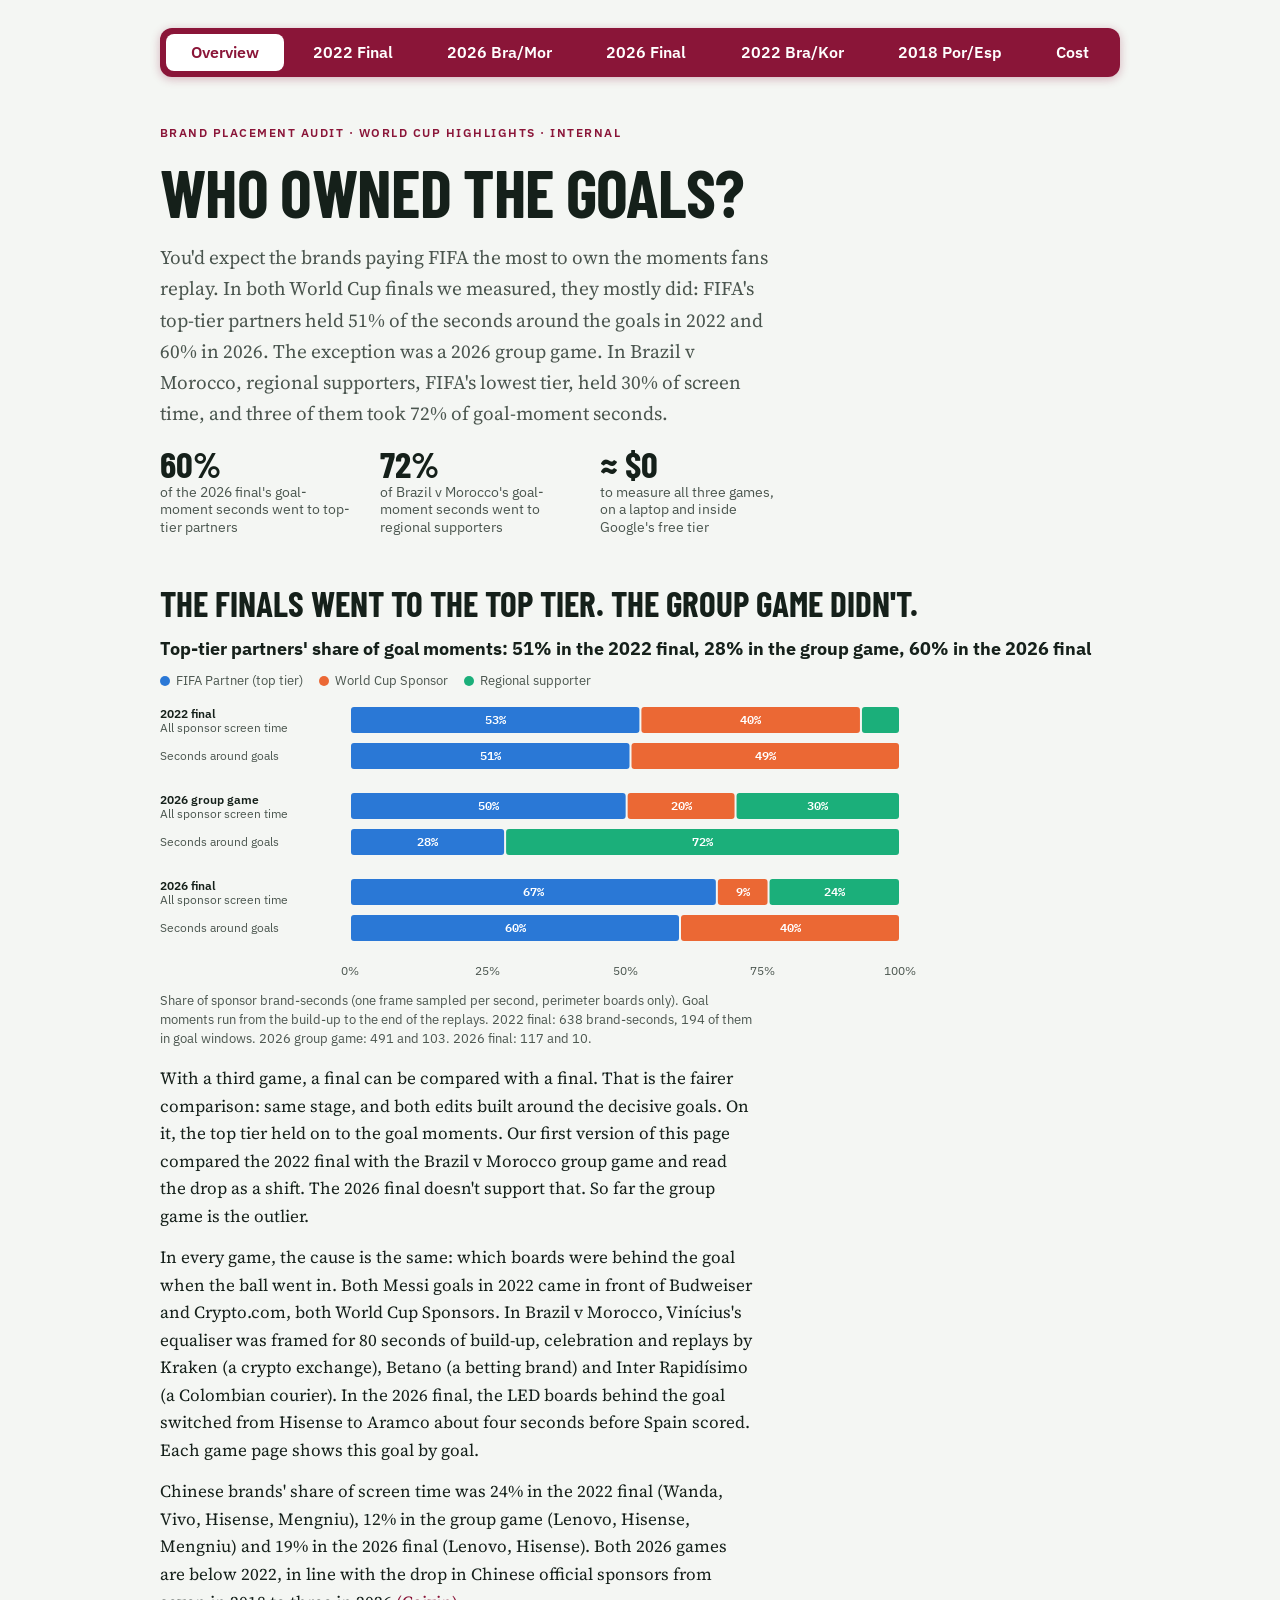
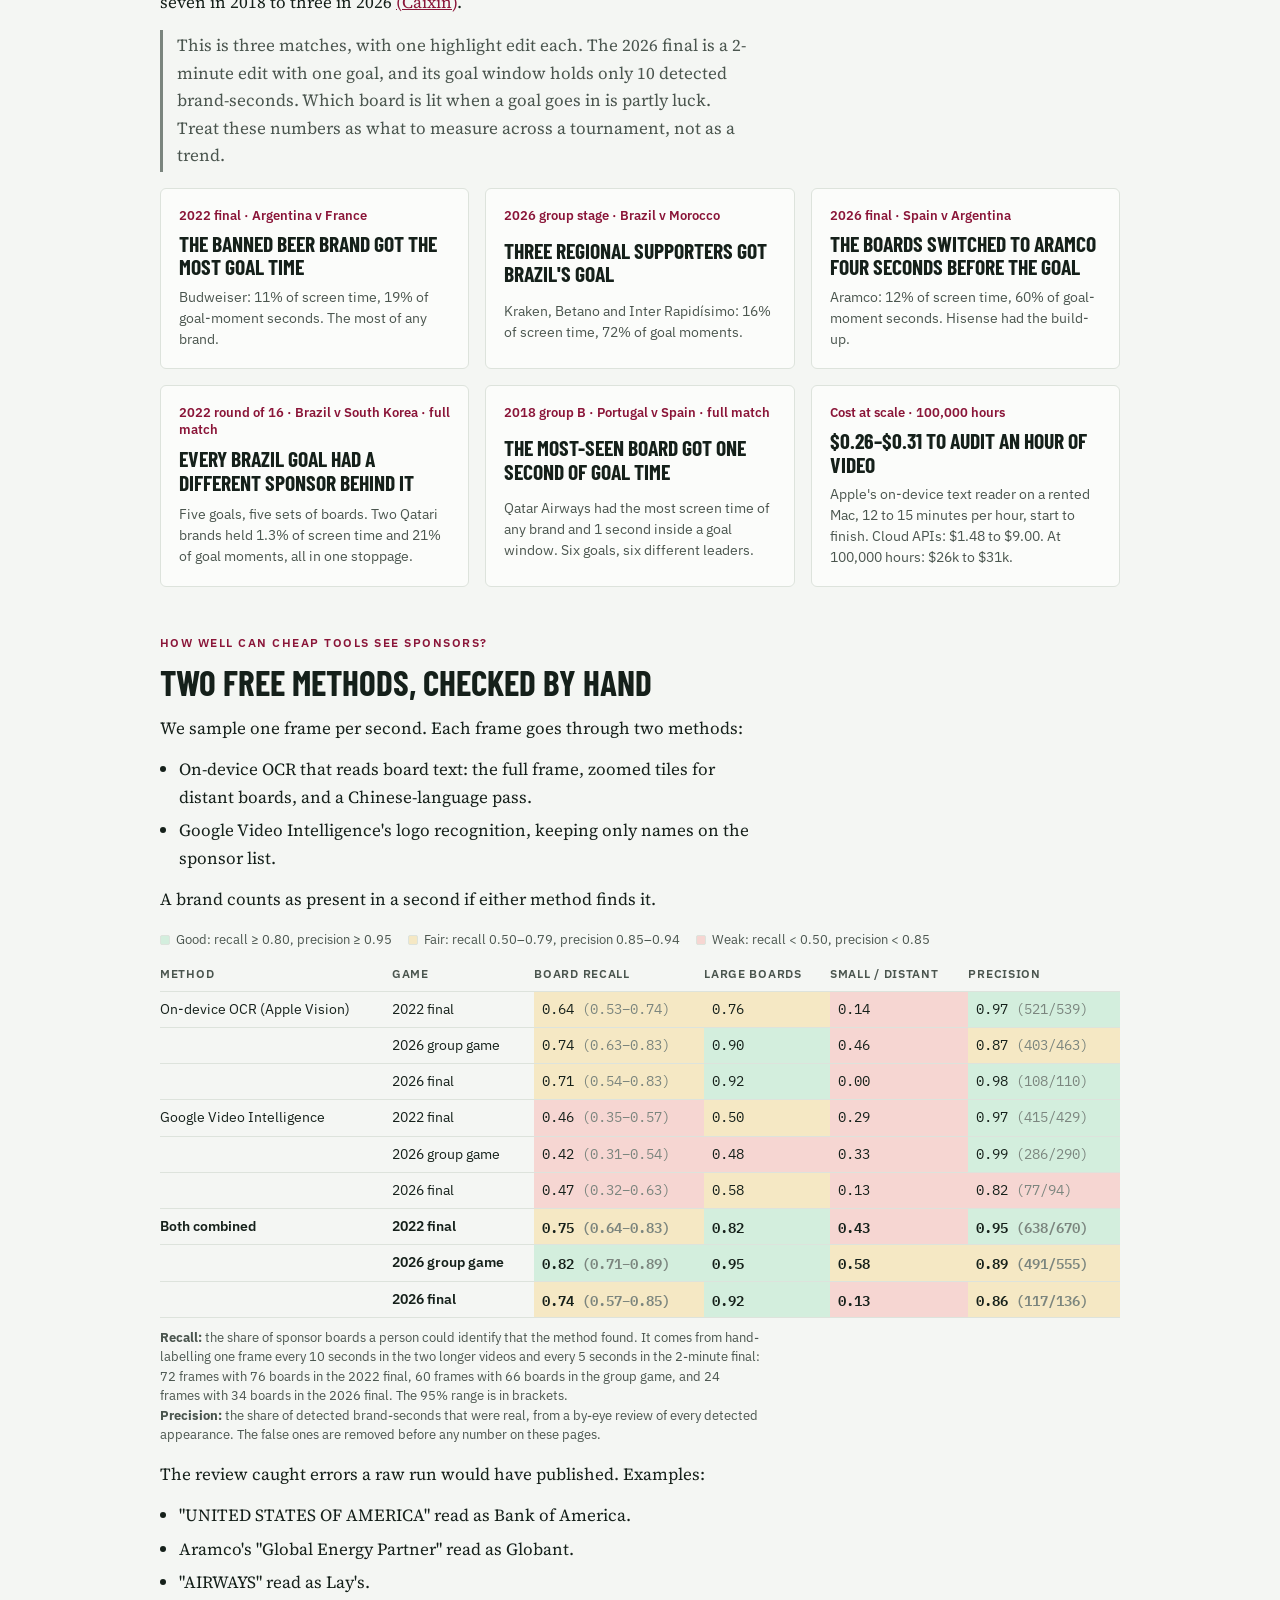
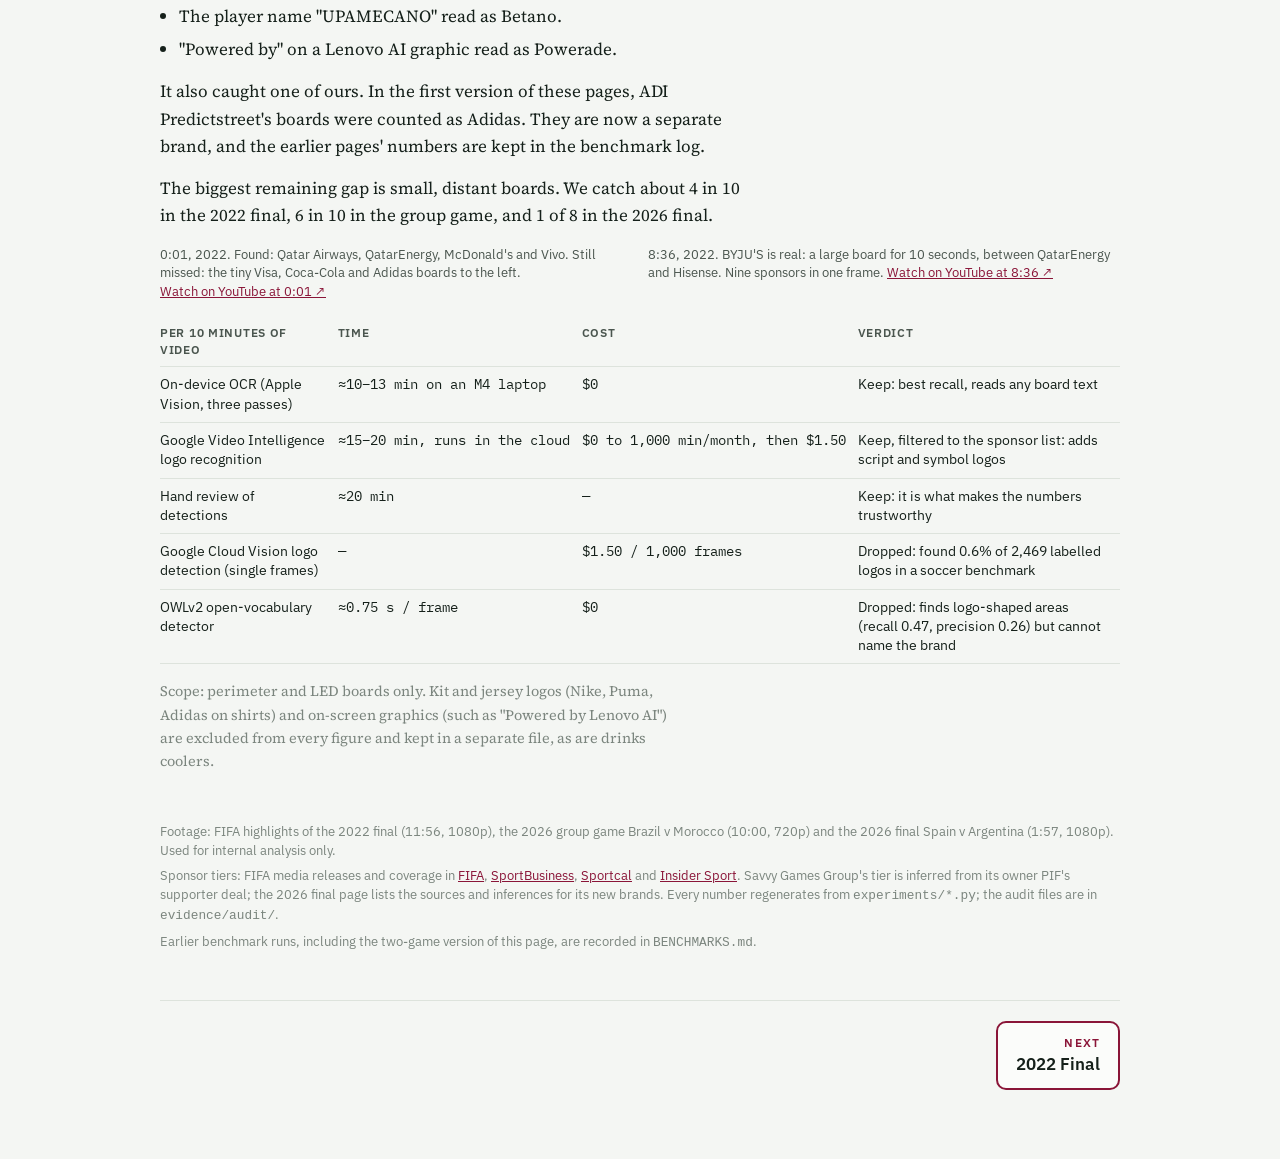
<file: docs/index.html>
<!doctype html>
<html lang="en">
<head>
<meta charset="utf-8">
<meta name="viewport" content="width=device-width, initial-scale=1, viewport-fit=cover">
<title>Who Owned the Goals?</title>
<link rel="preconnect" href="https://fonts.googleapis.com">
<link rel="preconnect" href="https://fonts.gstatic.com" crossorigin>
<link rel="stylesheet" href="https://fonts.googleapis.com/css2?family=Barlow+Condensed:wght@600;700&family=IBM+Plex+Mono:wght@500&family=IBM+Plex+Sans:wght@400;600&family=Source+Serif+4:opsz,wght@8..60,400;8..60,600&display=swap">
<link rel="stylesheet" href="style.css">
<style>html, body { margin: 0; } img { max-width: 100%; } [hidden] { display: none !important; }</style>
</head>
<body>
<main class="wrap" data-page="landing">

  <nav class="top" aria-label="Pages">
    <a href="index.html" aria-current="page">Overview</a>
    <a href="game-2022.html">2022 Final</a>
    <a href="game-2026.html">2026 Bra/Mor</a>
    <a href="game-2026-final.html">2026 Final</a>
    <a href="game-full-bra.html">2022 Bra/Kor</a>
    <a href="game-full-por.html">2018 Por/Esp</a>
    <a href="cost.html">Cost</a>
  </nav>

  <header class="hero">
    <p class="eyebrow">Brand placement audit · World Cup highlights · internal</p>
    <h1>Who owned the goals?</h1>
    <p class="dek">You'd expect the brands paying FIFA the most to own the moments fans replay. In both World Cup finals we measured, they mostly did: FIFA's top-tier partners held 51% of the seconds around the goals in 2022 and 60% in 2026. The exception was a 2026 group game. In Brazil v Morocco, regional supporters, FIFA's lowest tier, held 30% of screen time, and three of them took 72% of goal-moment seconds.</p>
    <div class="stats">
      <div class="stat"><b class="num">60%</b><span>of the 2026 final's goal-moment seconds went to top-tier partners</span></div>
      <div class="stat"><b class="num">72%</b><span>of Brazil v Morocco's goal-moment seconds went to regional supporters</span></div>
      <div class="stat"><b class="num">≈ $0</b><span>to measure all three games, on a laptop and inside Google's free tier</span></div>
    </div>
  </header>

  <section aria-labelledby="tiers-h">
    <h2 id="tiers-h" class="col">The finals went to the top tier. The group game didn't.</h2>
    <figure>
      <div class="fig-title">Top-tier partners' share of goal moments: 51% in the 2022 final, 28% in the group game, 60% in the 2026 final</div>
      <div class="legend"><span><i style="background:var(--t1)"></i>FIFA Partner (top tier)</span><span><i style="background:var(--t2)"></i>World Cup Sponsor</span><span><i style="background:var(--t3)"></i>Regional supporter</span></div>
      <div class="chart" id="tiers"></div>
      <figcaption>Share of sponsor brand-seconds (one frame sampled per second, perimeter boards only). Goal moments run from the build-up to the end of the replays. 2022 final: 638 brand-seconds, 194 of them in goal windows. 2026 group game: 491 and 103. 2026 final: 117 and 10.</figcaption>
    </figure>
    <div class="col">
      <p>With a third game, a final can be compared with a final. That is the fairer comparison: same stage, and both edits built around the decisive goals. On it, the top tier held on to the goal moments. Our first version of this page compared the 2022 final with the Brazil v Morocco group game and read the drop as a shift. The 2026 final doesn't support that. So far the group game is the outlier.</p>
      <p>In every game, the cause is the same: which boards were behind the goal when the ball went in. Both Messi goals in 2022 came in front of Budweiser and Crypto.com, both World Cup Sponsors. In Brazil v Morocco, Vinícius's equaliser was framed for 80 seconds of build-up, celebration and replays by Kraken (a crypto exchange), Betano (a betting brand) and Inter Rapidísimo (a Colombian courier). In the 2026 final, the LED boards behind the goal switched from Hisense to Aramco about four seconds before Spain scored. Each game page shows this goal by goal.</p>
      <p>Chinese brands' share of screen time was 24% in the 2022 final (Wanda, Vivo, Hisense, Mengniu), 12% in the group game (Lenovo, Hisense, Mengniu) and 19% in the 2026 final (Lenovo, Hisense). Both 2026 games are below 2022, in line with the drop in Chinese official sponsors from seven in 2018 to three in 2026 <a href="https://www.caixinglobal.com/2026-07-07/in-depth-chinese-brands-tear-up-playbook-for-world-cup-sponsorship-102461691.html" target="_blank" rel="noopener">(Caixin)</a>.</p>
      <p class="caveat">This is three matches, with one highlight edit each. The 2026 final is a 2-minute edit with one goal, and its goal window holds only 10 detected brand-seconds. Which board is lit when a goal goes in is partly luck. Treat these numbers as what to measure across a tournament, not as a trend.</p>
    </div>
    <div class="cards">
      <a class="card" href="game-2022.html"><em>2022 final · Argentina v France</em><b>The banned beer brand got the most goal time</b><span>Budweiser: 11% of screen time, 19% of goal-moment seconds. The most of any brand.</span></a>
      <a class="card" href="game-2026.html"><em>2026 group stage · Brazil v Morocco</em><b>Three regional supporters got Brazil's goal</b><span>Kraken, Betano and Inter Rapidísimo: 16% of screen time, 72% of goal moments.</span></a>
      <a class="card" href="game-2026-final.html"><em>2026 final · Spain v Argentina</em><b>The boards switched to Aramco four seconds before the goal</b><span>Aramco: 12% of screen time, 60% of goal-moment seconds. Hisense had the build-up.</span></a>
      <a class="card" href="game-full-bra.html"><em>2022 round of 16 · Brazil v South Korea · full match</em><b>Every Brazil goal had a different sponsor behind it</b><span>Five goals, five sets of boards. Two Qatari brands held 1.3% of screen time and 21% of goal moments, all in one stoppage.</span></a>
      <a class="card" href="game-full-por.html"><em>2018 group B · Portugal v Spain · full match</em><b>The most-seen board got one second of goal time</b><span>Qatar Airways had the most screen time of any brand and 1 second inside a goal window. Six goals, six different leaders.</span></a>
      <a class="card" href="cost.html"><em>Cost at scale · 100,000 hours</em><b>$0.26–$0.31 to audit an hour of video</b><span>Apple's on-device text reader on a rented Mac, 12 to 15 minutes per hour, start to finish. Cloud APIs: $1.48 to $9.00. At 100,000 hours: $26k to $31k.</span></a>
    </div>
  </section>

  <section aria-labelledby="acc-h">
    <div class="col">
      <p class="eyebrow">How well can cheap tools see sponsors?</p>
      <h2 id="acc-h">Two free methods, checked by hand</h2>
      <p>We sample one frame per second. Each frame goes through two methods:</p>
      <ul class="plain">
        <li>On-device OCR that reads board text: the full frame, zoomed tiles for distant boards, and a Chinese-language pass.</li>
        <li>Google Video Intelligence's logo recognition, keeping only names on the sponsor list.</li>
      </ul>
      <p>A brand counts as present in a second if either method finds it.</p>
    </div>
    <figure>
      <div class="legend"><span><i class="sq" style="background:var(--q-good)"></i>Good: recall ≥ 0.80, precision ≥ 0.95</span><span><i class="sq" style="background:var(--q-fair)"></i>Fair: recall 0.50–0.79, precision 0.85–0.94</span><span><i class="sq" style="background:var(--q-weak)"></i>Weak: recall &lt; 0.50, precision &lt; 0.85</span></div>
      <div class="table-wrap" id="accuracy"></div>
      <figcaption>
        <strong>Recall:</strong> the share of sponsor boards a person could identify that the method found. It comes from hand-labelling one frame every 10 seconds in the two longer videos and every 5 seconds in the 2-minute final: 72 frames with 76 boards in the 2022 final, 60 frames with 66 boards in the group game, and 24 frames with 34 boards in the 2026 final. The 95% range is in brackets.<br>
        <strong>Precision:</strong> the share of detected brand-seconds that were real, from a by-eye review of every detected appearance. The false ones are removed before any number on these pages.
      </figcaption>
    </figure>
    <div class="col">
      <p>The review caught errors a raw run would have published. Examples:</p>
      <ul class="plain">
        <li>"UNITED STATES OF AMERICA" read as Bank of America.</li>
        <li>Aramco's "Global Energy Partner" read as Globant.</li>
        <li>"AIRWAYS" read as Lay's.</li>
        <li>The player name "UPAMECANO" read as Betano.</li>
        <li>"Powered by" on a Lenovo AI graphic read as Powerade.</li>
      </ul>
      <p>It also caught one of ours. In the first version of these pages, ADI Predictstreet's boards were counted as Adidas. They are now a separate brand, and the earlier pages' numbers are kept in the benchmark log.</p>
      <p>The biggest remaining gap is small, distant boards. We catch about 4 in 10 in the 2022 final, 6 in 10 in the group game, and 1 of 8 in the 2026 final.</p>
    </div>
    <div class="frames">
      <figure data-yt="agrGb25mJzs" data-t="1"><figcaption>0:01, 2022. Found: Qatar Airways, QatarEnergy, McDonald's and Vivo. Still missed: the tiny Visa, Coca-Cola and Adidas boards to the left. <a class="yt" href="https://www.youtube.com/watch?v=agrGb25mJzs&t=1s" target="_blank" rel="noopener">Watch on YouTube at 0:01 ↗</a></figcaption></figure>
      <figure data-yt="agrGb25mJzs" data-t="516"><figcaption>8:36, 2022. BYJU'S is real: a large board for 10 seconds, between QatarEnergy and Hisense. Nine sponsors in one frame. <a class="yt" href="https://www.youtube.com/watch?v=agrGb25mJzs&t=516s" target="_blank" rel="noopener">Watch on YouTube at 8:36 ↗</a></figcaption></figure>
    </div>
    <div class="table-wrap">
      <table>
        <thead><tr><th>Per 10 minutes of video</th><th>Time</th><th>Cost</th><th>Verdict</th></tr></thead>
        <tbody>
          <tr><td>On-device OCR (Apple Vision, three passes)</td><td class="n">≈10–13 min on an M4 laptop</td><td class="n">$0</td><td>Keep: best recall, reads any board text</td></tr>
          <tr><td>Google Video Intelligence logo recognition</td><td class="n">≈15–20 min, runs in the cloud</td><td class="n">$0 to 1,000 min/month, then $1.50</td><td>Keep, filtered to the sponsor list: adds script and symbol logos</td></tr>
          <tr><td>Hand review of detections</td><td class="n">≈20 min</td><td class="n">—</td><td>Keep: it is what makes the numbers trustworthy</td></tr>
          <tr><td>Google Cloud Vision logo detection (single frames)</td><td class="n">—</td><td class="n">$1.50 / 1,000 frames</td><td>Dropped: found 0.6% of 2,469 labelled logos in a soccer benchmark</td></tr>
          <tr><td>OWLv2 open-vocabulary detector</td><td class="n">≈0.75 s / frame</td><td class="n">$0</td><td>Dropped: finds logo-shaped areas (recall 0.47, precision 0.26) but cannot name the brand</td></tr>
        </tbody>
      </table>
    </div>
    <p class="col muted" style="font-size:.9rem">Scope: perimeter and LED boards only. Kit and jersey logos (Nike, Puma, Adidas on shirts) and on-screen graphics (such as "Powered by Lenovo AI") are excluded from every figure and kept in a separate file, as are drinks coolers.</p>
  </section>

  <footer>
    <p>Footage: FIFA highlights of the 2022 final (11:56, 1080p), the 2026 group game Brazil v Morocco (10:00, 720p) and the 2026 final Spain v Argentina (1:57, 1080p). Used for internal analysis only.</p>
    <p>Sponsor tiers: FIFA media releases and coverage in <a href="https://www.fifa.com/media-releases/nubank-official-regional-supporter-of-fifa-world-cup-2022" target="_blank" rel="noopener">FIFA</a>, <a href="https://sponsorship.sportbusiness.com/news/inter-rapidisimo-signs-up-as-qatar-2022-regional-supporter/" target="_blank" rel="noopener">SportBusiness</a>, <a href="https://www.sportcal.com/news/fifa-adds-valvoline-as-regional-world-cup-sponsor/" target="_blank" rel="noopener">Sportcal</a> and <a href="https://insidersport.com/2024/09/17/fifa-world-cup-2026-partnerships/" target="_blank" rel="noopener">Insider Sport</a>. Savvy Games Group's tier is inferred from its owner PIF's supporter deal; the 2026 final page lists the sources and inferences for its new brands. Every number regenerates from <code>experiments/*.py</code>; the audit files are in <code>evidence/audit/</code>.</p>
    <p>Earlier benchmark runs, including the two-game version of this page, are recorded in <code>BENCHMARKS.md</code>.</p>
  </footer>
  <nav class="pager" aria-label="Previous and next page"><span></span><a class="next" href="game-2022.html"><span>Next</span>2022 Final</a></nav>
</main>
<script src="script.js"></script>
</body>
</html>
</file>
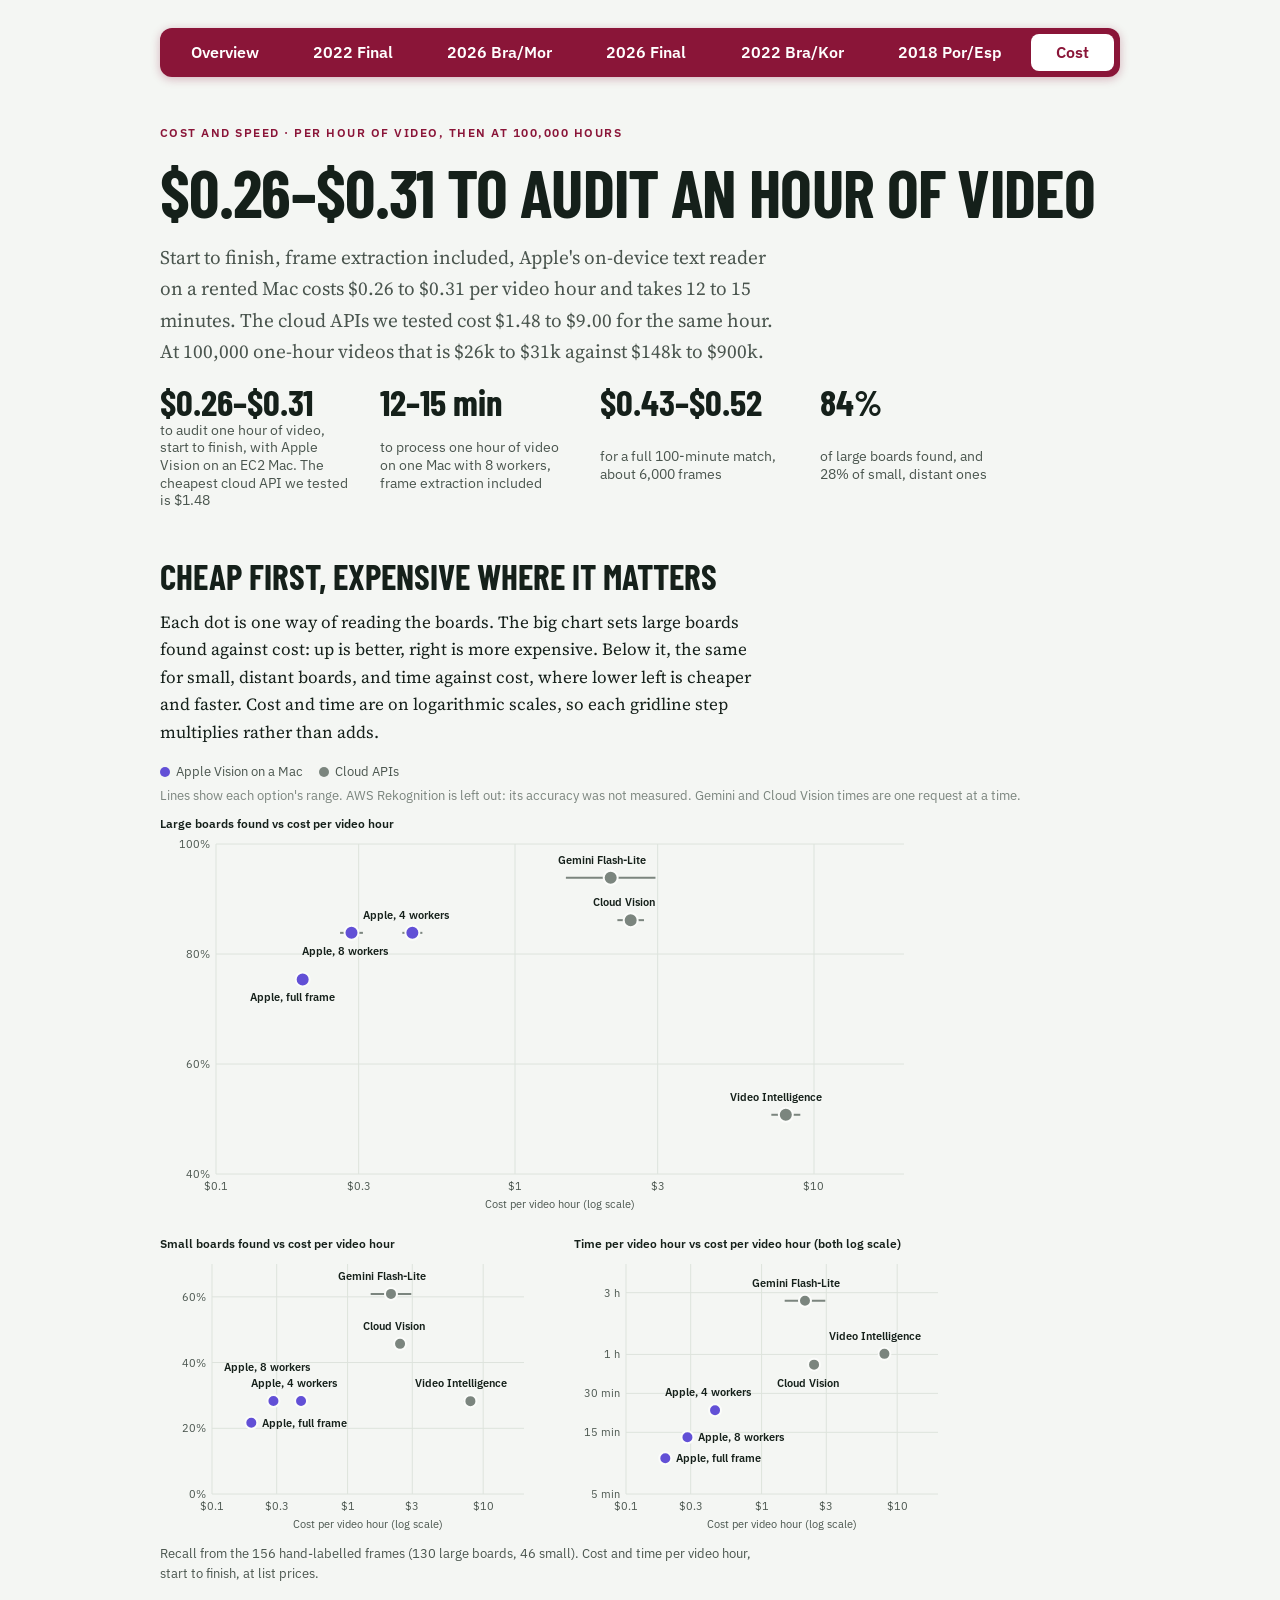
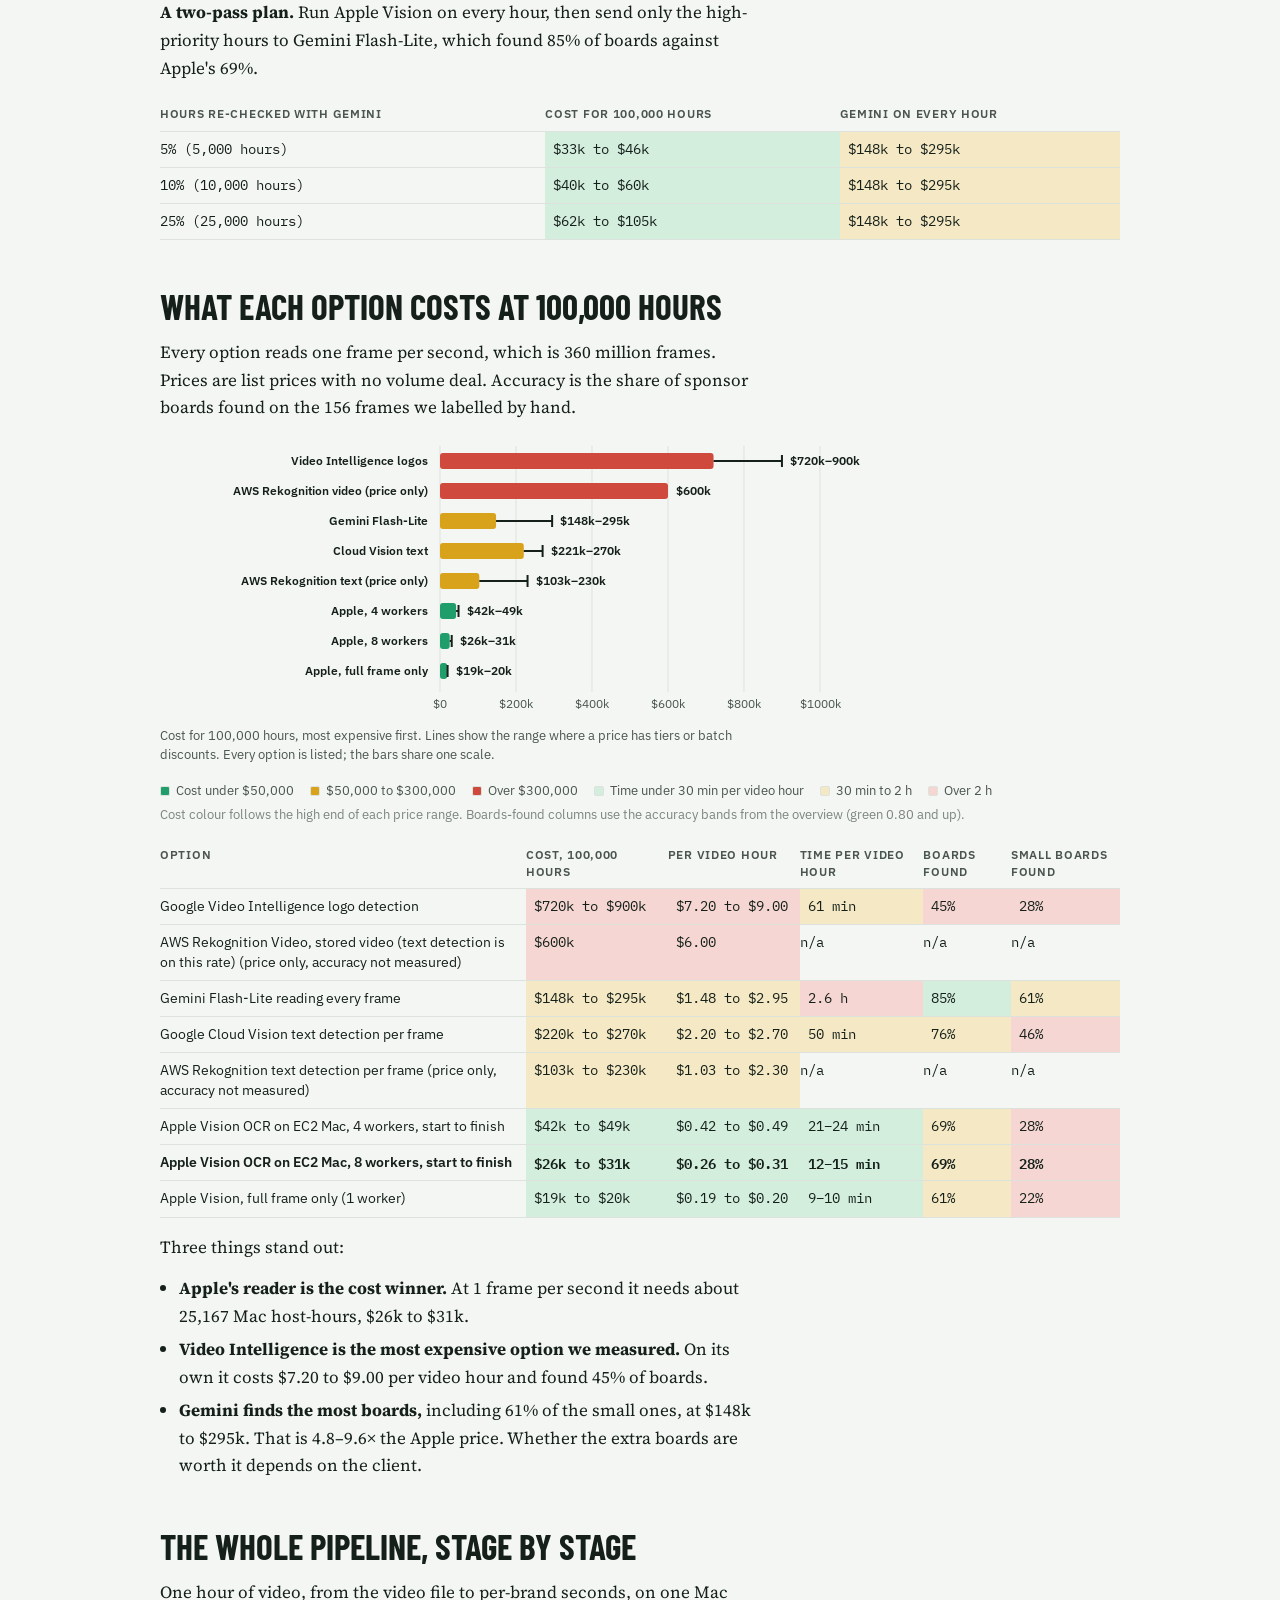
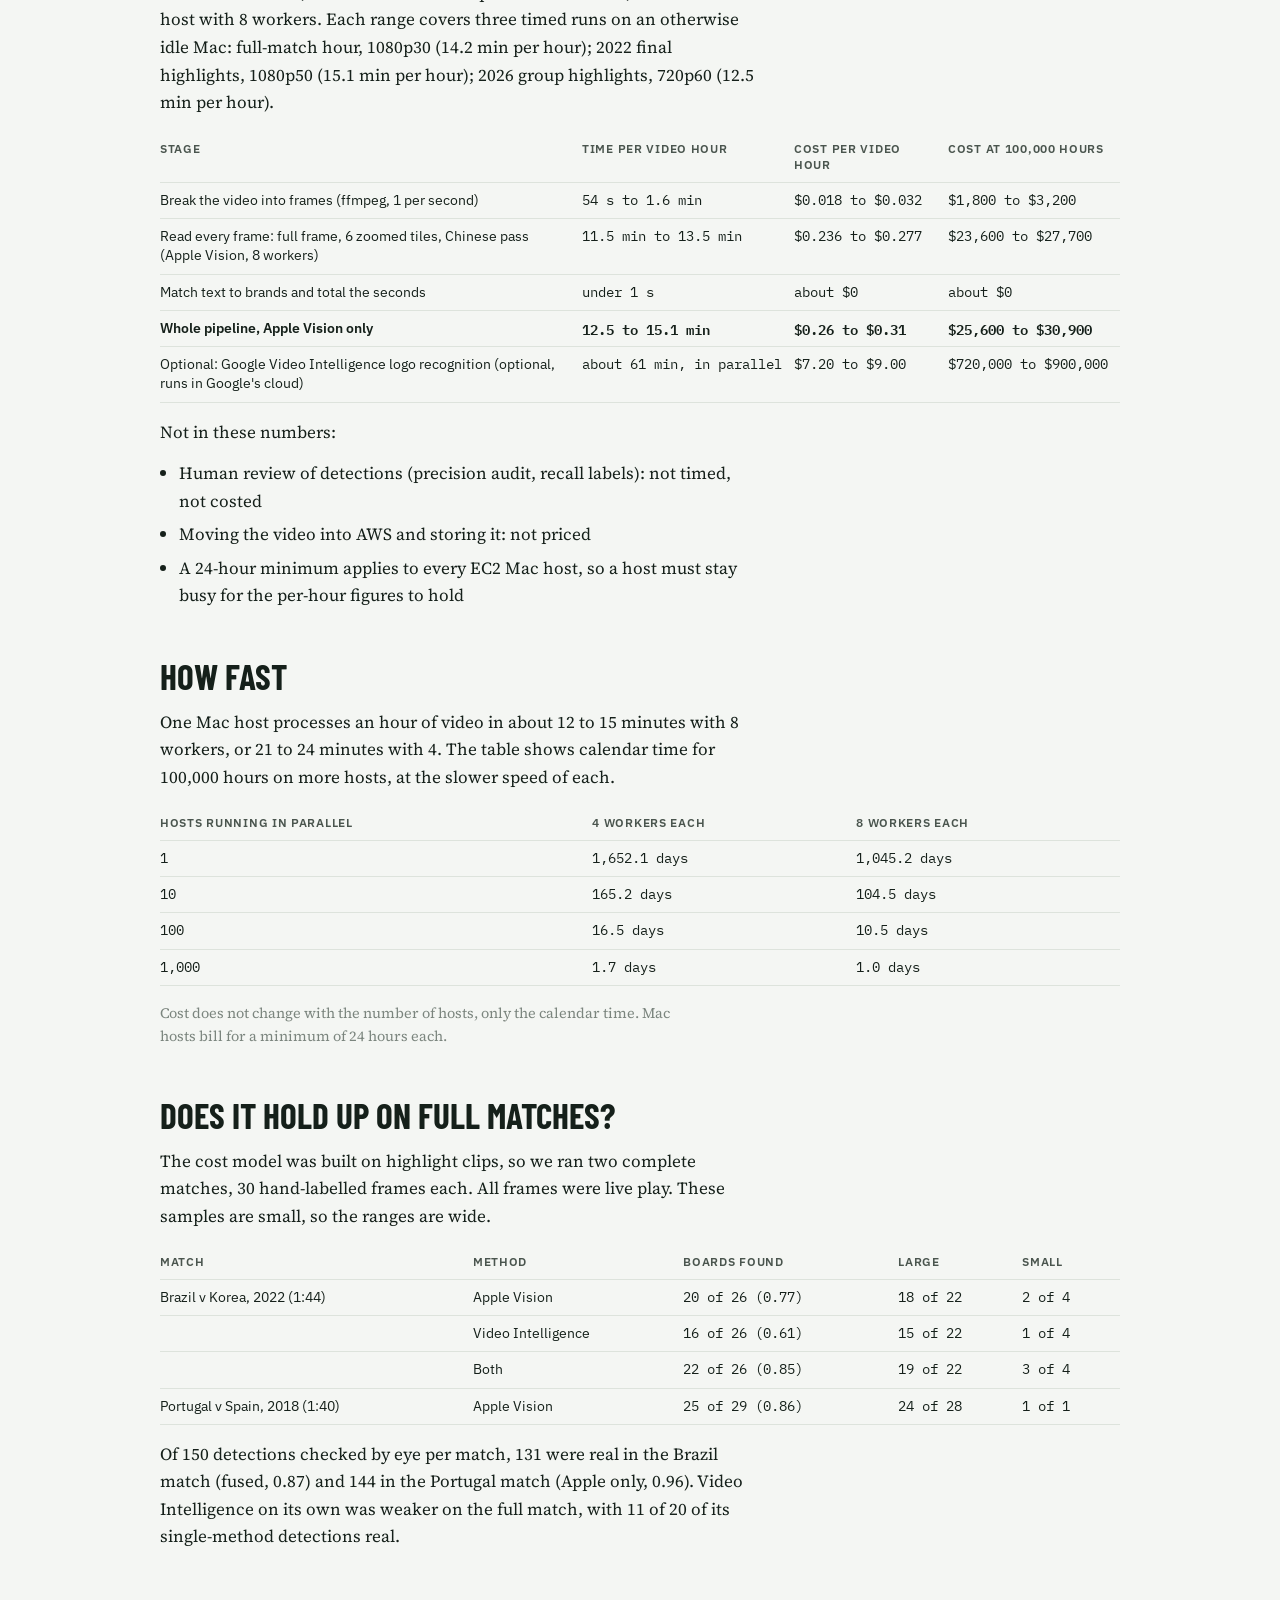
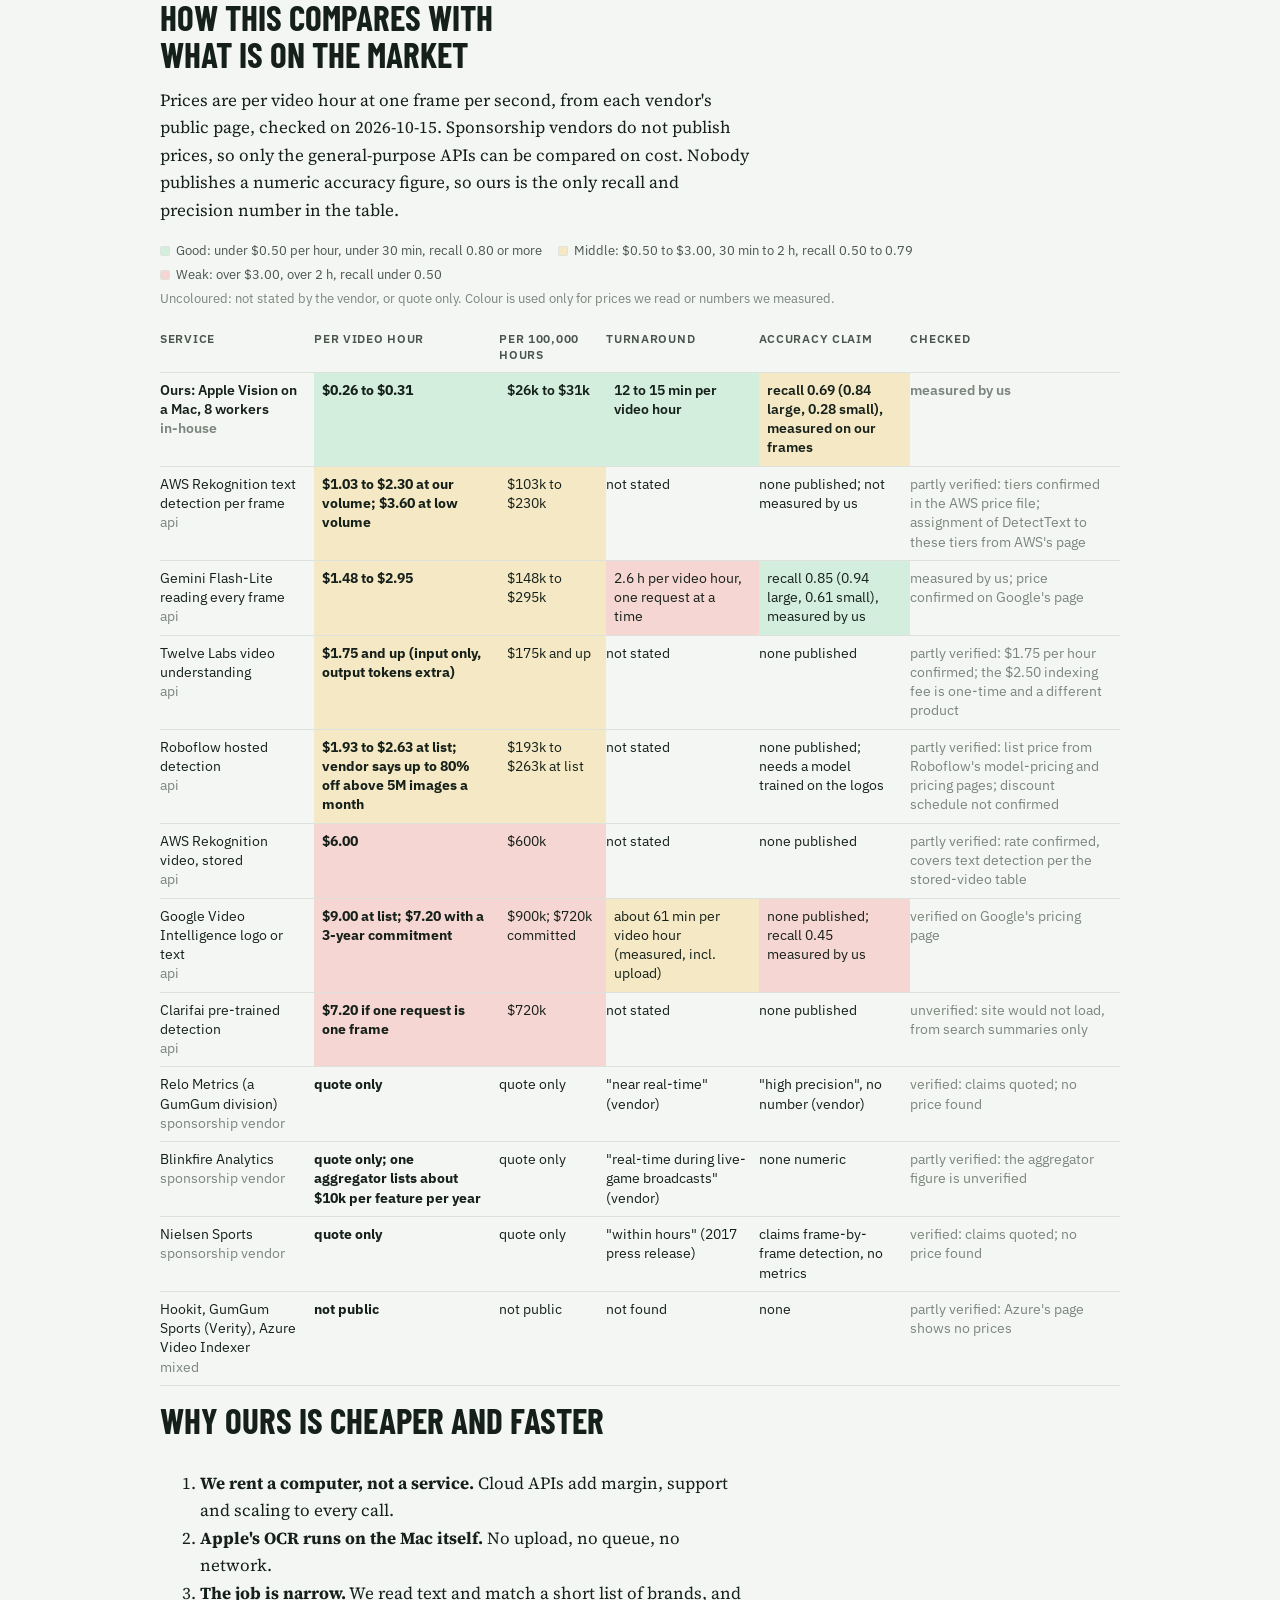
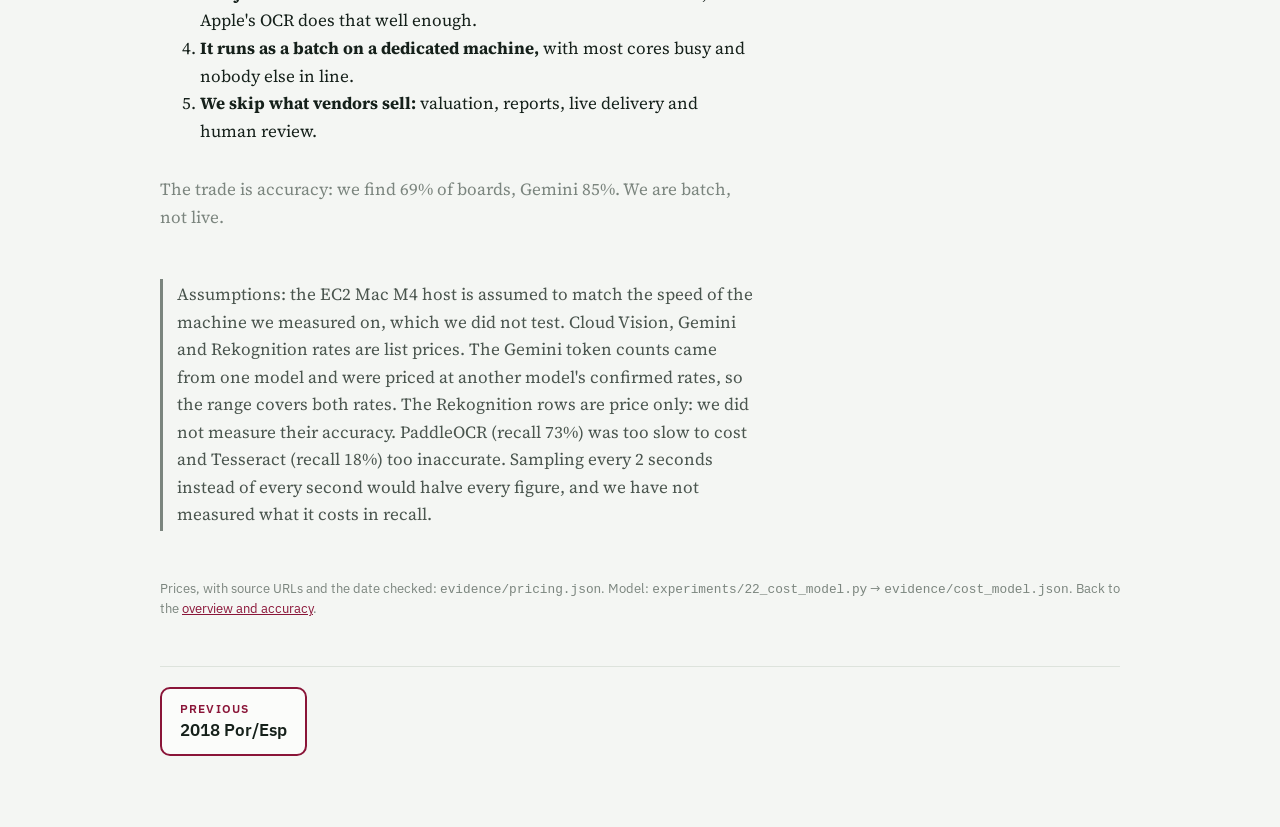
<file: docs/cost.html>
<!doctype html>
<html lang="en">
<head>
<meta charset="utf-8">
<meta name="viewport" content="width=device-width, initial-scale=1, viewport-fit=cover">
<title>Cost at Scale</title>
<link rel="preconnect" href="https://fonts.googleapis.com">
<link rel="preconnect" href="https://fonts.gstatic.com" crossorigin>
<link rel="stylesheet" href="https://fonts.googleapis.com/css2?family=Barlow+Condensed:wght@600;700&family=IBM+Plex+Mono:wght@500&family=IBM+Plex+Sans:wght@400;600&family=Source+Serif+4:opsz,wght@8..60,400;8..60,600&display=swap">
<link rel="stylesheet" href="style.css">
<style>html, body { margin: 0; } img { max-width: 100%; } [hidden] { display: none !important; } :root { padding-top: env(safe-area-inset-top, 0px); padding-bottom: env(safe-area-inset-bottom, 0px); }</style>
</head>
<body>
<main class="wrap" data-page="cost">

  <nav class="top" aria-label="Pages">
    <a href="index.html">Overview</a>
    <a href="game-2022.html">2022 Final</a>
    <a href="game-2026.html">2026 Bra/Mor</a>
    <a href="game-2026-final.html">2026 Final</a>
    <a href="game-full-bra.html">2022 Bra/Kor</a>
    <a href="game-full-por.html">2018 Por/Esp</a>
    <a href="cost.html" aria-current="page">Cost</a>
  </nav>

  <header class="hero">
    <p class="eyebrow">Cost and speed · per hour of video, then at 100,000 hours</p>
    <h1>$0.26–$0.31 to audit an hour of video</h1>
    <p class="dek">Start to finish, frame extraction included, Apple's on-device text reader on a rented Mac costs $0.26 to $0.31 per video hour and takes 12 to 15 minutes. The cloud APIs we tested cost $1.48 to $9.00 for the same hour. At 100,000 one-hour videos that is $26k to $31k against $148k to $900k.</p>
    <div class="stats">
      <div class="stat"><b class="num">$0.26–$0.31</b><span>to audit one hour of video, start to finish, with Apple Vision on an EC2 Mac. The cheapest cloud API we tested is $1.48</span></div>
      <div class="stat"><b class="num">12–15 min</b><span>to process one hour of video on one Mac with 8 workers, frame extraction included</span></div>
      <div class="stat"><b class="num">$0.43–$0.52</b><span>for a full 100-minute match, about 6,000 frames</span></div>
      <div class="stat"><b class="num">84%</b><span>of large boards found, and 28% of small, distant ones</span></div>
    </div>
  </header>

  <section aria-labelledby="c0">
    <div class="col">
      <h2 id="c0">Cheap first, expensive where it matters</h2>
      <p>Each dot is one way of reading the boards. The big chart sets large boards found against cost: up is better, right is more expensive. Below it, the same for small, distant boards, and time against cost, where lower left is cheaper and faster. Cost and time are on logarithmic scales, so each gridline step multiplies rather than adds.</p>
    </div>
    <figure>
      <div class="legend"><span><i style="background:var(--s2)"></i>Apple Vision on a Mac</span><span><i style="background:var(--s1)"></i>Cloud APIs</span><span class="muted">Lines show each option's range. AWS Rekognition is left out: its accuracy was not measured. Gemini and Cloud Vision times are one request at a time.</span></div>
      <div class="chart-grid" id="scatter"></div>
      <figcaption>Recall from the 156 hand-labelled frames (130 large boards, 46 small). Cost and time per video hour, start to finish, at list prices.</figcaption>
    </figure>
    <div class="col">
      <p><strong>A two-pass plan.</strong> Run Apple Vision on every hour, then send only the high-priority hours to Gemini Flash-Lite, which found 85% of boards against Apple's 69%.</p>
    </div>
    <div class="table-wrap"><table>
      <thead><tr><th>Hours re-checked with Gemini</th><th>Cost for 100,000 hours</th><th>Gemini on every hour</th></tr></thead>
      <tbody><tr><td class="n">5% (5,000 hours)</td><td class="n q-good">$33k to $46k</td><td class="n q-fair">$148k to $295k</td></tr><tr><td class="n">10% (10,000 hours)</td><td class="n q-good">$40k to $60k</td><td class="n q-fair">$148k to $295k</td></tr><tr><td class="n">25% (25,000 hours)</td><td class="n q-good">$62k to $105k</td><td class="n q-fair">$148k to $295k</td></tr></tbody>
    </table></div>
  </section>

  <section aria-labelledby="c1">
    <div class="col">
      <h2 id="c1">What each option costs at 100,000 hours</h2>
      <p>Every option reads one frame per second, which is 360 million frames. Prices are list prices with no volume deal. Accuracy is the share of sponsor boards found on the 156 frames we labelled by hand.</p>
    </div>
    <figure>
      <div class="chart" id="costbars"></div>
      <figcaption>Cost for 100,000 hours, most expensive first. Lines show the range where a price has tiers or batch discounts. Every option is listed; the bars share one scale.</figcaption>
    </figure>
    <div class="legend"><span><i class="sq" style="background:var(--bar-good)"></i>Cost under $50,000</span><span><i class="sq" style="background:var(--bar-fair)"></i>$50,000 to $300,000</span><span><i class="sq" style="background:var(--bar-weak)"></i>Over $300,000</span><span><i class="sq" style="background:var(--q-good)"></i>Time under 30 min per video hour</span><span><i class="sq" style="background:var(--q-fair)"></i>30 min to 2 h</span><span><i class="sq" style="background:var(--q-weak)"></i>Over 2 h</span><span class="muted">Cost colour follows the high end of each price range. Boards-found columns use the accuracy bands from the overview (green 0.80 and up).</span></div>
    <div class="table-wrap"><table>
      <thead><tr><th>Option</th><th>Cost, 100,000 hours</th><th>Per video hour</th><th>Time per video hour</th><th>Boards found</th><th>Small boards found</th></tr></thead>
      <tbody><tr><td>Google Video Intelligence logo detection</td><td class="n q-weak">$720k to $900k</td><td class="n q-weak">$7.20 to $9.00</td><td class="n q-fair" title="upload plus Google processing, measured on one 104-minute match; our short clips ran slower per minute">61 min</td><td class="n q-weak">45%</td><td class="n q-weak">28%</td></tr><tr><td>AWS Rekognition Video, stored video (text detection is on this rate) (price only, accuracy not measured)</td><td class="n q-weak">$600k</td><td class="n q-weak">$6.00</td><td class="n" title="not measured">n/a</td><td class="n">n/a</td><td class="n">n/a</td></tr><tr><td>Gemini Flash-Lite reading every frame</td><td class="n q-fair">$148k to $295k</td><td class="n q-fair">$1.48 to $2.95</td><td class="n q-weak" title="one request at a time at the measured 2.6 s per frame; parallel requests would cut this, not measured">2.6 h</td><td class="n q-good">85%</td><td class="n q-fair">61%</td></tr><tr><td>Google Cloud Vision text detection per frame</td><td class="n q-fair">$220k to $270k</td><td class="n q-fair">$2.20 to $2.70</td><td class="n q-fair" title="one request at a time at the measured 0.83 s per frame; parallel requests would cut this, not measured">50 min</td><td class="n q-fair">76%</td><td class="n q-weak">46%</td></tr><tr><td>AWS Rekognition text detection per frame (price only, accuracy not measured)</td><td class="n q-fair">$103k to $230k</td><td class="n q-fair">$1.03 to $2.30</td><td class="n" title="not measured">n/a</td><td class="n">n/a</td><td class="n">n/a</td></tr><tr><td>Apple Vision OCR on EC2 Mac, 4 workers, start to finish</td><td class="n q-good">$42k to $49k</td><td class="n q-good">$0.42 to $0.49</td><td class="n q-good" title="one Mac host, 4 workers, measured on two full matches">21–24 min</td><td class="n q-fair">69%</td><td class="n q-weak">28%</td></tr><tr class=strong><td>Apple Vision OCR on EC2 Mac, 8 workers, start to finish</td><td class="n q-good">$26k to $31k</td><td class="n q-good">$0.26 to $0.31</td><td class="n q-good" title="one Mac host, 8 workers, measured on 300 frames">12–15 min</td><td class="n q-fair">69%</td><td class="n q-weak">28%</td></tr><tr><td>Apple Vision, full frame only (1 worker)</td><td class="n q-good">$19k to $20k</td><td class="n q-good">$0.19 to $0.20</td><td class="n q-good" title="one process, measured per frame">9–10 min</td><td class="n q-fair">61%</td><td class="n q-weak">22%</td></tr></tbody>
    </table></div>
    <div class="col">
      <p>Three things stand out:</p>
      <ul class="plain">
        <li><strong>Apple's reader is the cost winner.</strong> At 1 frame per second it needs about 25,167 Mac host-hours, $26k to $31k.</li>
        <li><strong>Video Intelligence is the most expensive option we measured.</strong> On its own it costs $7.20 to $9.00 per video hour and found 45% of boards.</li>
        <li><strong>Gemini finds the most boards,</strong> including 61% of the small ones, at $148k to $295k. That is 4.8–9.6× the Apple price. Whether the extra boards are worth it depends on the client.</li>
      </ul>
    </div>
  </section>

  <section aria-labelledby="c1b">
    <div class="col">
      <h2 id="c1b">The whole pipeline, stage by stage</h2>
      <p>One hour of video, from the video file to per-brand seconds, on one Mac host with 8 workers. Each range covers three timed runs on an otherwise idle Mac: full-match hour, 1080p30 (14.2 min per hour); 2022 final highlights, 1080p50 (15.1 min per hour); 2026 group highlights, 720p60 (12.5 min per hour).</p>
    </div>
    <div class="table-wrap"><table>
      <thead><tr><th>Stage</th><th>Time per video hour</th><th>Cost per video hour</th><th>Cost at 100,000 hours</th></tr></thead>
      <tbody><tr><td>Break the video into frames (ffmpeg, 1 per second)</td><td class="n">54 s to 1.6 min</td><td class="n">$0.018 to $0.032</td><td class="n">$1,800 to $3,200</td></tr><tr><td>Read every frame: full frame, 6 zoomed tiles, Chinese pass (Apple Vision, 8 workers)</td><td class="n">11.5 min to 13.5 min</td><td class="n">$0.236 to $0.277</td><td class="n">$23,600 to $27,700</td></tr><tr><td>Match text to brands and total the seconds</td><td class="n">under 1 s</td><td class="n">about $0</td><td class="n">about $0</td></tr><tr class="strong"><td>Whole pipeline, Apple Vision only</td><td class="n">12.5 to 15.1 min</td><td class="n">$0.26 to $0.31</td><td class="n">$25,600 to $30,900</td></tr><tr><td>Optional: Google Video Intelligence logo recognition (optional, runs in Google's cloud)</td><td class="n">about 61 min, in parallel</td><td class="n">$7.20 to $9.00</td><td class="n">$720,000 to $900,000</td></tr></tbody>
    </table></div>
    <div class="col">
      <p>Not in these numbers:</p>
      <ul class="plain"><li>Human review of detections (precision audit, recall labels): not timed, not costed</li><li>Moving the video into AWS and storing it: not priced</li><li>A 24-hour minimum applies to every EC2 Mac host, so a host must stay busy for the per-hour figures to hold</li></ul>
    </div>
  </section>

  <section aria-labelledby="c2">
    <div class="col">
      <h2 id="c2">How fast</h2>
      <p>One Mac host processes an hour of video in about 12 to 15 minutes with 8 workers, or 21 to 24 minutes with 4. The table shows calendar time for 100,000 hours on more hosts, at the slower speed of each.</p>
    </div>
    <div class="table-wrap"><table>
      <thead><tr><th>Hosts running in parallel</th><th>4 workers each</th><th>8 workers each</th></tr></thead>
      <tbody><tr><td class="n">1</td><td class="n">1,652.1 days</td><td class="n">1,045.2 days</td></tr><tr><td class="n">10</td><td class="n">165.2 days</td><td class="n">104.5 days</td></tr><tr><td class="n">100</td><td class="n">16.5 days</td><td class="n">10.5 days</td></tr><tr><td class="n">1,000</td><td class="n">1.7 days</td><td class="n">1.0 days</td></tr></tbody>
    </table></div>
    <p class="col muted" style="font-size:.9rem">Cost does not change with the number of hosts, only the calendar time. Mac hosts bill for a minimum of 24 hours each.</p>
  </section>

  <section aria-labelledby="c3">
    <div class="col">
      <h2 id="c3">Does it hold up on full matches?</h2>
      <p>The cost model was built on highlight clips, so we ran two complete matches, 30 hand-labelled frames each. All frames were live play. These samples are small, so the ranges are wide.</p>
    </div>
    <div class="table-wrap"><table>
      <thead><tr><th>Match</th><th>Method</th><th>Boards found</th><th>Large</th><th>Small</th></tr></thead>
      <tbody><tr><td>Brazil v Korea, 2022 (1:44)</td><td>Apple Vision</td><td class="n">20 of 26 (0.77)</td><td class="n">18 of 22</td><td class="n">2 of 4</td></tr><tr><td></td><td>Video Intelligence</td><td class="n">16 of 26 (0.61)</td><td class="n">15 of 22</td><td class="n">1 of 4</td></tr><tr><td></td><td>Both</td><td class="n">22 of 26 (0.85)</td><td class="n">19 of 22</td><td class="n">3 of 4</td></tr><tr><td>Portugal v Spain, 2018 (1:40)</td><td>Apple Vision</td><td class="n">25 of 29 (0.86)</td><td class="n">24 of 28</td><td class="n">1 of 1</td></tr></tbody>
    </table></div>
    <div class="col">
      <p>Of 150 detections checked by eye per match, 131 were real in the Brazil match (fused, 0.87) and 144 in the Portugal match (Apple only, 0.96). Video Intelligence on its own was weaker on the full match, with 11 of 20 of its single-method detections real.</p>
    </div>
  </section>

  <section aria-labelledby="c4">
    <div class="col">
      <h2 id="c4">How this compares with what is on the market</h2>
      <p>Prices are per video hour at one frame per second, from each vendor's public page, checked on 2026-10-15. Sponsorship vendors do not publish prices, so only the general-purpose APIs can be compared on cost. Nobody publishes a numeric accuracy figure, so ours is the only recall and precision number in the table.</p>
    </div>
    <div class="legend"><span><i class="sq" style="background:var(--q-good)"></i>Good: under $0.50 per hour, under 30 min, recall 0.80 or more</span><span><i class="sq" style="background:var(--q-fair)"></i>Middle: $0.50 to $3.00, 30 min to 2 h, recall 0.50 to 0.79</span><span><i class="sq" style="background:var(--q-weak)"></i>Weak: over $3.00, over 2 h, recall under 0.50</span><span class="muted">Uncoloured: not stated by the vendor, or quote only. Colour is used only for prices we read or numbers we measured.</span></div>
    <div class="table-wrap"><table>
      <thead><tr><th>Service</th><th>Per video hour</th><th>Per 100,000 hours</th><th>Turnaround</th><th>Accuracy claim</th><th>Checked</th></tr></thead>
      <tbody><tr class=strong><td>Ours: Apple Vision on a Mac, 8 workers<br><span class="muted">in-house</span></td><td class="q-good"><b>$0.26 to $0.31</b></td><td class="q-good">$26k to $31k</td><td class="q-good">12 to 15 min per video hour</td><td class="q-fair">recall 0.69 (0.84 large, 0.28 small), measured on our frames</td><td class="muted">measured by us</td></tr><tr><td>AWS Rekognition text detection per frame<br><span class="muted">api</span></td><td class="q-fair"><b>$1.03 to $2.30 at our volume; $3.60 at low volume</b></td><td class="q-fair">$103k to $230k</td><td class="">not stated</td><td class="">none published; not measured by us</td><td class="muted">partly verified: tiers confirmed in the AWS price file; assignment of DetectText to these tiers from AWS's page</td></tr><tr><td>Gemini Flash-Lite reading every frame<br><span class="muted">api</span></td><td class="q-fair"><b>$1.48 to $2.95</b></td><td class="q-fair">$148k to $295k</td><td class="q-weak">2.6 h per video hour, one request at a time</td><td class="q-good">recall 0.85 (0.94 large, 0.61 small), measured by us</td><td class="muted">measured by us; price confirmed on Google's page</td></tr><tr><td>Twelve Labs video understanding<br><span class="muted">api</span></td><td class="q-fair"><b>$1.75 and up (input only, output tokens extra)</b></td><td class="q-fair">$175k and up</td><td class="">not stated</td><td class="">none published</td><td class="muted">partly verified: $1.75 per hour confirmed; the $2.50 indexing fee is one-time and a different product</td></tr><tr><td>Roboflow hosted detection<br><span class="muted">api</span></td><td class="q-fair"><b>$1.93 to $2.63 at list; vendor says up to 80% off above 5M images a month</b></td><td class="q-fair">$193k to $263k at list</td><td class="">not stated</td><td class="">none published; needs a model trained on the logos</td><td class="muted">partly verified: list price from Roboflow's model-pricing and pricing pages; discount schedule not confirmed</td></tr><tr><td>AWS Rekognition video, stored<br><span class="muted">api</span></td><td class="q-weak"><b>$6.00</b></td><td class="q-weak">$600k</td><td class="">not stated</td><td class="">none published</td><td class="muted">partly verified: rate confirmed, covers text detection per the stored-video table</td></tr><tr><td>Google Video Intelligence logo or text<br><span class="muted">api</span></td><td class="q-weak"><b>$9.00 at list; $7.20 with a 3-year commitment</b></td><td class="q-weak">$900k; $720k committed</td><td class="q-fair">about 61 min per video hour (measured, incl. upload)</td><td class="q-weak">none published; recall 0.45 measured by us</td><td class="muted">verified on Google's pricing page</td></tr><tr><td>Clarifai pre-trained detection<br><span class="muted">api</span></td><td class="q-weak"><b>$7.20 if one request is one frame</b></td><td class="q-weak">$720k</td><td class="">not stated</td><td class="">none published</td><td class="muted">unverified: site would not load, from search summaries only</td></tr><tr><td>Relo Metrics (a GumGum division)<br><span class="muted">sponsorship vendor</span></td><td class=""><b>quote only</b></td><td class="">quote only</td><td class="">"near real-time" (vendor)</td><td class="">"high precision", no number (vendor)</td><td class="muted">verified: claims quoted; no price found</td></tr><tr><td>Blinkfire Analytics<br><span class="muted">sponsorship vendor</span></td><td class=""><b>quote only; one aggregator lists about $10k per feature per year</b></td><td class="">quote only</td><td class="">"real-time during live-game broadcasts" (vendor)</td><td class="">none numeric</td><td class="muted">partly verified: the aggregator figure is unverified</td></tr><tr><td>Nielsen Sports<br><span class="muted">sponsorship vendor</span></td><td class=""><b>quote only</b></td><td class="">quote only</td><td class="">"within hours" (2017 press release)</td><td class="">claims frame-by-frame detection, no metrics</td><td class="muted">verified: claims quoted; no price found</td></tr><tr><td>Hookit, GumGum Sports (Verity), Azure Video Indexer<br><span class="muted">mixed</span></td><td class=""><b>not public</b></td><td class="">not public</td><td class="">not found</td><td class="">none</td><td class="muted">partly verified: Azure's page shows no prices</td></tr></tbody>
    </table></div>
    <div class="col">
      <h2 id="c5">Why ours is cheaper and faster</h2>
      <ol class="plain">
        <li><strong>We rent a computer, not a service.</strong> Cloud APIs add margin, support and scaling to every call.</li>
        <li><strong>Apple's OCR runs on the Mac itself.</strong> No upload, no queue, no network.</li>
        <li><strong>The job is narrow.</strong> We read text and match a short list of brands, and Apple's OCR does that well enough.</li>
        <li><strong>It runs as a batch on a dedicated machine,</strong> with most cores busy and nobody else in line.</li>
        <li><strong>We skip what vendors sell:</strong> valuation, reports, live delivery and human review.</li>
      </ol>
      <p class="muted">The trade is accuracy: we find 69% of boards, Gemini 85%. We are batch, not live.</p>
    </div>
  </section>

  <p class="caveat col">Assumptions: the EC2 Mac M4 host is assumed to match the speed of the machine we measured on, which we did not test. Cloud Vision, Gemini and Rekognition rates are list prices. The Gemini token counts came from one model and were priced at another model's confirmed rates, so the range covers both rates. The Rekognition rows are price only: we did not measure their accuracy. PaddleOCR (recall 73%) was too slow to cost and Tesseract (recall 18%) too inaccurate. Sampling every 2 seconds instead of every second would halve every figure, and we have not measured what it costs in recall.</p>

  <footer><p>Prices, with source URLs and the date checked: <code>evidence/pricing.json</code>. Model: <code>experiments/22_cost_model.py</code> → <code>evidence/cost_model.json</code>. Back to the <a href="index.html">overview and accuracy</a>.</p></footer>
  <nav class="pager" aria-label="Previous and next page"><a href="game-full-por.html"><span>Previous</span>2018 Por/Esp</a><span></span></nav>
</main>
<script src="script.js"></script>
</body>
</html>
</file>
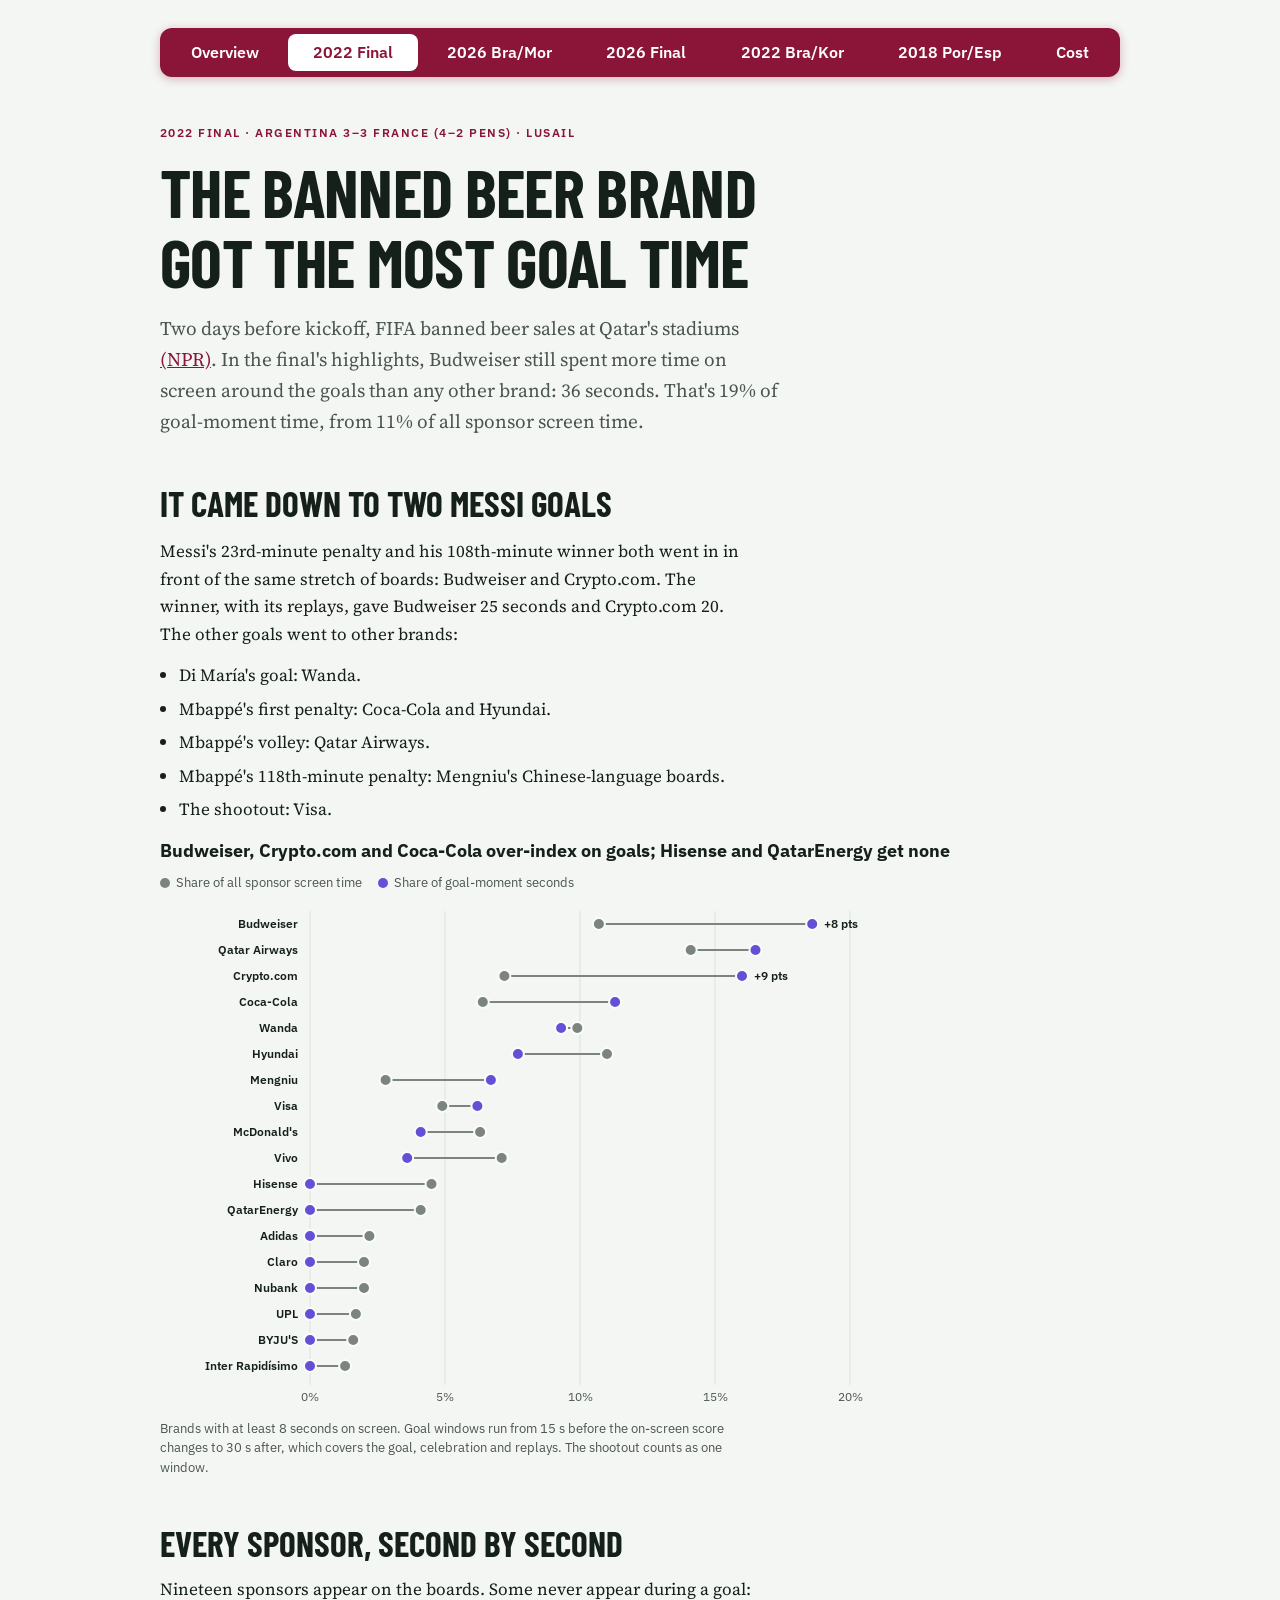
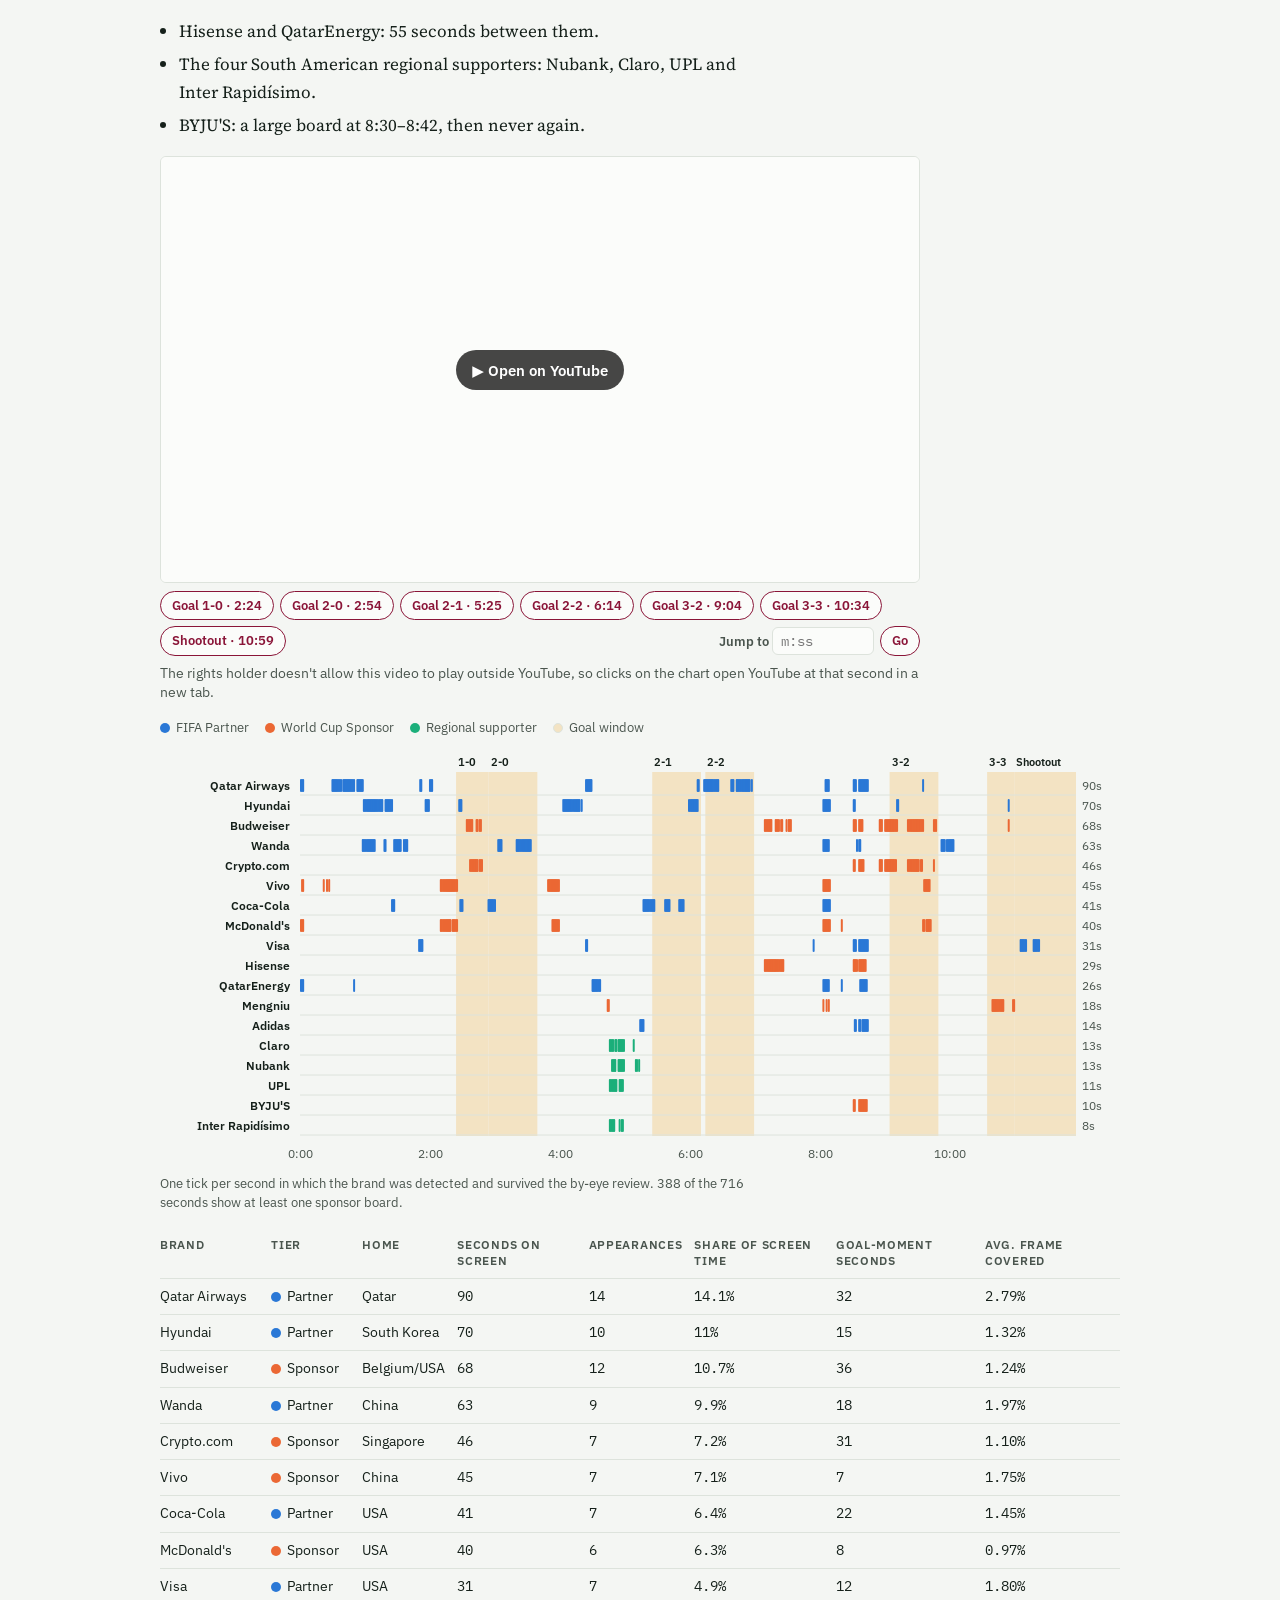
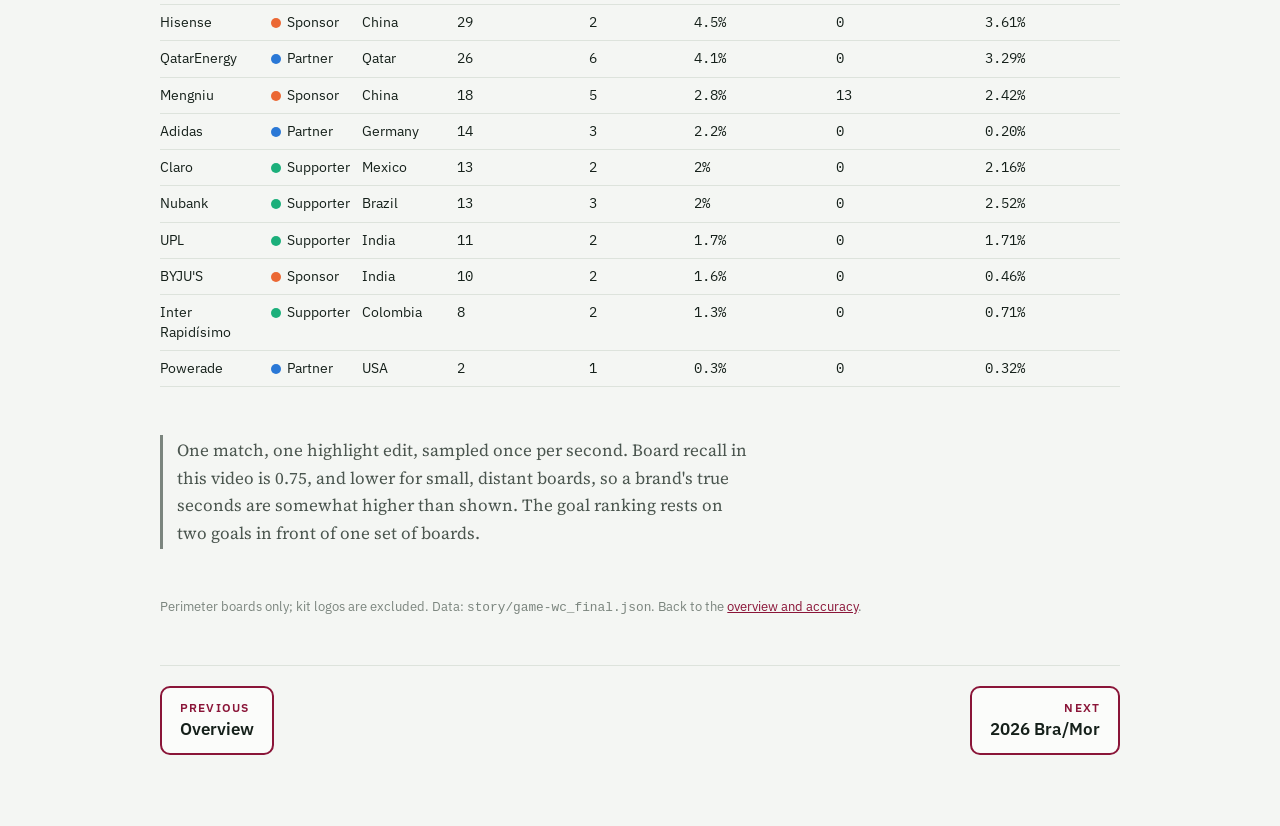
<file: docs/game-2022.html>
<!doctype html>
<html lang="en">
<head>
<meta charset="utf-8">
<meta name="viewport" content="width=device-width, initial-scale=1, viewport-fit=cover">
<title>2022 Final Goal Time</title>
<link rel="preconnect" href="https://fonts.googleapis.com">
<link rel="preconnect" href="https://fonts.gstatic.com" crossorigin>
<link rel="stylesheet" href="https://fonts.googleapis.com/css2?family=Barlow+Condensed:wght@600;700&family=IBM+Plex+Mono:wght@500&family=IBM+Plex+Sans:wght@400;600&family=Source+Serif+4:opsz,wght@8..60,400;8..60,600&display=swap">
<link rel="stylesheet" href="style.css">
<style>html, body { margin: 0; } img { max-width: 100%; } [hidden] { display: none !important; } :root { padding-top: env(safe-area-inset-top, 0px); padding-bottom: env(safe-area-inset-bottom, 0px); }</style>
</head>
<body>
<main class="wrap" data-page="wc_final" data-yt="agrGb25mJzs">

  <nav class="top" aria-label="Pages">
    <a href="index.html">Overview</a>
    <a href="game-2022.html" aria-current="page">2022 Final</a>
    <a href="game-2026.html">2026 Bra/Mor</a>
    <a href="game-2026-final.html">2026 Final</a>
    <a href="game-full-bra.html">2022 Bra/Kor</a>
    <a href="game-full-por.html">2018 Por/Esp</a>
    <a href="cost.html">Cost</a>
  </nav>

  <header class="hero">
    <p class="eyebrow">2022 final · Argentina 3–3 France (4–2 pens) · Lusail</p>
    <h1>The banned beer brand got the most goal time</h1>
    <p class="dek">Two days before kickoff, FIFA banned beer sales at Qatar's stadiums <a href="https://www.opb.org/article/2022/11/18/fifa-bans-beer-sales-at-qatar-s-world-cup-stadiums-in-a-last-minute-reversal/" target="_blank" rel="noopener">(NPR)</a>. In the final's highlights, Budweiser still spent more time on screen around the goals than any other brand: 36 seconds. That's 19% of goal-moment time, from 11% of all sponsor screen time.</p>
  </header>

  <section aria-labelledby="b1">
    <h2 id="b1" class="col">It came down to two Messi goals</h2>
    <div class="col">
      <p>Messi's 23rd-minute penalty and his 108th-minute winner both went in in front of the same stretch of boards: Budweiser and Crypto.com. The winner, with its replays, gave Budweiser 25 seconds and Crypto.com 20. The other goals went to other brands:</p>
      <ul class="plain">
        <li>Di María's goal: Wanda.</li>
        <li>Mbappé's first penalty: Coca-Cola and Hyundai.</li>
        <li>Mbappé's volley: Qatar Airways.</li>
        <li>Mbappé's 118th-minute penalty: Mengniu's Chinese-language boards.</li>
        <li>The shootout: Visa.</li>
      </ul>
    </div>
    <figure>
      <div class="fig-title">Budweiser, Crypto.com and Coca-Cola over-index on goals; Hisense and QatarEnergy get none</div>
      <div class="legend"><span><i style="background:var(--s1)"></i>Share of all sponsor screen time</span><span><i style="background:var(--s2)"></i>Share of goal-moment seconds</span></div>
      <div class="chart" id="dumbbell"></div>
      <figcaption>Brands with at least 8 seconds on screen. Goal windows run from 15 s before the on-screen score changes to 30 s after, which covers the goal, celebration and replays. The shootout counts as one window.</figcaption>
    </figure>
  </section>

  <section aria-labelledby="b2">
    <div class="col">
      <h2 id="b2">Every sponsor, second by second</h2>
      <p>Nineteen sponsors appear on the boards. Some never appear during a goal:</p>
      <ul class="plain">
        <li>Hisense and QatarEnergy: 55 seconds between them.</li>
        <li>The four South American regional supporters: Nubank, Claro, UPL and Inter Rapidísimo.</li>
        <li>BYJU'S: a large board at 8:30–8:42, then never again.</li>
      </ul>
    </div>
    <div class="player"><div class="player-frame"><div id="yt-player"></div></div><p class="player-status">Click any tick, row or goal window in the chart below to jump the video to that second.</p></div>
    <figure>
      <div class="legend"><span><i style="background:var(--t1)"></i>FIFA Partner</span><span><i style="background:var(--t2)"></i>World Cup Sponsor</span><span><i style="background:var(--t3)"></i>Regional supporter</span><span><i style="background:var(--moment);border:1px solid var(--rule)"></i>Goal window</span></div>
      <div class="chart" id="timeline"></div>
      <figcaption>One tick per second in which the brand was detected and survived the by-eye review. 388 of the 716 seconds show at least one sponsor board.</figcaption>
    </figure>
    <div class="table-wrap" id="brands"></div>
  </section>

  <p class="caveat col">One match, one highlight edit, sampled once per second. Board recall in this video is 0.75, and lower for small, distant boards, so a brand's true seconds are somewhat higher than shown. The goal ranking rests on two goals in front of one set of boards.</p>

  <footer><p>Perimeter boards only; kit logos are excluded. Data: <code>story/game-wc_final.json</code>. Back to the <a href="index.html">overview and accuracy</a>.</p></footer>
  <nav class="pager" aria-label="Previous and next page"><a href="index.html"><span>Previous</span>Overview</a><a class="next" href="game-2026.html"><span>Next</span>2026 Bra/Mor</a></nav>
</main>
<script src="script.js"></script>
</body>
</html>
</file>
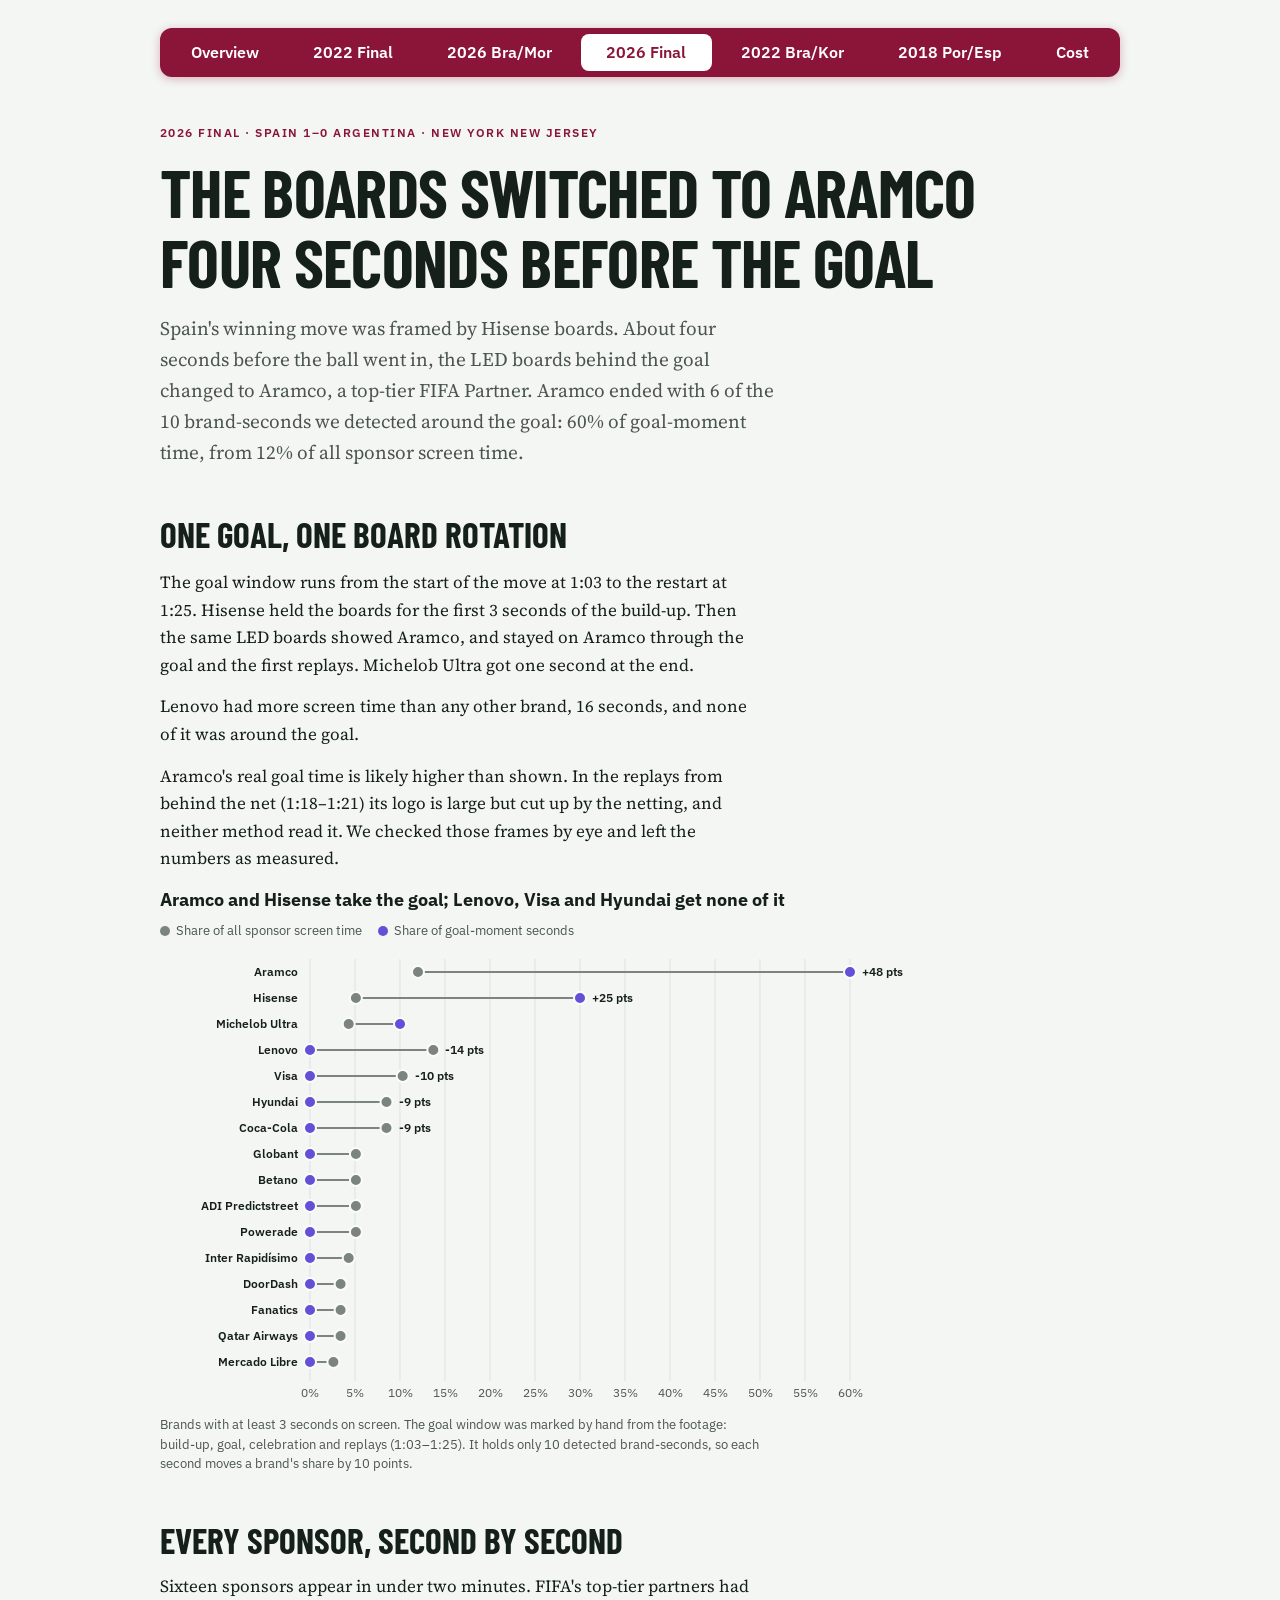
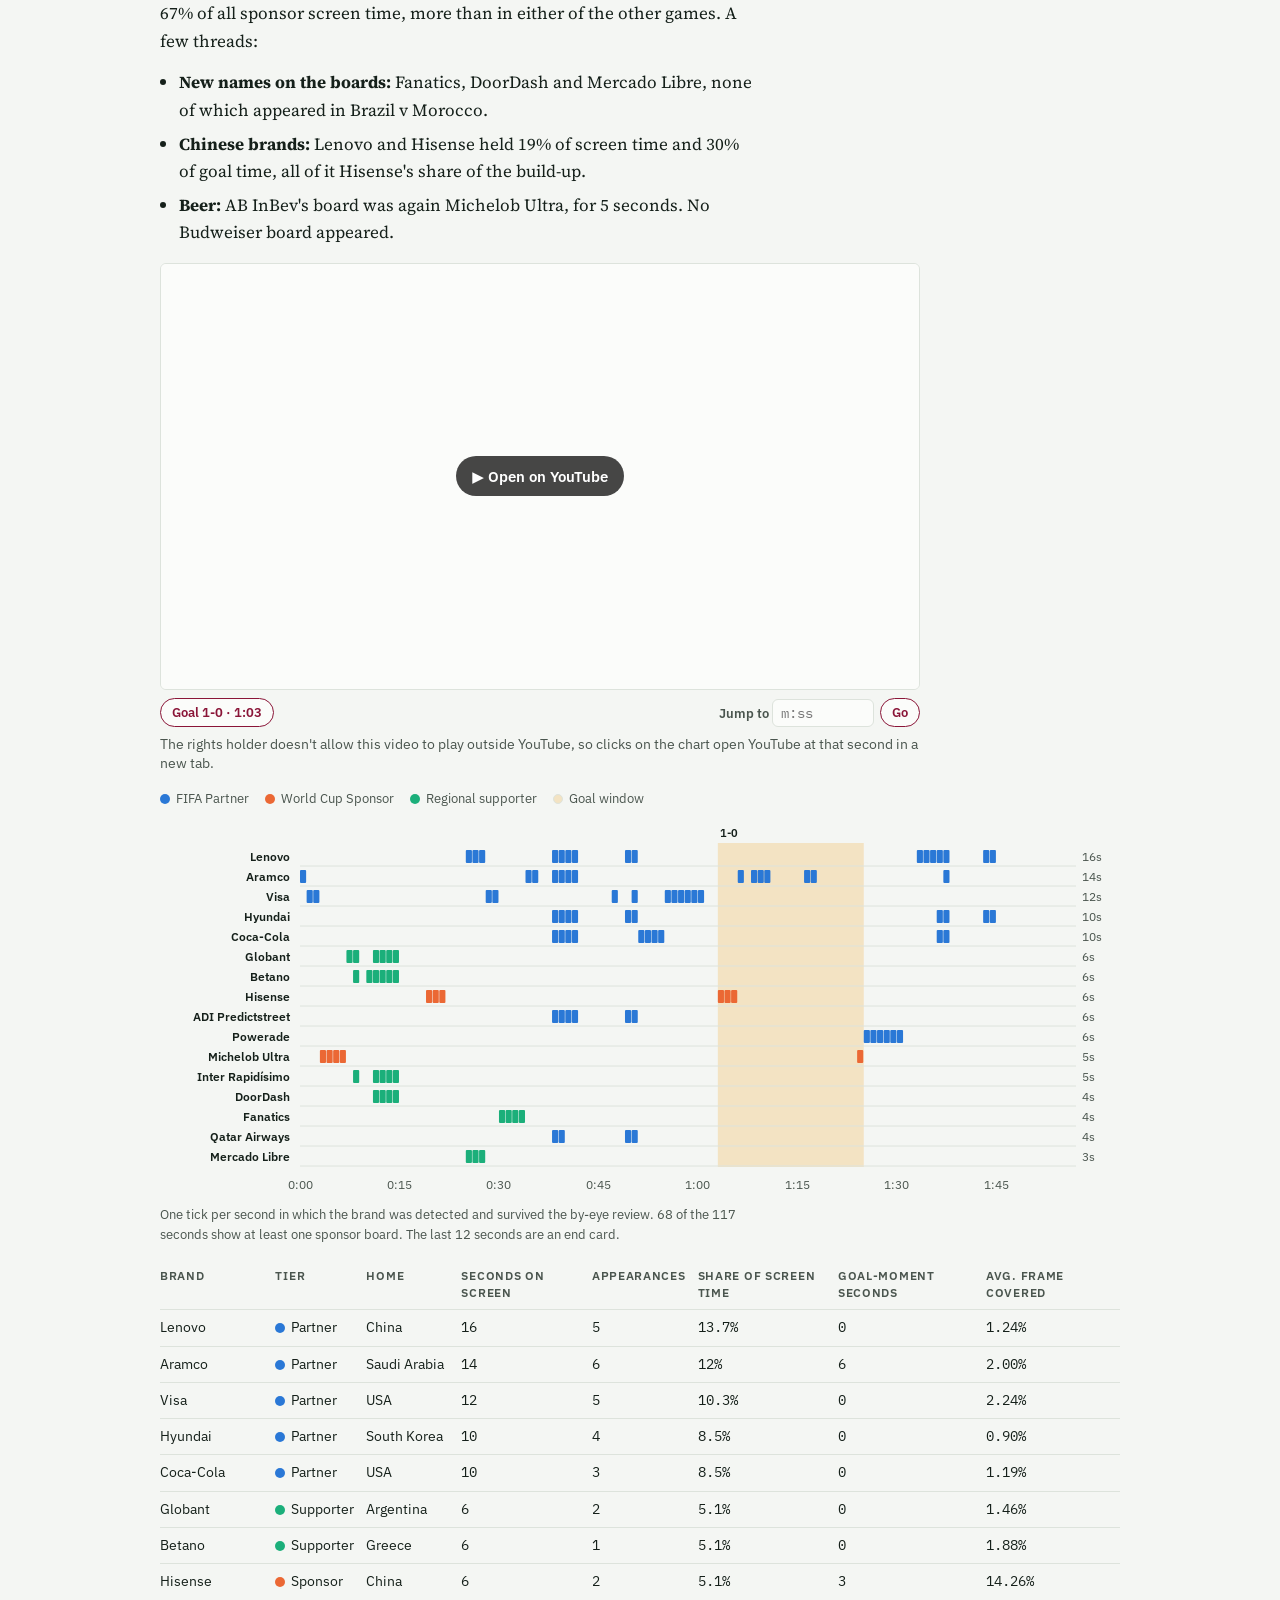
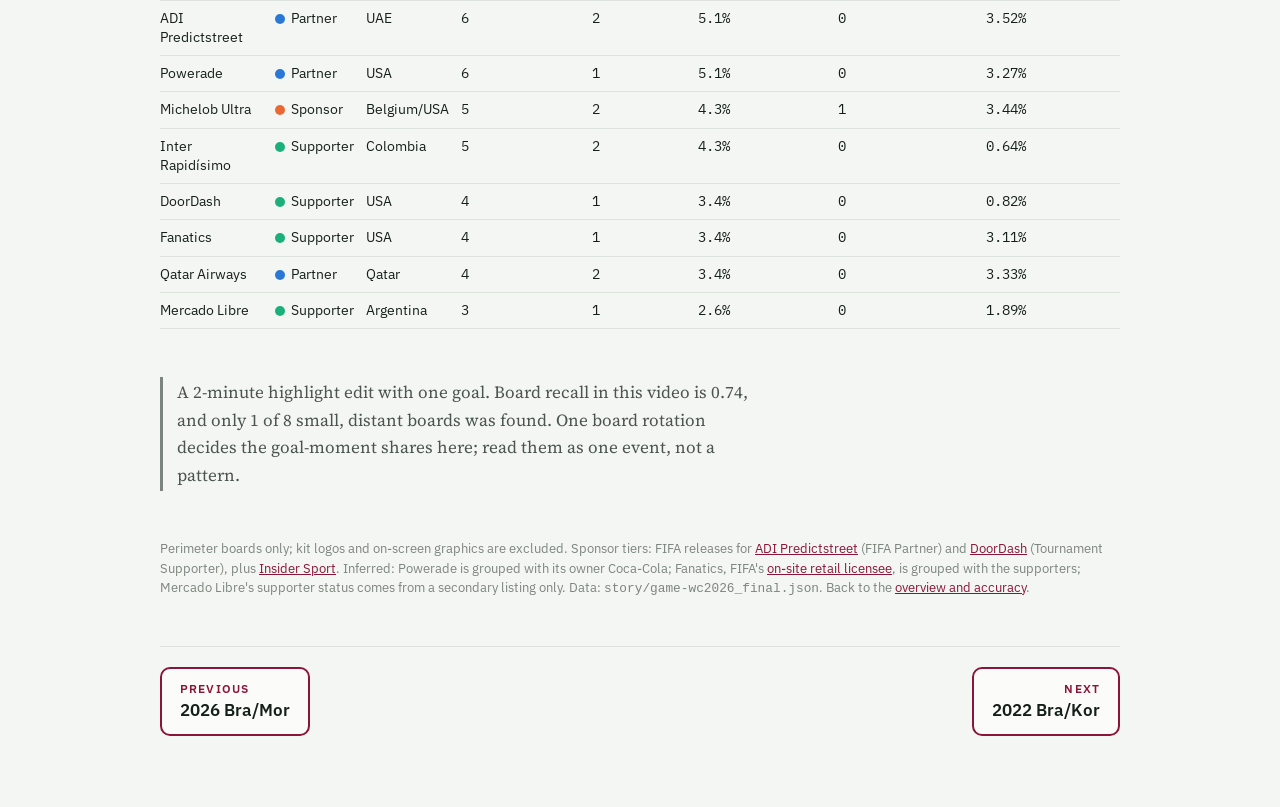
<file: docs/game-2026-final.html>
<!doctype html>
<html lang="en">
<head>
<meta charset="utf-8">
<meta name="viewport" content="width=device-width, initial-scale=1, viewport-fit=cover">
<title>2026 Final Goal Time</title>
<link rel="preconnect" href="https://fonts.googleapis.com">
<link rel="preconnect" href="https://fonts.gstatic.com" crossorigin>
<link rel="stylesheet" href="https://fonts.googleapis.com/css2?family=Barlow+Condensed:wght@600;700&family=IBM+Plex+Mono:wght@500&family=IBM+Plex+Sans:wght@400;600&family=Source+Serif+4:opsz,wght@8..60,400;8..60,600&display=swap">
<link rel="stylesheet" href="style.css">
<style>html, body { margin: 0; } img { max-width: 100%; } [hidden] { display: none !important; } :root { padding-top: env(safe-area-inset-top, 0px); padding-bottom: env(safe-area-inset-bottom, 0px); }</style>
</head>
<body>
<main class="wrap" data-page="wc2026_final" data-yt="6HaHNYjnghE">

  <nav class="top" aria-label="Pages">
    <a href="index.html">Overview</a>
    <a href="game-2022.html">2022 Final</a>
    <a href="game-2026.html">2026 Bra/Mor</a>
    <a href="game-2026-final.html" aria-current="page">2026 Final</a>
    <a href="game-full-bra.html">2022 Bra/Kor</a>
    <a href="game-full-por.html">2018 Por/Esp</a>
    <a href="cost.html">Cost</a>
  </nav>

  <header class="hero">
    <p class="eyebrow">2026 final · Spain 1–0 Argentina · New York New Jersey</p>
    <h1>The boards switched to Aramco four seconds before the goal</h1>
    <p class="dek">Spain's winning move was framed by Hisense boards. About four seconds before the ball went in, the LED boards behind the goal changed to Aramco, a top-tier FIFA Partner. Aramco ended with 6 of the 10 brand-seconds we detected around the goal: 60% of goal-moment time, from 12% of all sponsor screen time.</p>
  </header>

  <section aria-labelledby="b1">
    <h2 id="b1" class="col">One goal, one board rotation</h2>
    <div class="col">
      <p>The goal window runs from the start of the move at 1:03 to the restart at 1:25. Hisense held the boards for the first 3 seconds of the build-up. Then the same LED boards showed Aramco, and stayed on Aramco through the goal and the first replays. Michelob Ultra got one second at the end.</p>
      <p>Lenovo had more screen time than any other brand, 16 seconds, and none of it was around the goal.</p>
      <p>Aramco's real goal time is likely higher than shown. In the replays from behind the net (1:18–1:21) its logo is large but cut up by the netting, and neither method read it. We checked those frames by eye and left the numbers as measured.</p>
    </div>
    <figure>
      <div class="fig-title">Aramco and Hisense take the goal; Lenovo, Visa and Hyundai get none of it</div>
      <div class="legend"><span><i style="background:var(--s1)"></i>Share of all sponsor screen time</span><span><i style="background:var(--s2)"></i>Share of goal-moment seconds</span></div>
      <div class="chart" id="dumbbell"></div>
      <figcaption>Brands with at least 3 seconds on screen. The goal window was marked by hand from the footage: build-up, goal, celebration and replays (1:03–1:25). It holds only 10 detected brand-seconds, so each second moves a brand's share by 10 points.</figcaption>
    </figure>
  </section>

  <section aria-labelledby="b2">
    <div class="col">
      <h2 id="b2">Every sponsor, second by second</h2>
      <p>Sixteen sponsors appear in under two minutes. FIFA's top-tier partners had 67% of all sponsor screen time, more than in either of the other games. A few threads:</p>
      <ul class="plain">
        <li><strong>New names on the boards:</strong> Fanatics, DoorDash and Mercado Libre, none of which appeared in Brazil v Morocco.</li>
        <li><strong>Chinese brands:</strong> Lenovo and Hisense held 19% of screen time and 30% of goal time, all of it Hisense's share of the build-up.</li>
        <li><strong>Beer:</strong> AB InBev's board was again Michelob Ultra, for 5 seconds. No Budweiser board appeared.</li>
      </ul>
    </div>
    <div class="player"><div class="player-frame"><div id="yt-player"></div></div><p class="player-status">Click any tick, row or goal window in the chart below to jump the video to that second.</p></div>
    <figure>
      <div class="legend"><span><i style="background:var(--t1)"></i>FIFA Partner</span><span><i style="background:var(--t2)"></i>World Cup Sponsor</span><span><i style="background:var(--t3)"></i>Regional supporter</span><span><i style="background:var(--moment);border:1px solid var(--rule)"></i>Goal window</span></div>
      <div class="chart" id="timeline"></div>
      <figcaption>One tick per second in which the brand was detected and survived the by-eye review. 68 of the 117 seconds show at least one sponsor board. The last 12 seconds are an end card.</figcaption>
    </figure>
    <div class="table-wrap" id="brands"></div>
  </section>

  <p class="caveat col">A 2-minute highlight edit with one goal. Board recall in this video is 0.74, and only 1 of 8 small, distant boards was found. One board rotation decides the goal-moment shares here; read them as one event, not a pattern.</p>

  <footer><p>Perimeter boards only; kit logos and on-screen graphics are excluded. Sponsor tiers: FIFA releases for <a href="https://inside.fifa.com/en/news/adi-predictstreet-official-prediction-market-partner-fifa-world-cup-2026" target="_blank" rel="noopener">ADI Predictstreet</a> (FIFA Partner) and <a href="https://inside.fifa.com/tournament-organisation/commercial/news/doordash-tournament-supporter-world-cup-2026-womens-2027" target="_blank" rel="noopener">DoorDash</a> (Tournament Supporter), plus <a href="https://insidersport.com/2024/09/17/fifa-world-cup-2026-partnerships/" target="_blank" rel="noopener">Insider Sport</a>. Inferred: Powerade is grouped with its owner Coca-Cola; Fanatics, FIFA's <a href="https://investor.fanatics.com/news/news-details/2025/Fanatics-to-Exclusively-Operate-FIFA-World-Cup-2026-Stadium-and-Fan-Festival-Retail-Experiences-2025-N3517G-gOY" target="_blank" rel="noopener">on-site retail licensee</a>, is grouped with the supporters; Mercado Libre's supporter status comes from a secondary listing only. Data: <code>story/game-wc2026_final.json</code>. Back to the <a href="index.html">overview and accuracy</a>.</p></footer>
  <nav class="pager" aria-label="Previous and next page"><a href="game-2026.html"><span>Previous</span>2026 Bra/Mor</a><a class="next" href="game-full-bra.html"><span>Next</span>2022 Bra/Kor</a></nav>
</main>
<script src="script.js"></script>
</body>
</html>
</file>
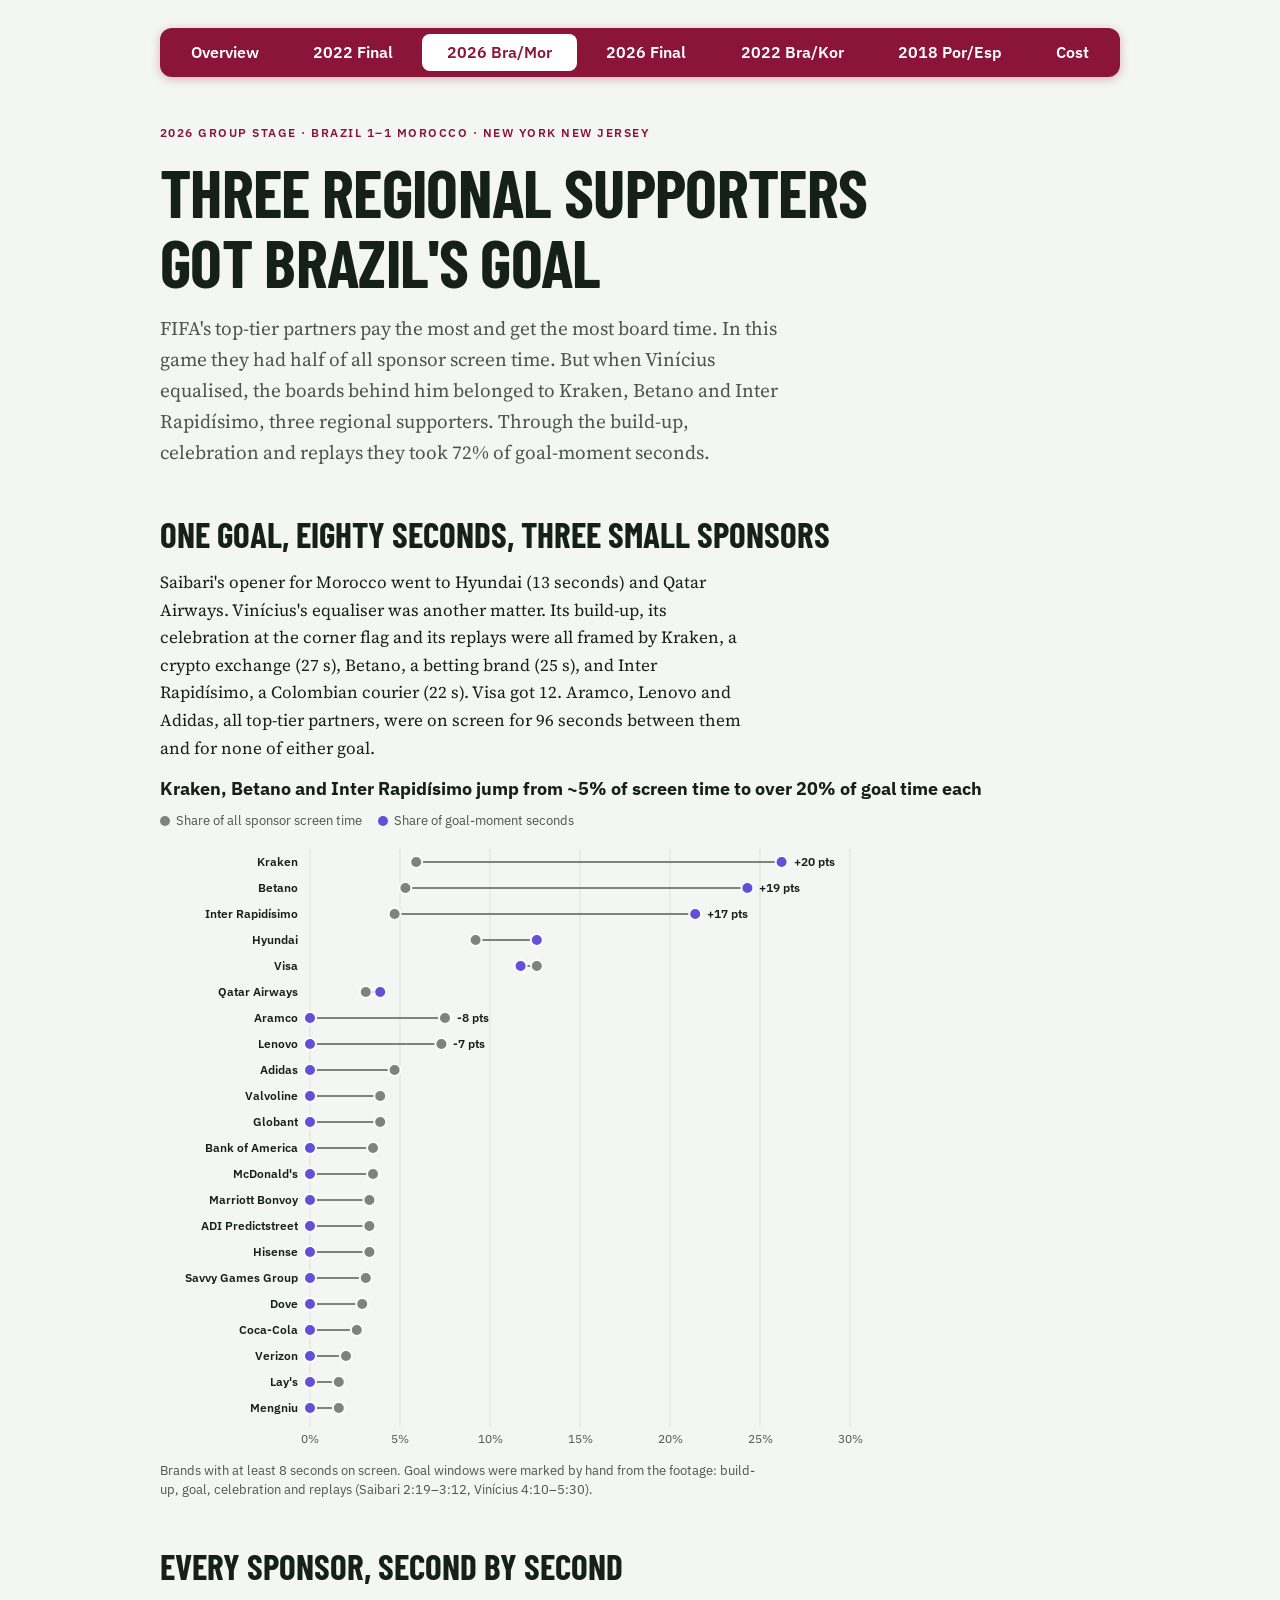
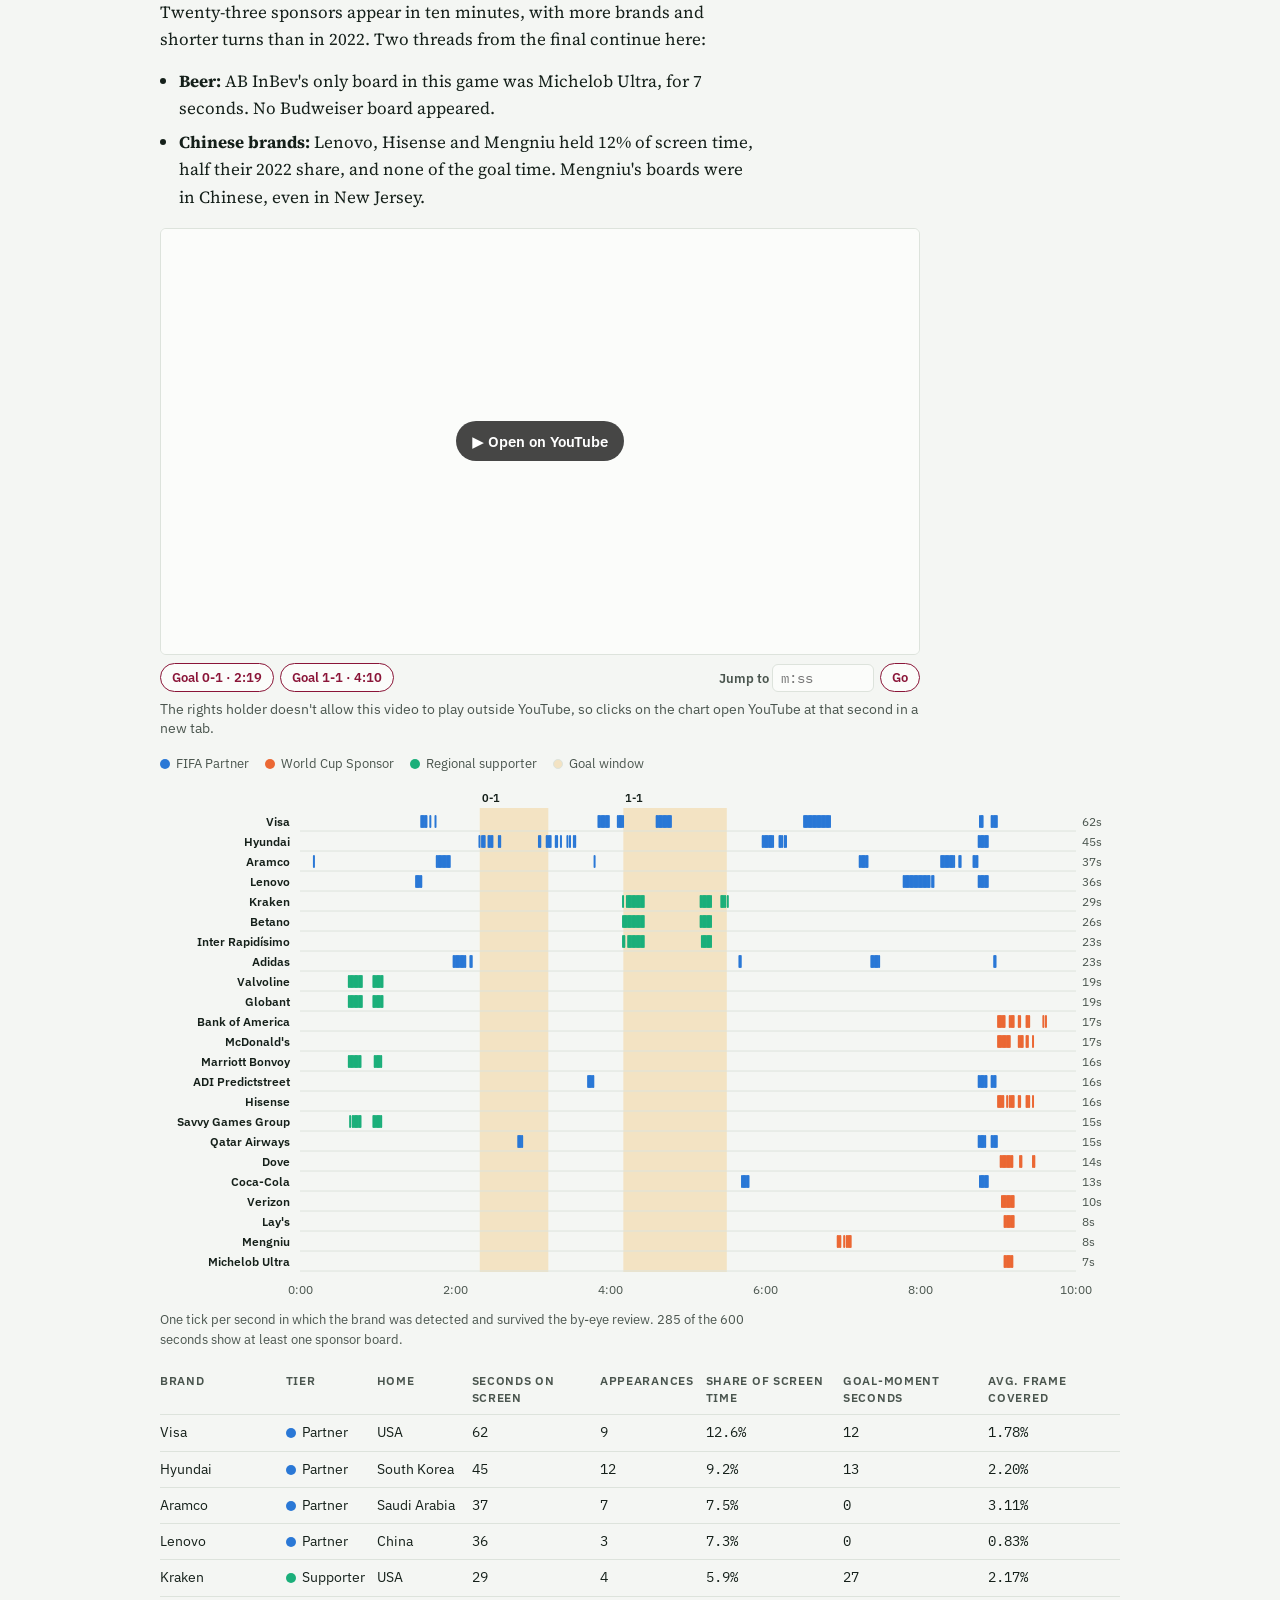
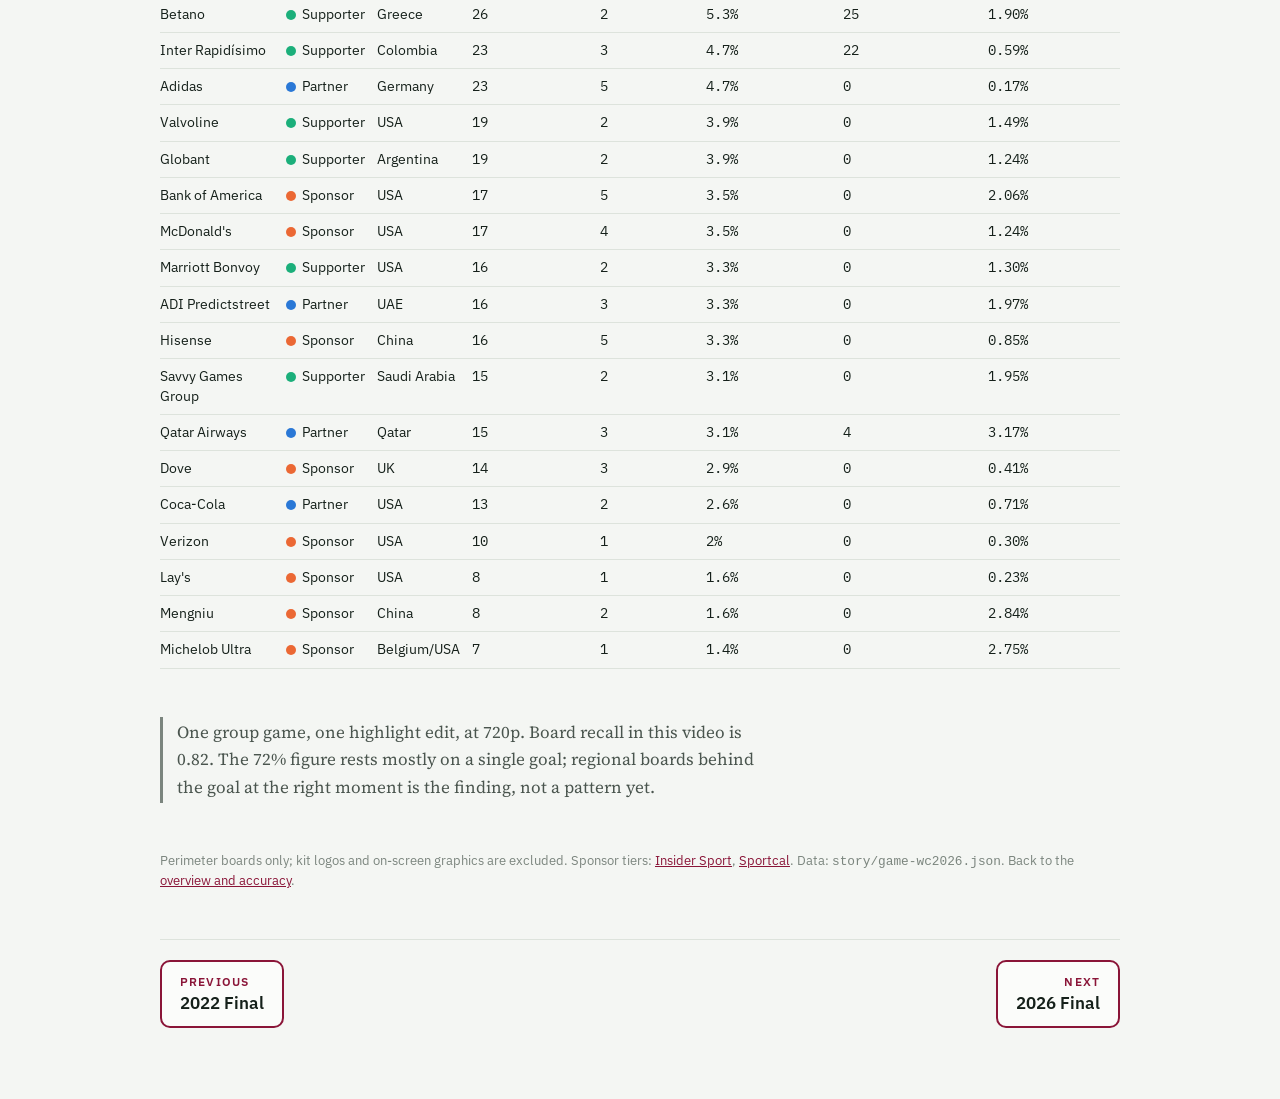
<file: docs/game-2026.html>
<!doctype html>
<html lang="en">
<head>
<meta charset="utf-8">
<meta name="viewport" content="width=device-width, initial-scale=1, viewport-fit=cover">
<title>Brazil v Morocco Goal Time</title>
<link rel="preconnect" href="https://fonts.googleapis.com">
<link rel="preconnect" href="https://fonts.gstatic.com" crossorigin>
<link rel="stylesheet" href="https://fonts.googleapis.com/css2?family=Barlow+Condensed:wght@600;700&family=IBM+Plex+Mono:wght@500&family=IBM+Plex+Sans:wght@400;600&family=Source+Serif+4:opsz,wght@8..60,400;8..60,600&display=swap">
<link rel="stylesheet" href="style.css">
<style>html, body { margin: 0; } img { max-width: 100%; } [hidden] { display: none !important; } :root { padding-top: env(safe-area-inset-top, 0px); padding-bottom: env(safe-area-inset-bottom, 0px); }</style>
</head>
<body>
<main class="wrap" data-page="wc2026" data-yt="GmzcVuAAWR4">

  <nav class="top" aria-label="Pages">
    <a href="index.html">Overview</a>
    <a href="game-2022.html">2022 Final</a>
    <a href="game-2026.html" aria-current="page">2026 Bra/Mor</a>
    <a href="game-2026-final.html">2026 Final</a>
    <a href="game-full-bra.html">2022 Bra/Kor</a>
    <a href="game-full-por.html">2018 Por/Esp</a>
    <a href="cost.html">Cost</a>
  </nav>

  <header class="hero">
    <p class="eyebrow">2026 group stage · Brazil 1–1 Morocco · New York New Jersey</p>
    <h1>Three regional supporters got Brazil's goal</h1>
    <p class="dek">FIFA's top-tier partners pay the most and get the most board time. In this game they had half of all sponsor screen time. But when Vinícius equalised, the boards behind him belonged to Kraken, Betano and Inter Rapidísimo, three regional supporters. Through the build-up, celebration and replays they took 72% of goal-moment seconds.</p>
  </header>

  <section aria-labelledby="b1">
    <h2 id="b1" class="col">One goal, eighty seconds, three small sponsors</h2>
    <div class="col">
      <p>Saibari's opener for Morocco went to Hyundai (13 seconds) and Qatar Airways. Vinícius's equaliser was another matter. Its build-up, its celebration at the corner flag and its replays were all framed by Kraken, a crypto exchange (27 s), Betano, a betting brand (25 s), and Inter Rapidísimo, a Colombian courier (22 s). Visa got 12. Aramco, Lenovo and Adidas, all top-tier partners, were on screen for 96 seconds between them and for none of either goal.</p>
    </div>
    <figure>
      <div class="fig-title">Kraken, Betano and Inter Rapidísimo jump from ~5% of screen time to over 20% of goal time each</div>
      <div class="legend"><span><i style="background:var(--s1)"></i>Share of all sponsor screen time</span><span><i style="background:var(--s2)"></i>Share of goal-moment seconds</span></div>
      <div class="chart" id="dumbbell"></div>
      <figcaption>Brands with at least 8 seconds on screen. Goal windows were marked by hand from the footage: build-up, goal, celebration and replays (Saibari 2:19–3:12, Vinícius 4:10–5:30).</figcaption>
    </figure>
  </section>

  <section aria-labelledby="b2">
    <div class="col">
      <h2 id="b2">Every sponsor, second by second</h2>
      <p>Twenty-three sponsors appear in ten minutes, with more brands and shorter turns than in 2022. Two threads from the final continue here:</p>
      <ul class="plain">
        <li><strong>Beer:</strong> AB InBev's only board in this game was Michelob Ultra, for 7 seconds. No Budweiser board appeared.</li>
        <li><strong>Chinese brands:</strong> Lenovo, Hisense and Mengniu held 12% of screen time, half their 2022 share, and none of the goal time. Mengniu's boards were in Chinese, even in New Jersey.</li>
      </ul>
    </div>
    <div class="player"><div class="player-frame"><div id="yt-player"></div></div><p class="player-status">Click any tick, row or goal window in the chart below to jump the video to that second.</p></div>
    <figure>
      <div class="legend"><span><i style="background:var(--t1)"></i>FIFA Partner</span><span><i style="background:var(--t2)"></i>World Cup Sponsor</span><span><i style="background:var(--t3)"></i>Regional supporter</span><span><i style="background:var(--moment);border:1px solid var(--rule)"></i>Goal window</span></div>
      <div class="chart" id="timeline"></div>
      <figcaption>One tick per second in which the brand was detected and survived the by-eye review. 285 of the 600 seconds show at least one sponsor board.</figcaption>
    </figure>
    <div class="table-wrap" id="brands"></div>
  </section>

  <p class="caveat col">One group game, one highlight edit, at 720p. Board recall in this video is 0.82. The 72% figure rests mostly on a single goal; regional boards behind the goal at the right moment is the finding, not a pattern yet.</p>

  <footer><p>Perimeter boards only; kit logos and on-screen graphics are excluded. Sponsor tiers: <a href="https://insidersport.com/2024/09/17/fifa-world-cup-2026-partnerships/" target="_blank" rel="noopener">Insider Sport</a>, <a href="https://www.sportcal.com/news/fifa-adds-valvoline-as-regional-world-cup-sponsor/" target="_blank" rel="noopener">Sportcal</a>. Data: <code>story/game-wc2026.json</code>. Back to the <a href="index.html">overview and accuracy</a>.</p></footer>
  <nav class="pager" aria-label="Previous and next page"><a href="game-2022.html"><span>Previous</span>2022 Final</a><a class="next" href="game-2026-final.html"><span>Next</span>2026 Final</a></nav>
</main>
<script src="script.js"></script>
</body>
</html>
</file>
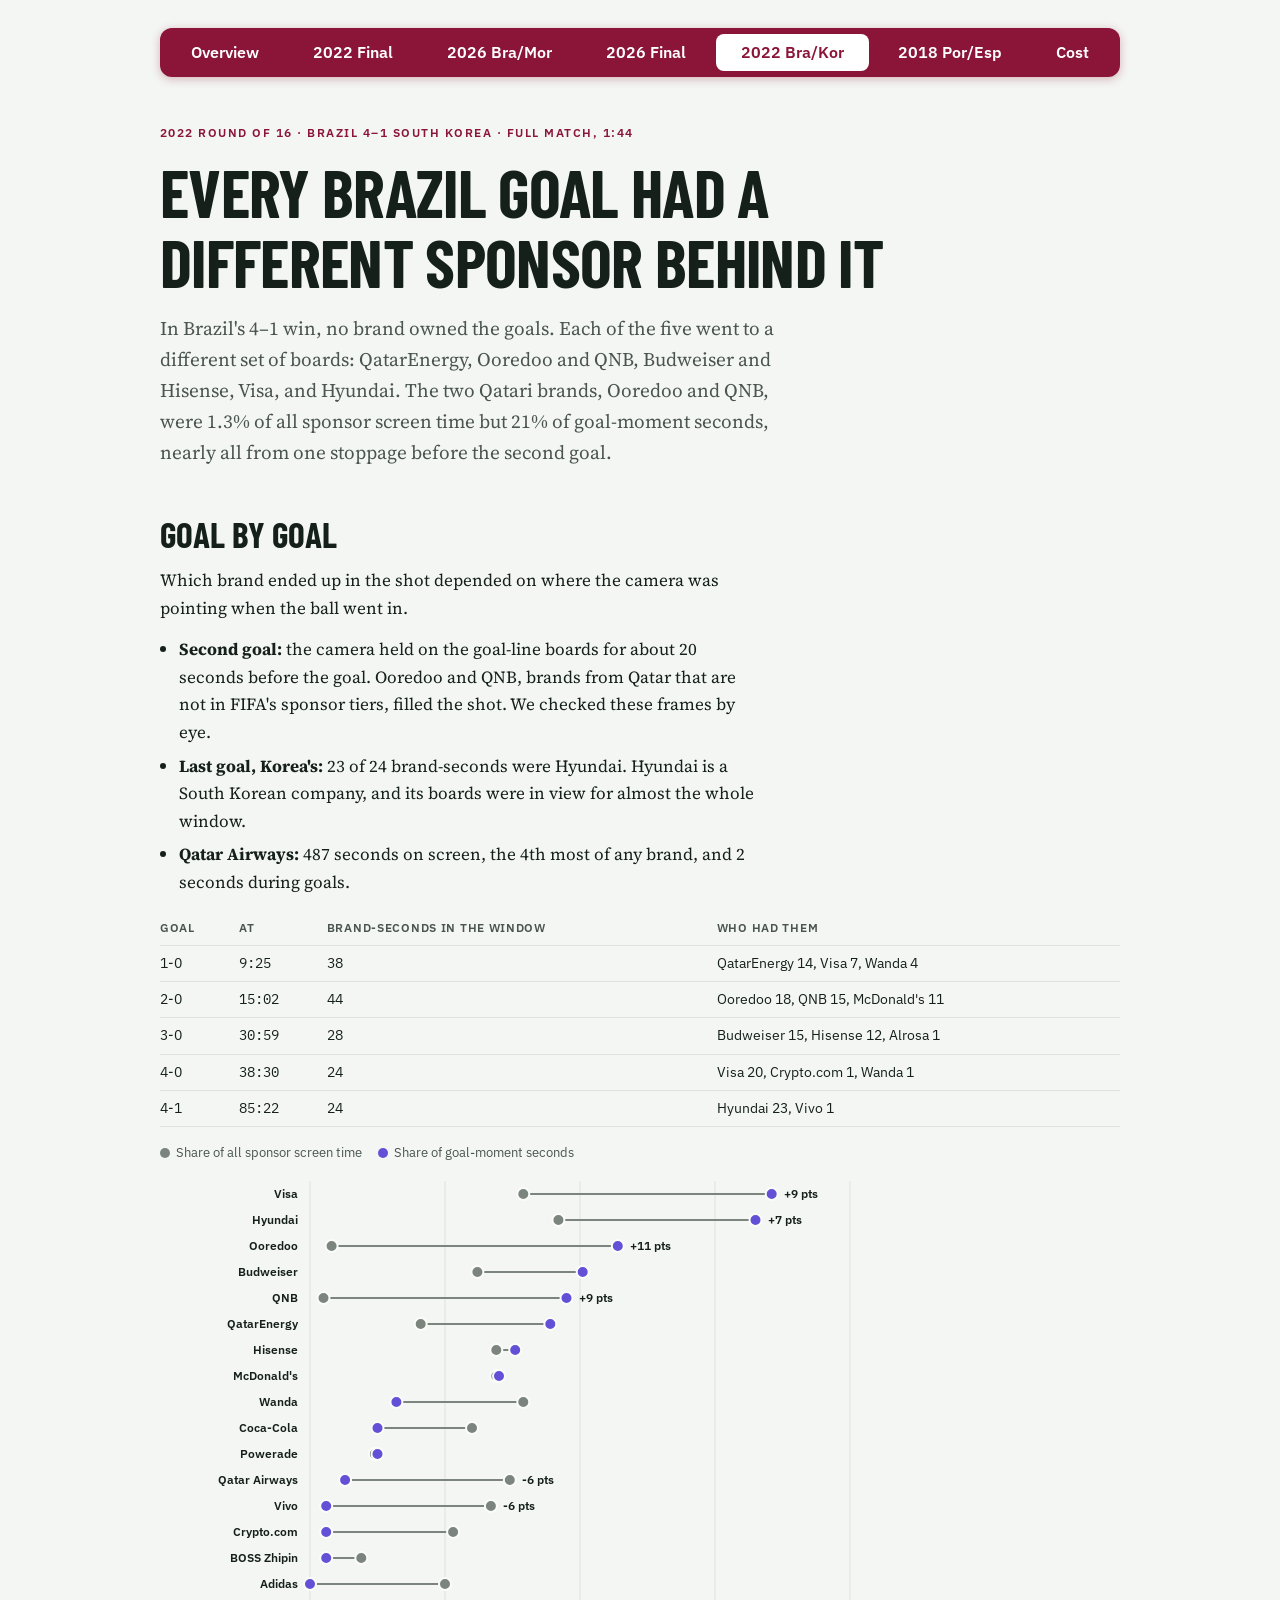
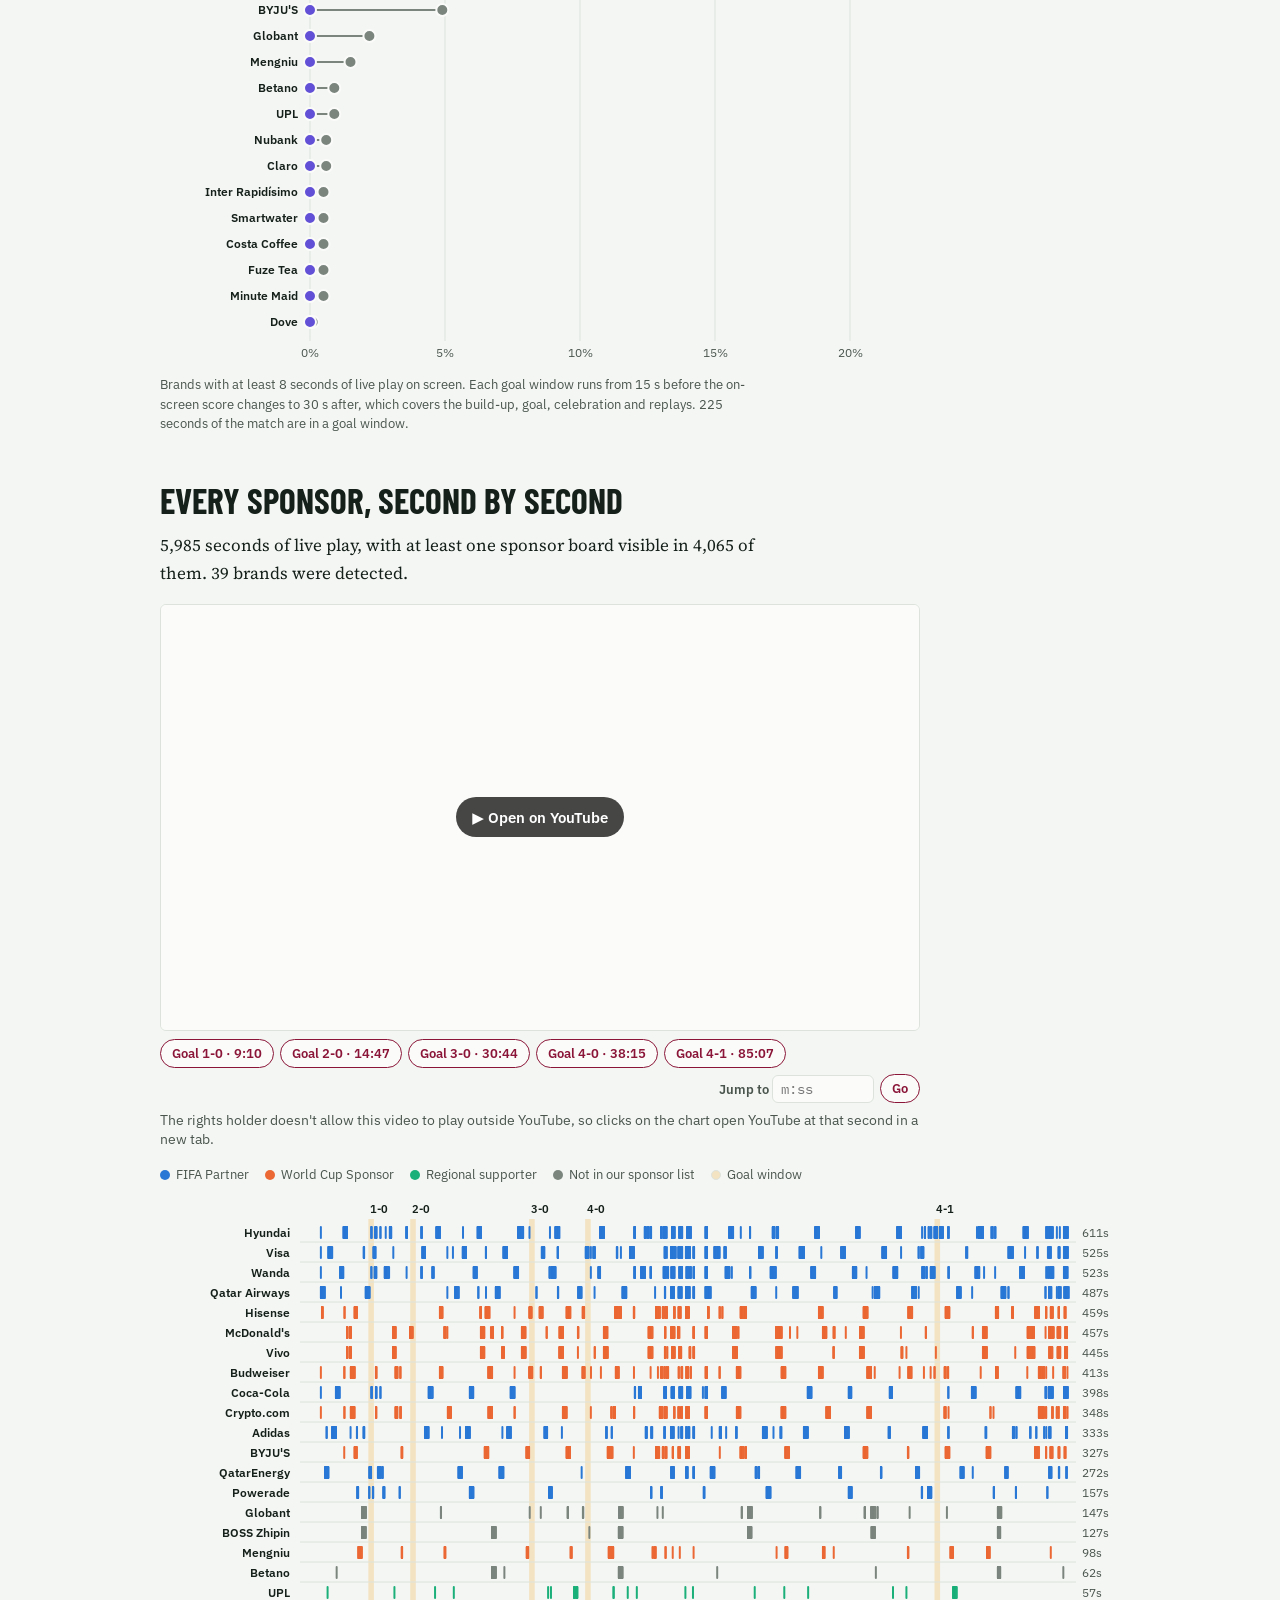
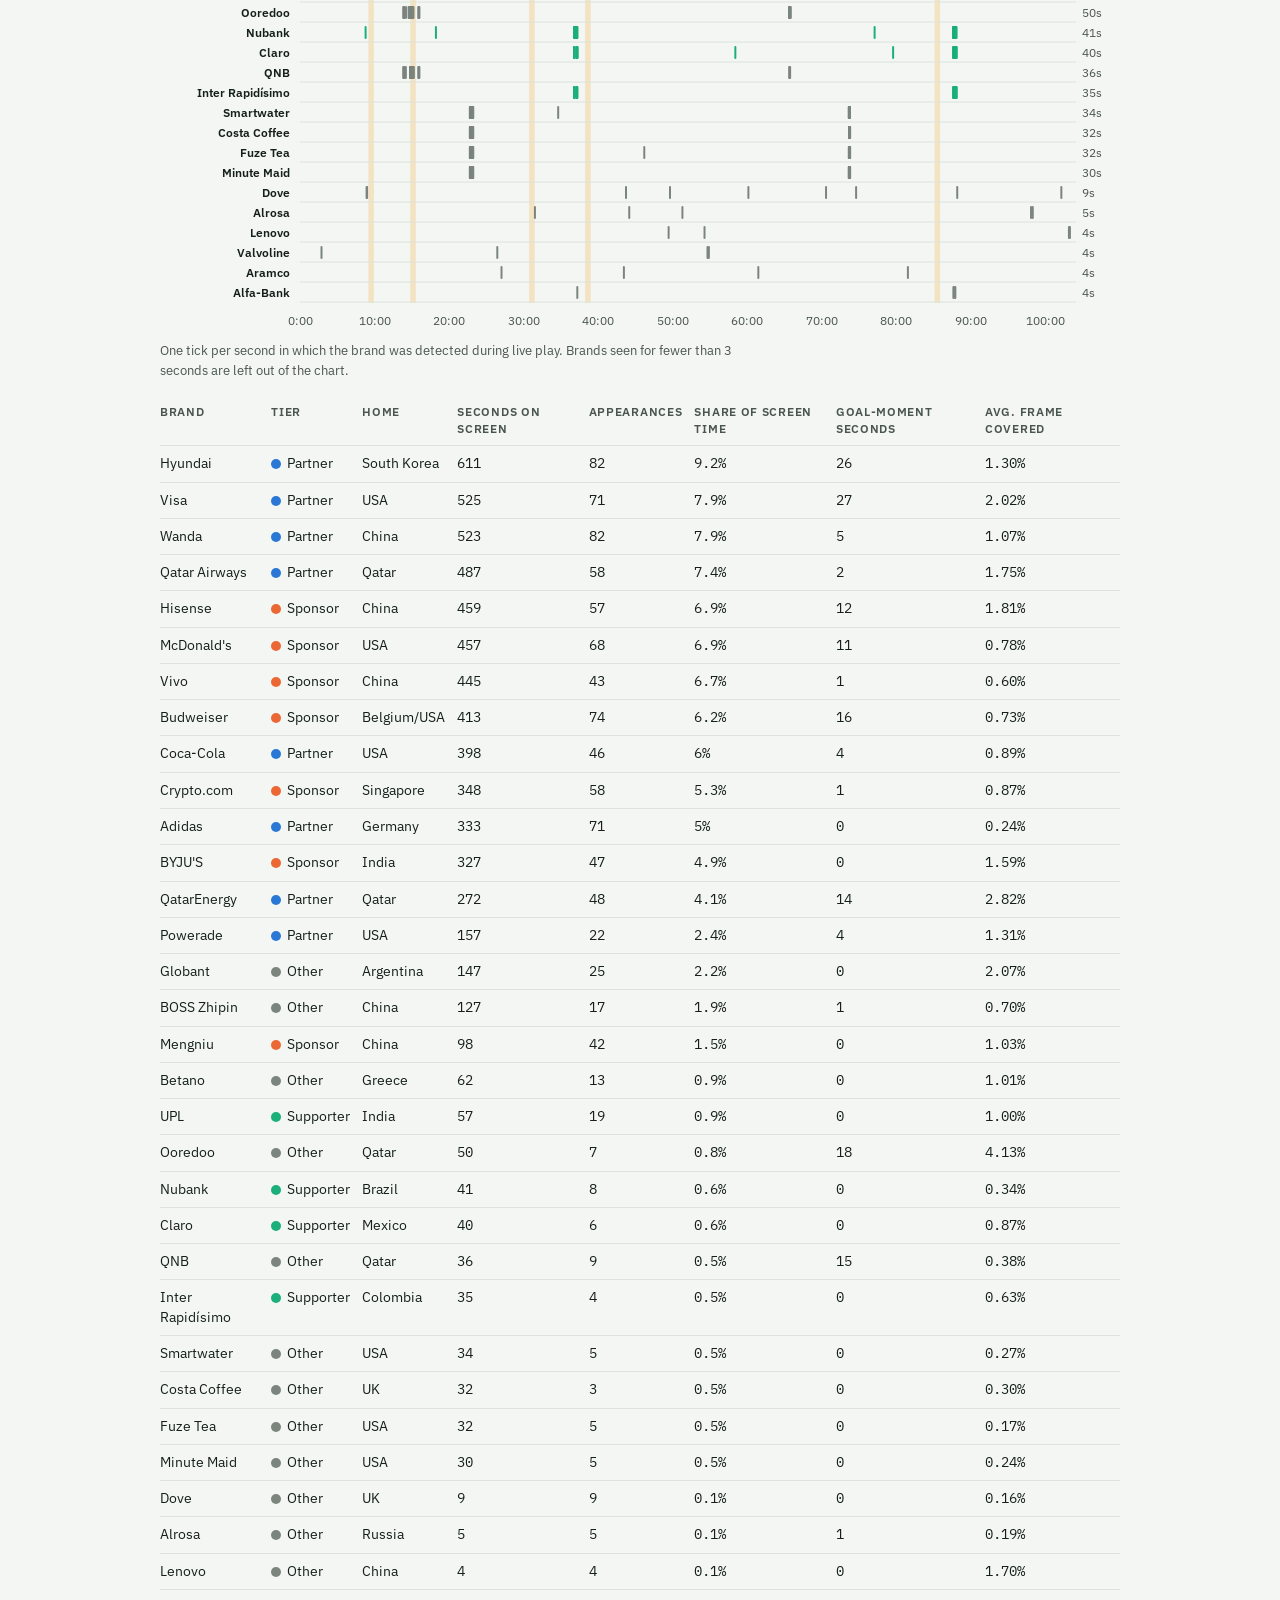
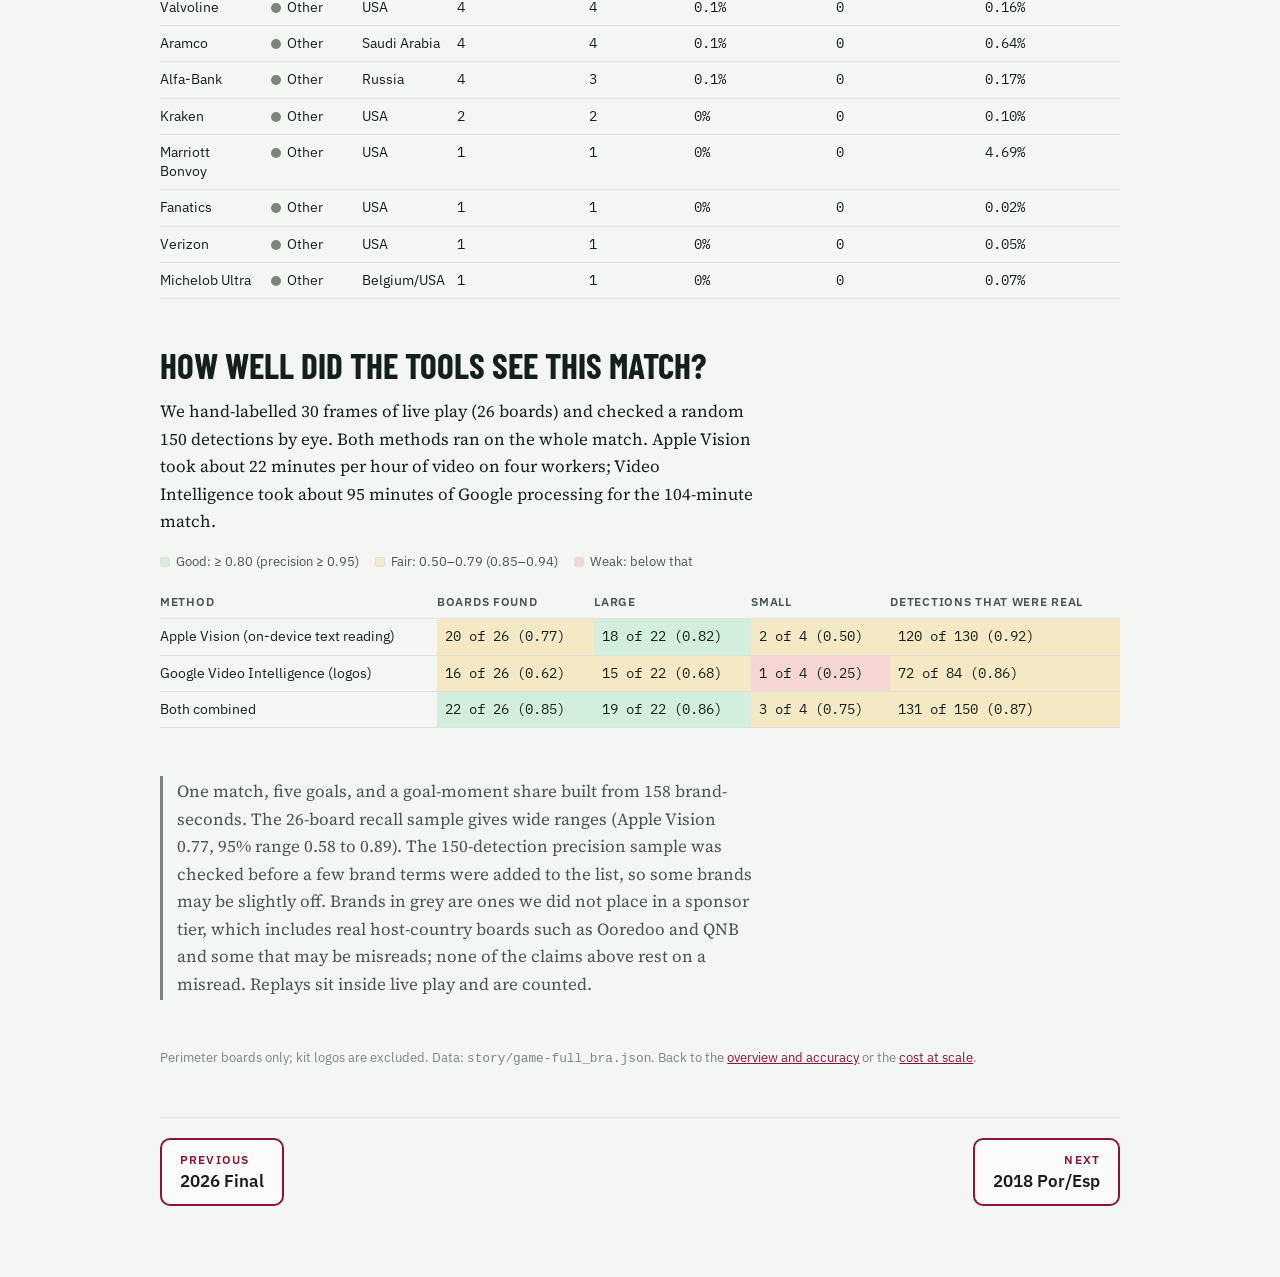
<file: docs/game-full-bra.html>
<!doctype html>
<html lang="en">
<head>
<meta charset="utf-8">
<meta name="viewport" content="width=device-width, initial-scale=1, viewport-fit=cover">
<title>Brazil v Korea 2022</title>
<link rel="preconnect" href="https://fonts.googleapis.com">
<link rel="preconnect" href="https://fonts.gstatic.com" crossorigin>
<link rel="stylesheet" href="https://fonts.googleapis.com/css2?family=Barlow+Condensed:wght@600;700&family=IBM+Plex+Mono:wght@500&family=IBM+Plex+Sans:wght@400;600&family=Source+Serif+4:opsz,wght@8..60,400;8..60,600&display=swap">
<link rel="stylesheet" href="style.css">
<style>html, body { margin: 0; } img { max-width: 100%; } [hidden] { display: none !important; } :root { padding-top: env(safe-area-inset-top, 0px); padding-bottom: env(safe-area-inset-bottom, 0px); }</style>
</head>
<body>
<main class="wrap" data-page="full_bra" data-yt="JIQnnYy7qYk">

  <nav class="top" aria-label="Pages">
    <a href="index.html">Overview</a>
    <a href="game-2022.html">2022 Final</a>
    <a href="game-2026.html">2026 Bra/Mor</a>
    <a href="game-2026-final.html">2026 Final</a>
    <a href="game-full-bra.html" aria-current="page">2022 Bra/Kor</a>
    <a href="game-full-por.html">2018 Por/Esp</a>
    <a href="cost.html">Cost</a>
  </nav>

  <header class="hero">
    <p class="eyebrow">2022 round of 16 · Brazil 4–1 South Korea · full match, 1:44</p>
    <h1>Every Brazil goal had a different sponsor behind it</h1>
    <p class="dek">In Brazil's 4–1 win, no brand owned the goals. Each of the five went to a different set of boards: QatarEnergy, Ooredoo and QNB, Budweiser and Hisense, Visa, and Hyundai. The two Qatari brands, Ooredoo and QNB, were 1.3% of all sponsor screen time but 21% of goal-moment seconds, nearly all from one stoppage before the second goal.</p>
  </header>

  <section aria-labelledby="b1">
    <div class="col">
      <h2 id="b1">Goal by goal</h2>
      <p>Which brand ended up in the shot depended on where the camera was pointing when the ball went in.</p>
      <ul class="plain">
        <li><strong>Second goal:</strong> the camera held on the goal-line boards for about 20 seconds before the goal. Ooredoo and QNB, brands from Qatar that are not in FIFA's sponsor tiers, filled the shot. We checked these frames by eye.</li>
        <li><strong>Last goal, Korea's:</strong> 23 of 24 brand-seconds were Hyundai. Hyundai is a South Korean company, and its boards were in view for almost the whole window.</li>
        <li><strong>Qatar Airways:</strong> 487 seconds on screen, the 4th most of any brand, and 2 seconds during goals.</li>
      </ul>
    </div>
    <div class="table-wrap"><table><thead><tr><th>Goal</th><th>At</th><th>Brand-seconds in the window</th><th>Who had them</th></tr></thead><tbody><tr><td>1-0</td><td class="n">9:25</td><td class="n">38</td><td>QatarEnergy 14, Visa 7, Wanda 4</td></tr><tr><td>2-0</td><td class="n">15:02</td><td class="n">44</td><td>Ooredoo 18, QNB 15, McDonald's 11</td></tr><tr><td>3-0</td><td class="n">30:59</td><td class="n">28</td><td>Budweiser 15, Hisense 12, Alrosa 1</td></tr><tr><td>4-0</td><td class="n">38:30</td><td class="n">24</td><td>Visa 20, Crypto.com 1, Wanda 1</td></tr><tr><td>4-1</td><td class="n">85:22</td><td class="n">24</td><td>Hyundai 23, Vivo 1</td></tr></tbody></table></div>
    <figure>
      <div class="legend"><span><i style="background:var(--s1)"></i>Share of all sponsor screen time</span><span><i style="background:var(--s2)"></i>Share of goal-moment seconds</span></div>
      <div class="chart" id="dumbbell"></div>
      <figcaption>Brands with at least 8 seconds of live play on screen. Each goal window runs from 15 s before the on-screen score changes to 30 s after, which covers the build-up, goal, celebration and replays. 225 seconds of the match are in a goal window.</figcaption>
    </figure>
  </section>

  <section aria-labelledby="b2">
    <div class="col">
      <h2 id="b2">Every sponsor, second by second</h2>
      <p>5,985 seconds of live play, with at least one sponsor board visible in 4,065 of them. 39 brands were detected.</p>
    </div>
    <div class="player"><div class="player-frame"><div id="yt-player"></div></div><p class="player-status">Click any tick, row or goal window in the chart below to jump the video to that second.</p></div>
    <figure>
      <div class="legend"><span><i style="background:var(--t1)"></i>FIFA Partner</span><span><i style="background:var(--t2)"></i>World Cup Sponsor</span><span><i style="background:var(--t3)"></i>Regional supporter</span><span><i style="background:var(--s1)"></i>Not in our sponsor list</span><span><i style="background:var(--moment);border:1px solid var(--rule)"></i>Goal window</span></div>
      <div class="chart" id="timeline"></div>
      <figcaption>One tick per second in which the brand was detected during live play. Brands seen for fewer than 3 seconds are left out of the chart.</figcaption>
    </figure>
    <div class="table-wrap" id="brands"></div>
  </section>

  <section aria-labelledby="b3">
    <div class="col">
      <h2 id="b3">How well did the tools see this match?</h2>
      <p>We hand-labelled 30 frames of live play (26 boards) and checked a random 150 detections by eye. Both methods ran on the whole match. Apple Vision took about 22 minutes per hour of video on four workers; Video Intelligence took about 95 minutes of Google processing for the 104-minute match.</p>
    </div>
    <div class="legend"><span><i class="sq" style="background:var(--q-good)"></i>Good: ≥ 0.80 (precision ≥ 0.95)</span><span><i class="sq" style="background:var(--q-fair)"></i>Fair: 0.50–0.79 (0.85–0.94)</span><span><i class="sq" style="background:var(--q-weak)"></i>Weak: below that</span></div>
    <div class="table-wrap"><table><thead><tr><th>Method</th><th>Boards found</th><th>Large</th><th>Small</th><th>Detections that were real</th></tr></thead><tbody><tr><td>Apple Vision (on-device text reading)</td><td class="n q-fair">20 of 26 (0.77)</td><td class="n q-good">18 of 22 (0.82)</td><td class="n q-fair">2 of 4 (0.50)</td><td class="n q-fair">120 of 130 (0.92)</td></tr><tr><td>Google Video Intelligence (logos)</td><td class="n q-fair">16 of 26 (0.62)</td><td class="n q-fair">15 of 22 (0.68)</td><td class="n q-weak">1 of 4 (0.25)</td><td class="n q-fair">72 of 84 (0.86)</td></tr><tr><td>Both combined</td><td class="n q-good">22 of 26 (0.85)</td><td class="n q-good">19 of 22 (0.86)</td><td class="n q-fair">3 of 4 (0.75)</td><td class="n q-fair">131 of 150 (0.87)</td></tr></tbody></table></div>
  </section>

  <p class="caveat col">One match, five goals, and a goal-moment share built from 158 brand-seconds. The 26-board recall sample gives wide ranges (Apple Vision 0.77, 95% range 0.58 to 0.89). The 150-detection precision sample was checked before a few brand terms were added to the list, so some brands may be slightly off. Brands in grey are ones we did not place in a sponsor tier, which includes real host-country boards such as Ooredoo and QNB and some that may be misreads; none of the claims above rest on a misread. Replays sit inside live play and are counted.</p>

  <footer><p>Perimeter boards only; kit logos are excluded. Data: <code>story/game-full_bra.json</code>. Back to the <a href="index.html">overview and accuracy</a> or the <a href="cost.html">cost at scale</a>.</p></footer>
  <nav class="pager" aria-label="Previous and next page"><a href="game-2026-final.html"><span>Previous</span>2026 Final</a><a class="next" href="game-full-por.html"><span>Next</span>2018 Por/Esp</a></nav>
</main>
<script src="script.js"></script>
</body>
</html>
</file>
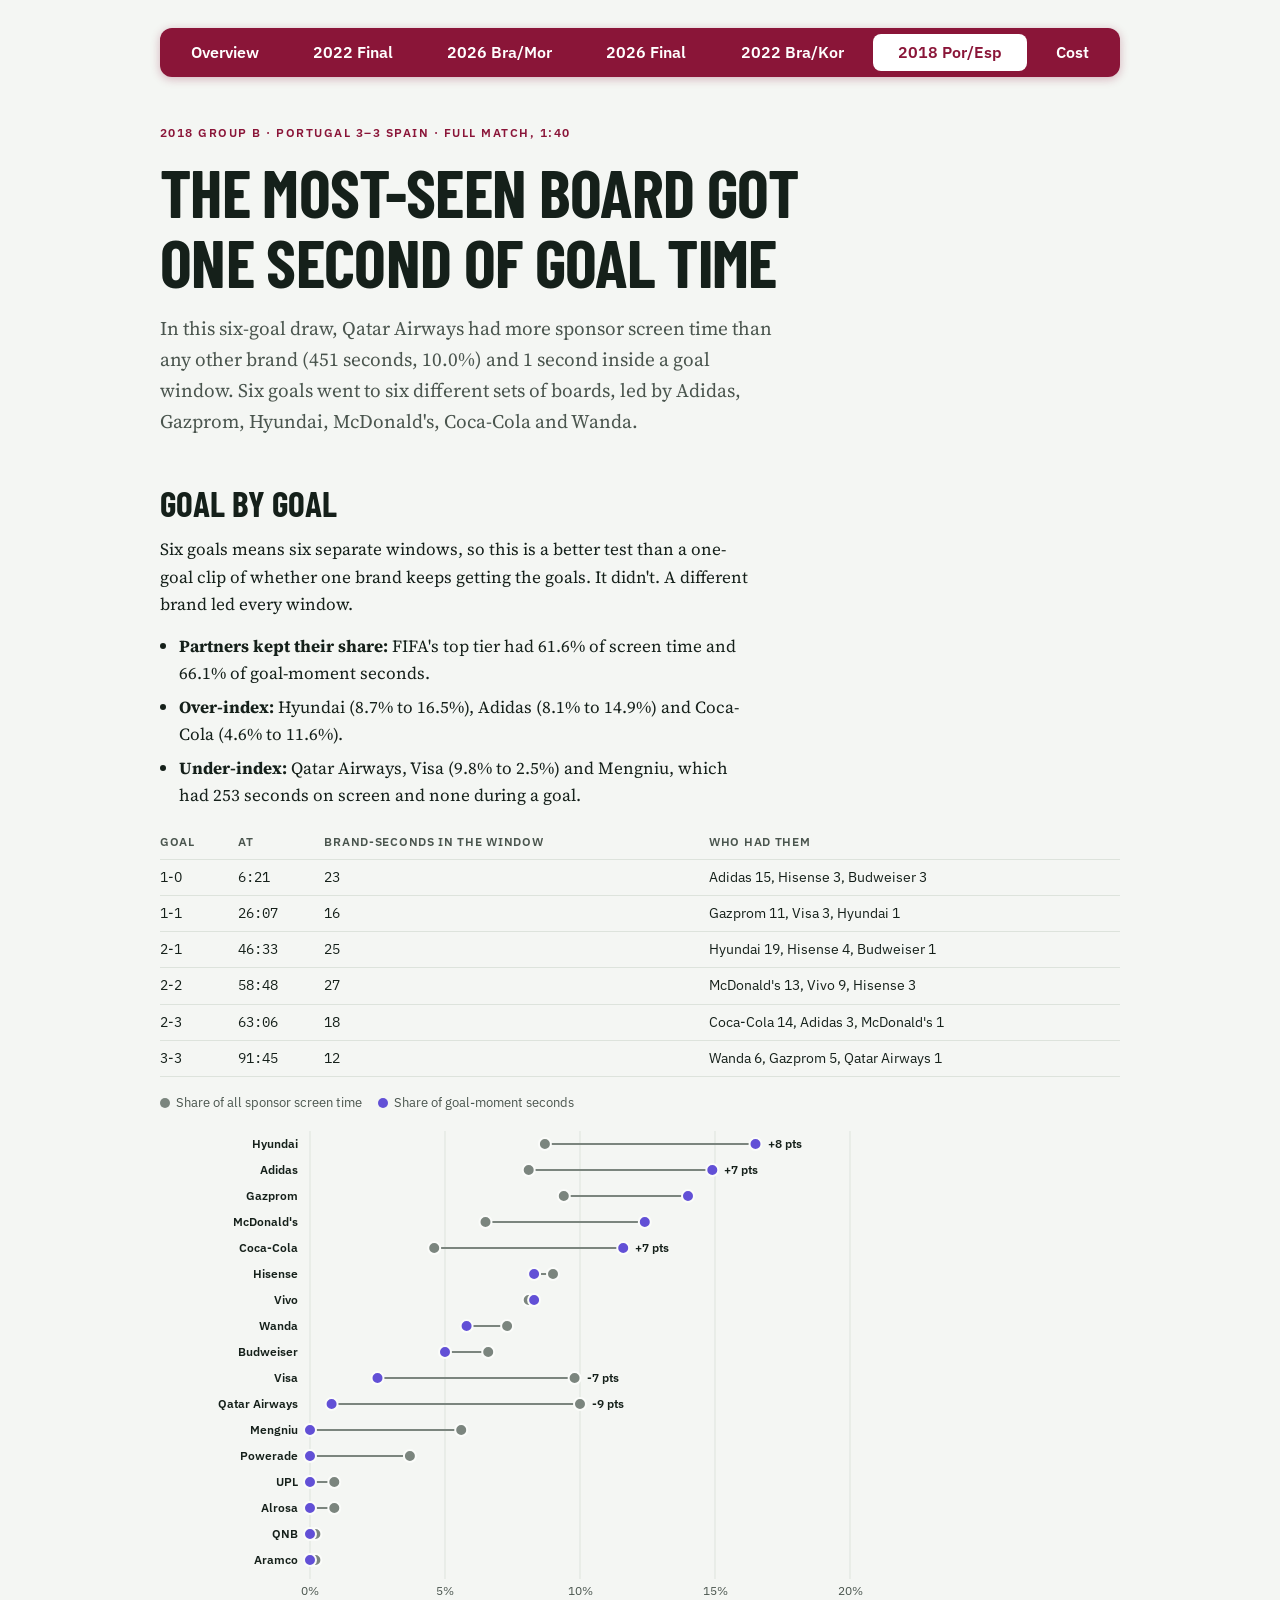
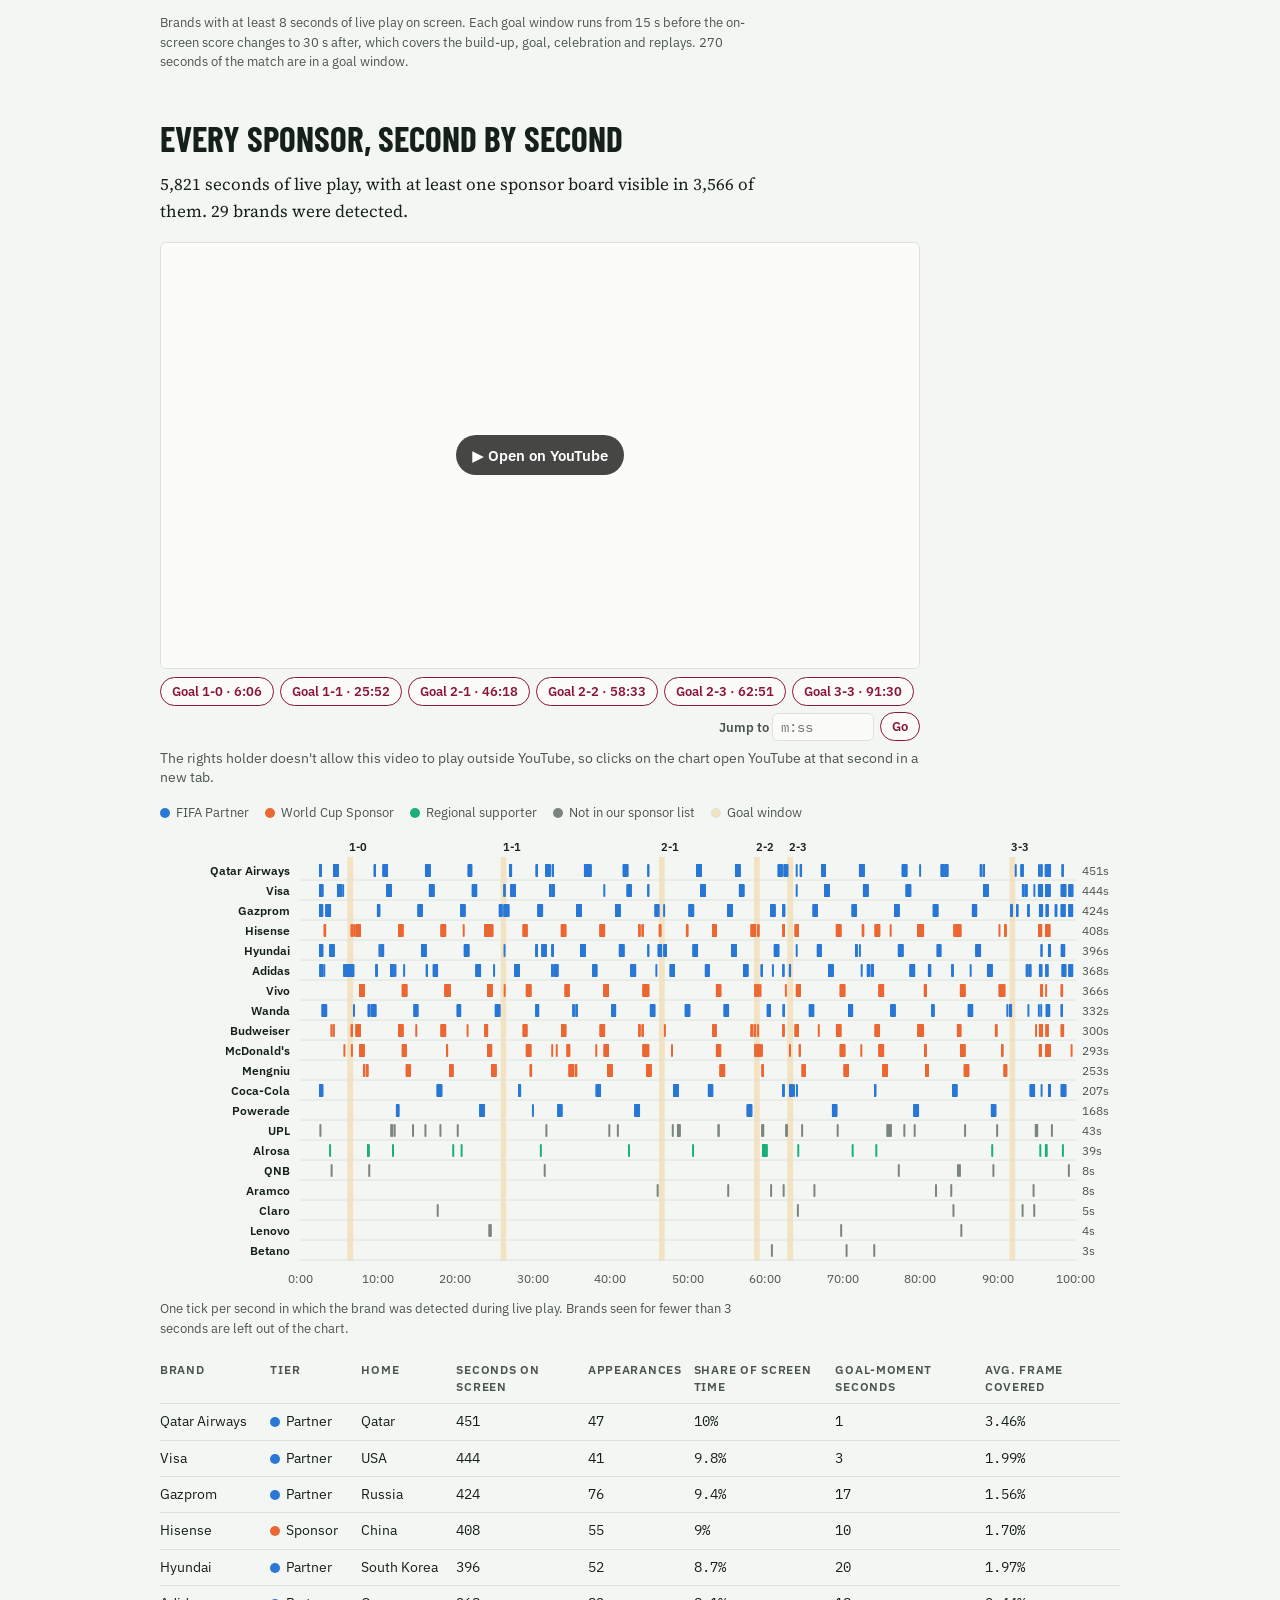
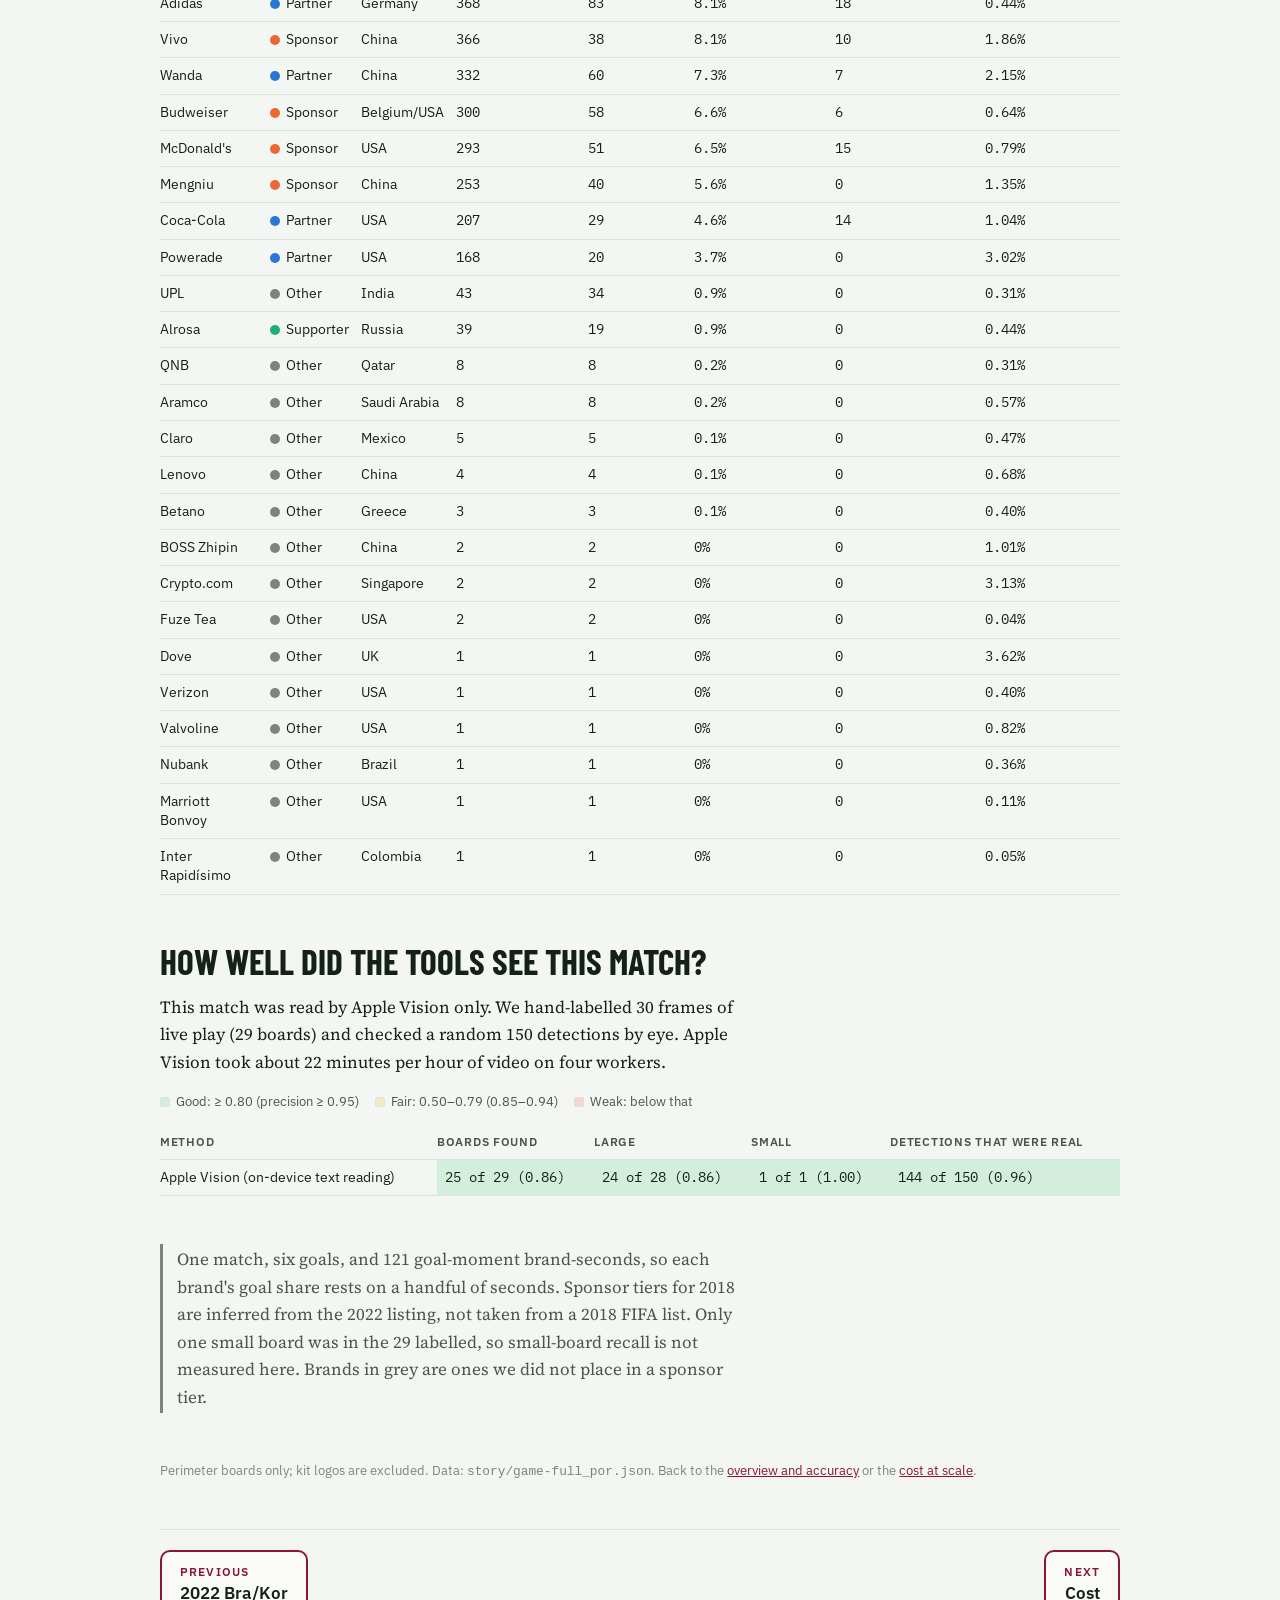
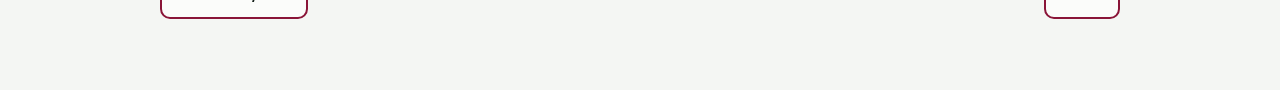
<file: docs/game-full-por.html>
<!doctype html>
<html lang="en">
<head>
<meta charset="utf-8">
<meta name="viewport" content="width=device-width, initial-scale=1, viewport-fit=cover">
<title>Portugal v Spain 2018</title>
<link rel="preconnect" href="https://fonts.googleapis.com">
<link rel="preconnect" href="https://fonts.gstatic.com" crossorigin>
<link rel="stylesheet" href="https://fonts.googleapis.com/css2?family=Barlow+Condensed:wght@600;700&family=IBM+Plex+Mono:wght@500&family=IBM+Plex+Sans:wght@400;600&family=Source+Serif+4:opsz,wght@8..60,400;8..60,600&display=swap">
<link rel="stylesheet" href="style.css">
<style>html, body { margin: 0; } img { max-width: 100%; } [hidden] { display: none !important; } :root { padding-top: env(safe-area-inset-top, 0px); padding-bottom: env(safe-area-inset-bottom, 0px); }</style>
</head>
<body>
<main class="wrap" data-page="full_por" data-yt="EGjiKT12JR8">

  <nav class="top" aria-label="Pages">
    <a href="index.html">Overview</a>
    <a href="game-2022.html">2022 Final</a>
    <a href="game-2026.html">2026 Bra/Mor</a>
    <a href="game-2026-final.html">2026 Final</a>
    <a href="game-full-bra.html">2022 Bra/Kor</a>
    <a href="game-full-por.html" aria-current="page">2018 Por/Esp</a>
    <a href="cost.html">Cost</a>
  </nav>

  <header class="hero">
    <p class="eyebrow">2018 group B · Portugal 3–3 Spain · full match, 1:40</p>
    <h1>The most-seen board got one second of goal time</h1>
    <p class="dek">In this six-goal draw, Qatar Airways had more sponsor screen time than any other brand (451 seconds, 10.0%) and 1 second inside a goal window. Six goals went to six different sets of boards, led by Adidas, Gazprom, Hyundai, McDonald's, Coca-Cola and Wanda.</p>
  </header>

  <section aria-labelledby="b1">
    <div class="col">
      <h2 id="b1">Goal by goal</h2>
      <p>Six goals means six separate windows, so this is a better test than a one-goal clip of whether one brand keeps getting the goals. It didn't. A different brand led every window.</p>
      <ul class="plain">
        <li><strong>Partners kept their share:</strong> FIFA's top tier had 61.6% of screen time and 66.1% of goal-moment seconds.</li>
        <li><strong>Over-index:</strong> Hyundai (8.7% to 16.5%), Adidas (8.1% to 14.9%) and Coca-Cola (4.6% to 11.6%).</li>
        <li><strong>Under-index:</strong> Qatar Airways, Visa (9.8% to 2.5%) and Mengniu, which had 253 seconds on screen and none during a goal.</li>
      </ul>
    </div>
    <div class="table-wrap"><table><thead><tr><th>Goal</th><th>At</th><th>Brand-seconds in the window</th><th>Who had them</th></tr></thead><tbody><tr><td>1-0</td><td class="n">6:21</td><td class="n">23</td><td>Adidas 15, Hisense 3, Budweiser 3</td></tr><tr><td>1-1</td><td class="n">26:07</td><td class="n">16</td><td>Gazprom 11, Visa 3, Hyundai 1</td></tr><tr><td>2-1</td><td class="n">46:33</td><td class="n">25</td><td>Hyundai 19, Hisense 4, Budweiser 1</td></tr><tr><td>2-2</td><td class="n">58:48</td><td class="n">27</td><td>McDonald's 13, Vivo 9, Hisense 3</td></tr><tr><td>2-3</td><td class="n">63:06</td><td class="n">18</td><td>Coca-Cola 14, Adidas 3, McDonald's 1</td></tr><tr><td>3-3</td><td class="n">91:45</td><td class="n">12</td><td>Wanda 6, Gazprom 5, Qatar Airways 1</td></tr></tbody></table></div>
    <figure>
      <div class="legend"><span><i style="background:var(--s1)"></i>Share of all sponsor screen time</span><span><i style="background:var(--s2)"></i>Share of goal-moment seconds</span></div>
      <div class="chart" id="dumbbell"></div>
      <figcaption>Brands with at least 8 seconds of live play on screen. Each goal window runs from 15 s before the on-screen score changes to 30 s after, which covers the build-up, goal, celebration and replays. 270 seconds of the match are in a goal window.</figcaption>
    </figure>
  </section>

  <section aria-labelledby="b2">
    <div class="col">
      <h2 id="b2">Every sponsor, second by second</h2>
      <p>5,821 seconds of live play, with at least one sponsor board visible in 3,566 of them. 29 brands were detected.</p>
    </div>
    <div class="player"><div class="player-frame"><div id="yt-player"></div></div><p class="player-status">Click any tick, row or goal window in the chart below to jump the video to that second.</p></div>
    <figure>
      <div class="legend"><span><i style="background:var(--t1)"></i>FIFA Partner</span><span><i style="background:var(--t2)"></i>World Cup Sponsor</span><span><i style="background:var(--t3)"></i>Regional supporter</span><span><i style="background:var(--s1)"></i>Not in our sponsor list</span><span><i style="background:var(--moment);border:1px solid var(--rule)"></i>Goal window</span></div>
      <div class="chart" id="timeline"></div>
      <figcaption>One tick per second in which the brand was detected during live play. Brands seen for fewer than 3 seconds are left out of the chart.</figcaption>
    </figure>
    <div class="table-wrap" id="brands"></div>
  </section>

  <section aria-labelledby="b3">
    <div class="col">
      <h2 id="b3">How well did the tools see this match?</h2>
      <p>This match was read by Apple Vision only. We hand-labelled 30 frames of live play (29 boards) and checked a random 150 detections by eye. Apple Vision took about 22 minutes per hour of video on four workers.</p>
    </div>
    <div class="legend"><span><i class="sq" style="background:var(--q-good)"></i>Good: ≥ 0.80 (precision ≥ 0.95)</span><span><i class="sq" style="background:var(--q-fair)"></i>Fair: 0.50–0.79 (0.85–0.94)</span><span><i class="sq" style="background:var(--q-weak)"></i>Weak: below that</span></div>
    <div class="table-wrap"><table><thead><tr><th>Method</th><th>Boards found</th><th>Large</th><th>Small</th><th>Detections that were real</th></tr></thead><tbody><tr><td>Apple Vision (on-device text reading)</td><td class="n q-good">25 of 29 (0.86)</td><td class="n q-good">24 of 28 (0.86)</td><td class="n q-good">1 of 1 (1.00)</td><td class="n q-good">144 of 150 (0.96)</td></tr></tbody></table></div>
  </section>

  <p class="caveat col">One match, six goals, and 121 goal-moment brand-seconds, so each brand's goal share rests on a handful of seconds. Sponsor tiers for 2018 are inferred from the 2022 listing, not taken from a 2018 FIFA list. Only one small board was in the 29 labelled, so small-board recall is not measured here. Brands in grey are ones we did not place in a sponsor tier.</p>

  <footer><p>Perimeter boards only; kit logos are excluded. Data: <code>story/game-full_por.json</code>. Back to the <a href="index.html">overview and accuracy</a> or the <a href="cost.html">cost at scale</a>.</p></footer>
  <nav class="pager" aria-label="Previous and next page"><a href="game-full-bra.html"><span>Previous</span>2022 Bra/Kor</a><a class="next" href="cost.html"><span>Next</span>Cost</a></nav>
</main>
<script src="script.js"></script>
</body>
</html>
</file>
<file: docs/style.css>
/* Layout: one reading column (~66ch); charts and tables may run wider inside their own scroll containers. */
:root {
  --bg: #f4f6f3;
  --surface: #fbfcfa;
  --ink: #15201a;
  --ink-2: #4a554e;
  --ink-3: #7b857e;
  --rule: #dde3dc;
  --accent: #8a1538;        /* UI accent only */
  --nav-bg: #8a1538;        /* navigation bar: accent fill */
  --nav-ink: #ffffff;
  --moment: #f3e3c3;        /* shaded goal windows */
  --t1: #2a78d6;            /* FIFA Partner */
  --t2: #eb6834;            /* World Cup Sponsor */
  --t3: #1baf7a;            /* Regional supporter */
  --s1: #7b857e;            /* share of screen time (baseline) */
  --s2: #6250d6;            /* share of goal moments (highlight) */
  --q-good: #d3eedd;        /* accuracy bands: tinted cell grounds, text stays ink */
  --q-fair: #f5e8c4;
  --q-weak: #f6d6d2;
  --bar-good: #1f9d6a;      /* cost bars: cheap / middle / expensive */
  --bar-fair: #d9a21b;
  --bar-weak: #cf4a3d;
  --f-display: "Barlow Condensed", "Arial Narrow", system-ui, sans-serif;
  --f-body: "Source Serif 4", Georgia, "Times New Roman", serif;
  --f-data: "IBM Plex Mono", ui-monospace, "SFMono-Regular", Menlo, monospace;
  --f-ui: "IBM Plex Sans", system-ui, -apple-system, "Segoe UI", sans-serif;
  color-scheme: light;
}
@media (prefers-color-scheme: dark) {
  :root:not([data-theme="light"]) {
    --bg: #111613; --surface: #171d19; --ink: #e9eee9; --ink-2: #b4bdb6; --ink-3: #87918a; --rule: #2a332d;
    --accent: #e0708f; --nav-bg: #e0708f; --nav-ink: #111613; --moment: #3a3220; --t1: #3987e5; --t2: #d95926; --t3: #199e70; --s1: #87918a; --s2: #9085e9;
    --q-good: #1f3d2c; --q-fair: #403517; --q-weak: #4a2421; --bar-good: #2fb883; --bar-fair: #e0ae2f; --bar-weak: #e5675a;
    color-scheme: dark;
  }
}
:root[data-theme="dark"] {
  --bg: #111613; --surface: #171d19; --ink: #e9eee9; --ink-2: #b4bdb6; --ink-3: #87918a; --rule: #2a332d;
  --accent: #e0708f; --nav-bg: #e0708f; --nav-ink: #111613; --moment: #3a3220; --t1: #3987e5; --t2: #d95926; --t3: #199e70; --s1: #87918a; --s2: #9085e9;
    --q-good: #1f3d2c; --q-fair: #403517; --q-weak: #4a2421; --bar-good: #2fb883; --bar-fair: #e0ae2f; --bar-weak: #e5675a;
  color-scheme: dark;
}

* { box-sizing: border-box; }
body { background: var(--bg); color: var(--ink); font: 17px/1.62 var(--f-body); }
.wrap { max-width: 1000px; margin: 0 auto; padding-inline: 20px; padding-block: 28px 72px; display: grid; gap: 48px; }
.col { max-width: 66ch; display: grid; gap: 14px; min-width: 0; }
section { display: grid; gap: 16px; min-width: 0; }
h1, h2 { font-family: var(--f-display); font-weight: 700; line-height: 1.05; text-wrap: balance; margin: 0; text-transform: uppercase; }
h1 { font-size: clamp(2.4rem, 6.5vw, 4.2rem); letter-spacing: -0.01em; }
h2 { font-size: clamp(1.6rem, 3.6vw, 2.2rem); }
p { margin: 0; }
a { color: var(--accent); }
:focus-visible { outline: 2px solid var(--accent); outline-offset: 2px; }
.eyebrow { font: 600 0.78rem/1.2 var(--f-ui); text-transform: uppercase; letter-spacing: 0.12em; color: var(--accent); }
.dek { font-size: 1.2rem; color: var(--ink-2); max-width: 62ch; }
.num { font-family: var(--f-data); font-variant-numeric: tabular-nums; }
.muted { color: var(--ink-3); }

nav.top { display: flex; flex-wrap: nowrap; gap: 4px; padding: 6px; border-radius: 12px; background: var(--nav-bg); font: 600 1rem/1.3 var(--f-ui);
  overflow-x: auto; scrollbar-width: none; box-shadow: 0 2px 10px color-mix(in srgb, var(--nav-bg) 30%, transparent); }
nav.top::-webkit-scrollbar { display: none; }
nav.top a { flex: 1 0 auto; text-align: center; white-space: nowrap; text-decoration: none; color: var(--nav-ink); padding: 8px 14px; border-radius: 8px; transition: background 0.15s; }
nav.top a:hover { background: color-mix(in srgb, var(--nav-ink) 16%, transparent); }
nav.top a[aria-current="page"] { background: var(--nav-ink); color: var(--nav-bg); }

.hero { display: grid; gap: 16px; }
.stats { display: flex; flex-wrap: wrap; gap: 28px; }
.stat { display: grid; gap: 2px; min-width: 0; }
.stat b { font: 700 2.3rem/1 var(--f-display); }
.stat span { font: 0.85rem/1.3 var(--f-ui); color: var(--ink-2); max-width: 24ch; }

figure { margin: 0; display: grid; gap: 10px; min-width: 0; }
figcaption { font: 0.84rem/1.45 var(--f-ui); color: var(--ink-2); max-width: 75ch; }
.fig-title { font: 700 1.1rem/1.3 var(--f-ui); color: var(--ink); }
.chart, .table-wrap { width: 100%; overflow-x: auto; }
.chart svg { display: block; max-width: none; }
.chart text { fill: var(--ink-2); font: 12px var(--f-ui); }
.chart .lbl { fill: var(--ink); font-weight: 600; }
.chart .small { font-size: 11px; }
.chart .on-bar { fill: #fff; font: 600 12px var(--f-data); }
.chart .grid { stroke: var(--rule); stroke-width: 1; }
.legend { display: flex; flex-wrap: wrap; gap: 6px 16px; font: 0.84rem var(--f-ui); color: var(--ink-2); }
.legend i, .dot { display: inline-block; width: 10px; height: 10px; border-radius: 50%; margin-right: 6px; vertical-align: -1px; }
.tip { position: fixed; pointer-events: none; background: var(--ink); color: var(--bg); font: 12px/1.4 var(--f-ui); padding: 6px 8px; border-radius: 4px; max-width: 260px; z-index: 5; }

.frames { display: grid; grid-template-columns: repeat(auto-fit, minmax(270px, 1fr)); gap: 16px; }
.frames img { width: 100%; height: auto; border-radius: 3px; display: block; }
.frames figcaption { font-size: 0.8rem; }

table { border-collapse: collapse; font: 0.86rem/1.4 var(--f-ui); min-width: 720px; width: 100%; }
th, td { text-align: left; padding: 8px 12px 8px 0; border-bottom: 1px solid var(--rule); vertical-align: top; }
th { font-weight: 600; color: var(--ink-2); font-size: 0.74rem; text-transform: uppercase; letter-spacing: 0.06em; }
td.n { font-family: var(--f-data); font-variant-numeric: tabular-nums; white-space: nowrap; }
tr.strong td { font-weight: 600; }

.cards { display: grid; grid-template-columns: repeat(auto-fit, minmax(280px, 1fr)); gap: 16px; }
.card { display: grid; gap: 8px; padding: 18px; background: var(--surface); border: 1px solid var(--rule); border-radius: 6px; text-decoration: none; color: var(--ink); min-width: 0; }
.card:hover { border-color: var(--accent); }
.card b { font: 700 1.35rem/1.1 var(--f-display); text-transform: uppercase; }
.card span { font: 0.9rem/1.45 var(--f-ui); color: var(--ink-2); }
.card em { font: 600 0.82rem var(--f-ui); color: var(--accent); font-style: normal; }

.caveat { border-left: 3px solid var(--ink-3); padding: 2px 0 2px 14px; color: var(--ink-2); }
ul.plain { margin: 0; padding-left: 1.1em; display: grid; gap: 6px; }
footer { font: 0.8rem/1.5 var(--f-ui); color: var(--ink-3); display: grid; gap: 6px; }

@media (max-width: 520px) {
  body { font-size: 16px; }
  .wrap { gap: 40px; padding-inline: 16px; }
}
td.nw { white-space: nowrap; }
td.q-good, td.q-fair, td.q-weak { padding-left: 8px; }
td.q-good { background: var(--q-good); }
td.q-fair { background: var(--q-fair); }
td.q-weak { background: var(--q-weak); }
.legend i.sq { border-radius: 2px; border: 1px solid var(--rule); }

/* previous / next at the foot of every page */
.pager { display: flex; justify-content: space-between; gap: 16px; border-top: 1px solid var(--rule); padding-top: 20px; font: 600 1.05rem/1.3 var(--f-ui); }
.pager a { display: grid; gap: 4px; text-decoration: none; color: var(--ink); max-width: 48%; padding: 12px 18px; border: 2px solid var(--accent); border-radius: 10px; background: var(--surface); }
.pager a:hover { background: var(--accent); color: var(--nav-ink); }
.pager a:hover span { color: var(--nav-ink); }
.pager a span { font: 600 0.72rem var(--f-ui); text-transform: uppercase; letter-spacing: 0.1em; color: var(--accent); }
.pager a.next { text-align: right; margin-left: auto; }
/* "Play at m:ss": seeks the page's one player (opens YouTube where nothing plays in the page) */
a.yt { white-space: nowrap; }
a.play-at { display: inline-block; margin-top: 4px; padding: 3px 10px; border: 1.5px solid var(--accent); border-radius: 999px; font: 600 0.8rem/1.4 var(--f-ui); text-decoration: none; }
a.play-at:hover { background: var(--accent); color: var(--nav-ink); }
.clip-card { display: grid; place-items: center; aspect-ratio: 16 / 9; max-width: 100%; background: var(--surface); border: 1px solid var(--rule); border-radius: 4px; text-decoration: none; color: var(--ink); font: 600 1rem var(--f-ui); }
.clip-card:hover { border-color: var(--accent); color: var(--accent); }
.yt-thumb { background-size: cover; background-position: center; position: relative; overflow: hidden; }
.yt-thumb span { background: rgba(0, 0, 0, 0.72); color: #fff; padding: 10px 16px; border-radius: 999px; font: 600 0.95rem var(--f-ui); }
.yt-thumb:hover span { background: #c4302b; }
.chart-grid { display: grid; grid-template-columns: repeat(auto-fit, minmax(min(340px, 100%), 1fr)); gap: 20px 28px; max-width: 800px; min-width: 0; }
.chart-grid .chart svg { width: 100%; height: auto; max-width: 380px; }
.chart-grid .chart { min-width: 0; }
.chart-grid .chart.big { grid-column: 1 / -1; }
.chart-grid .chart.big svg { max-width: 760px; }
/* YouTube player above the second-by-second chart */
.player { display: grid; gap: 8px; max-width: 760px; }
.player-frame { aspect-ratio: 16 / 9; width: 100%; background: var(--surface); border: 1px solid var(--rule); border-radius: 6px; overflow: hidden; }
.player-frame iframe, .player-frame > div, .player-frame video { width: 100%; height: 100%; border: 0; display: block; background: #000; }
.jumps { display: flex; flex-wrap: wrap; gap: 6px; align-items: center; font: 600 0.82rem/1.3 var(--f-ui); }
.jumps a, .jumps button { padding: 5px 11px; border: 1.5px solid var(--accent); border-radius: 999px; background: var(--surface); color: var(--accent); font: inherit; text-decoration: none; cursor: pointer; }
.jumps a:hover, .jumps button:hover { background: var(--accent); color: var(--nav-ink); }
.jumps form { display: flex; gap: 6px; align-items: center; margin-left: auto; }
.jumps label { color: var(--ink-2); }
.jumps input { width: 7.5em; padding: 4px 8px; border: 1px solid var(--rule); border-radius: 6px; background: var(--surface); color: var(--ink); font: 0.85rem var(--f-data); }
.player-frame .clip-card { height: 100%; aspect-ratio: auto; border: 0; }
.player-status { font: 0.85rem/1.4 var(--f-ui); color: var(--ink-2); margin: 0; }
.chart .seek { cursor: pointer; }
</file>
